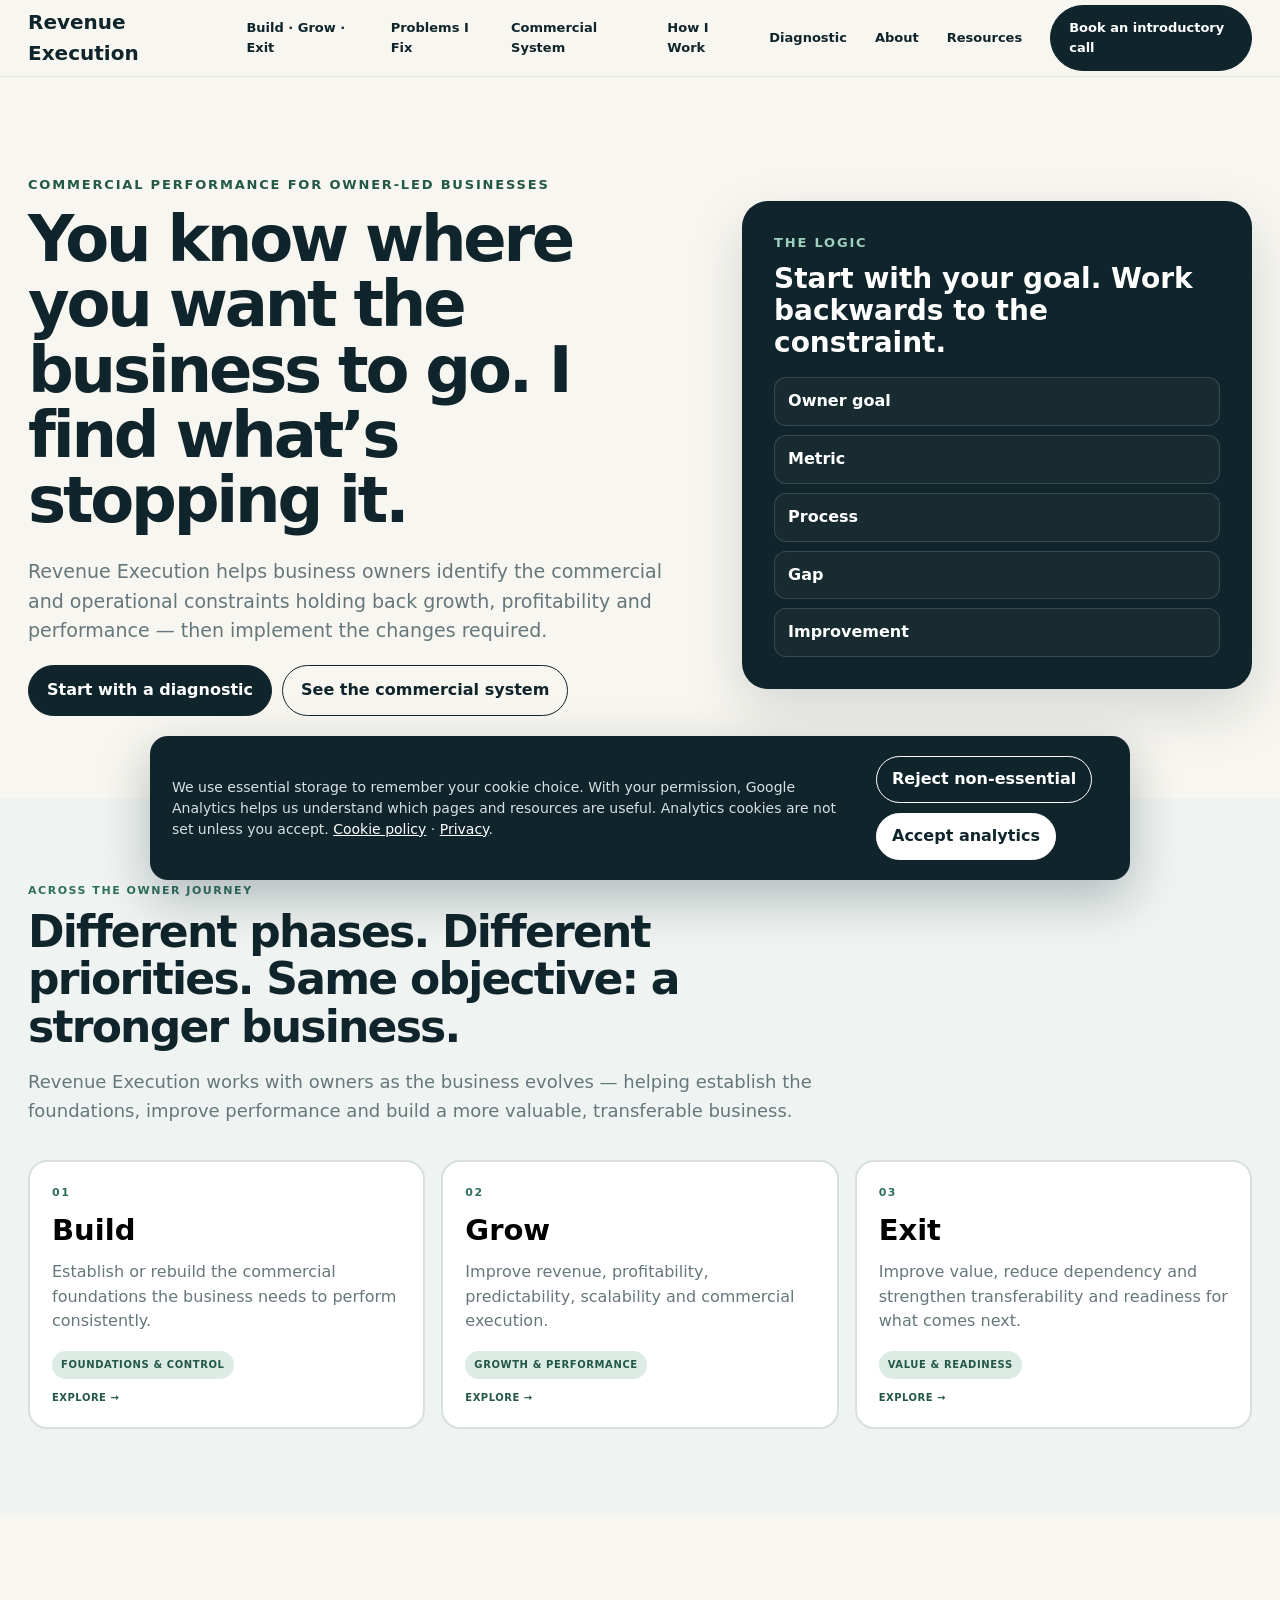
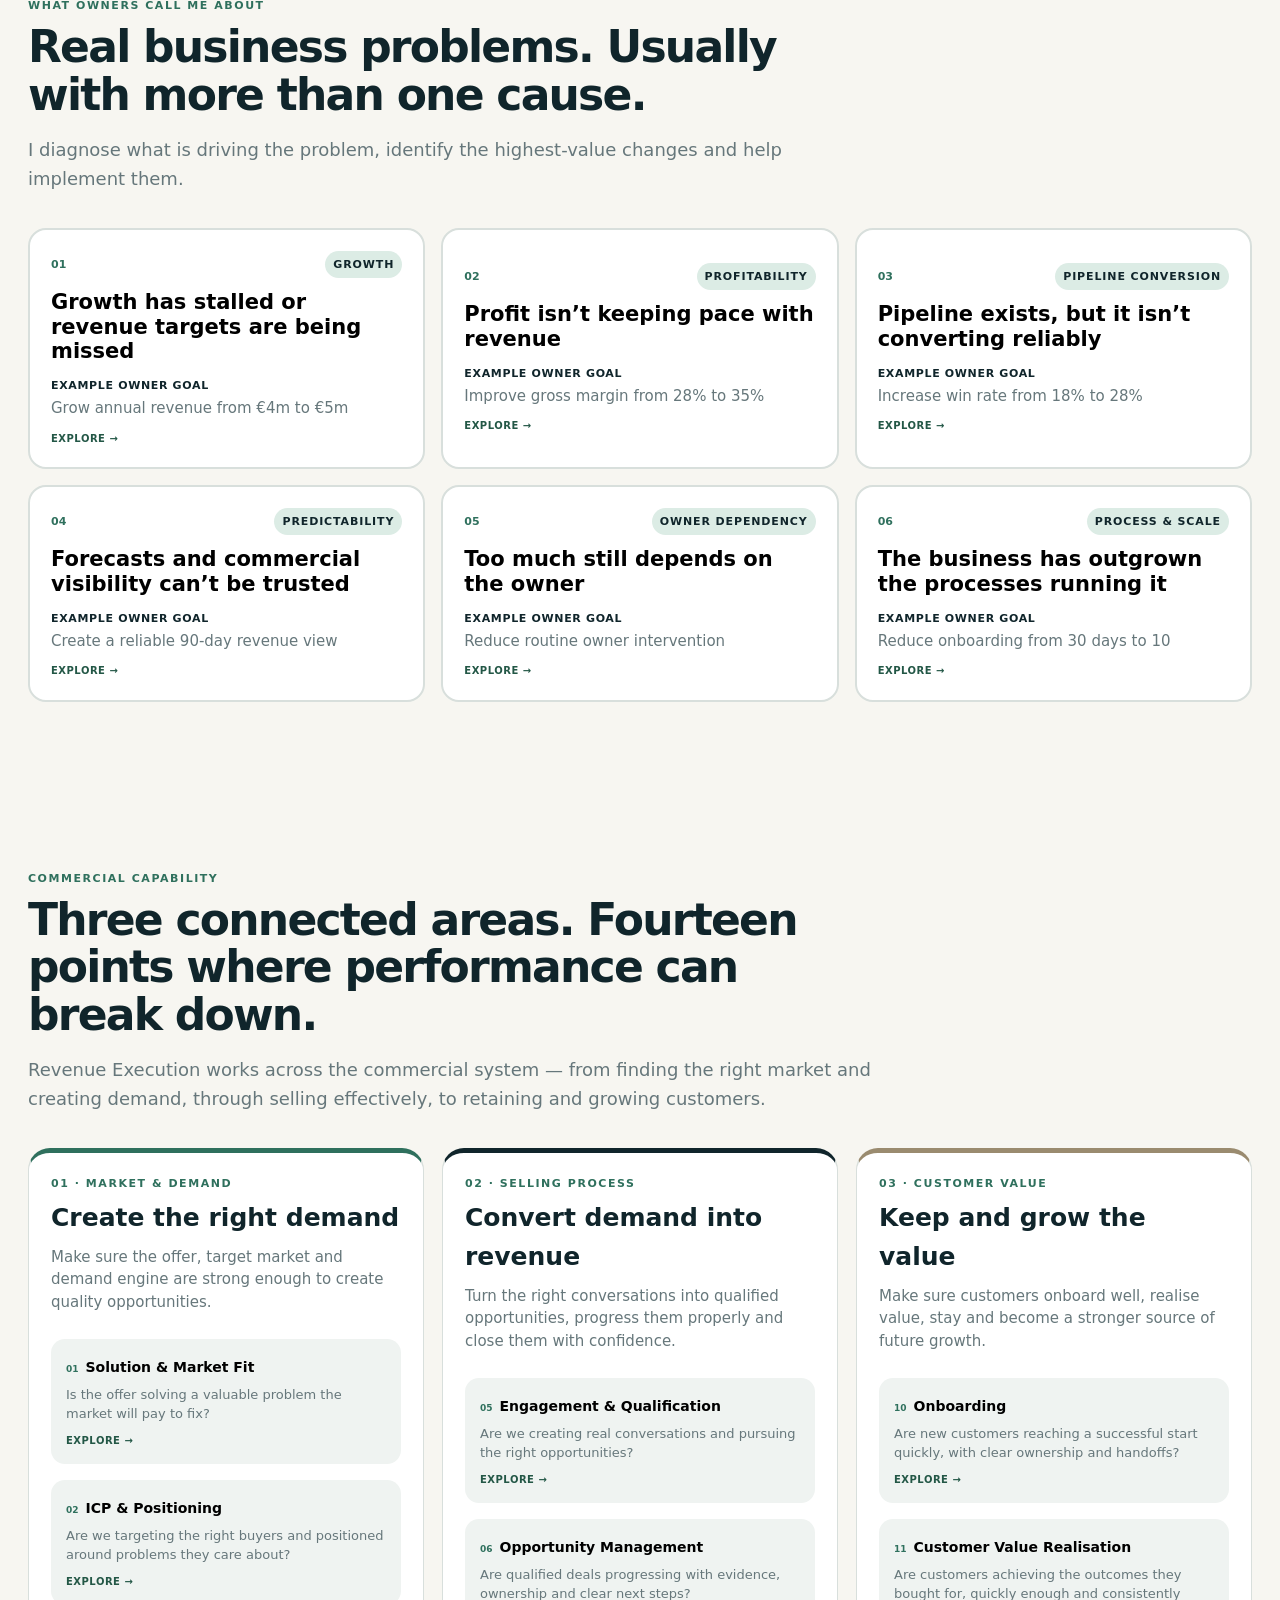
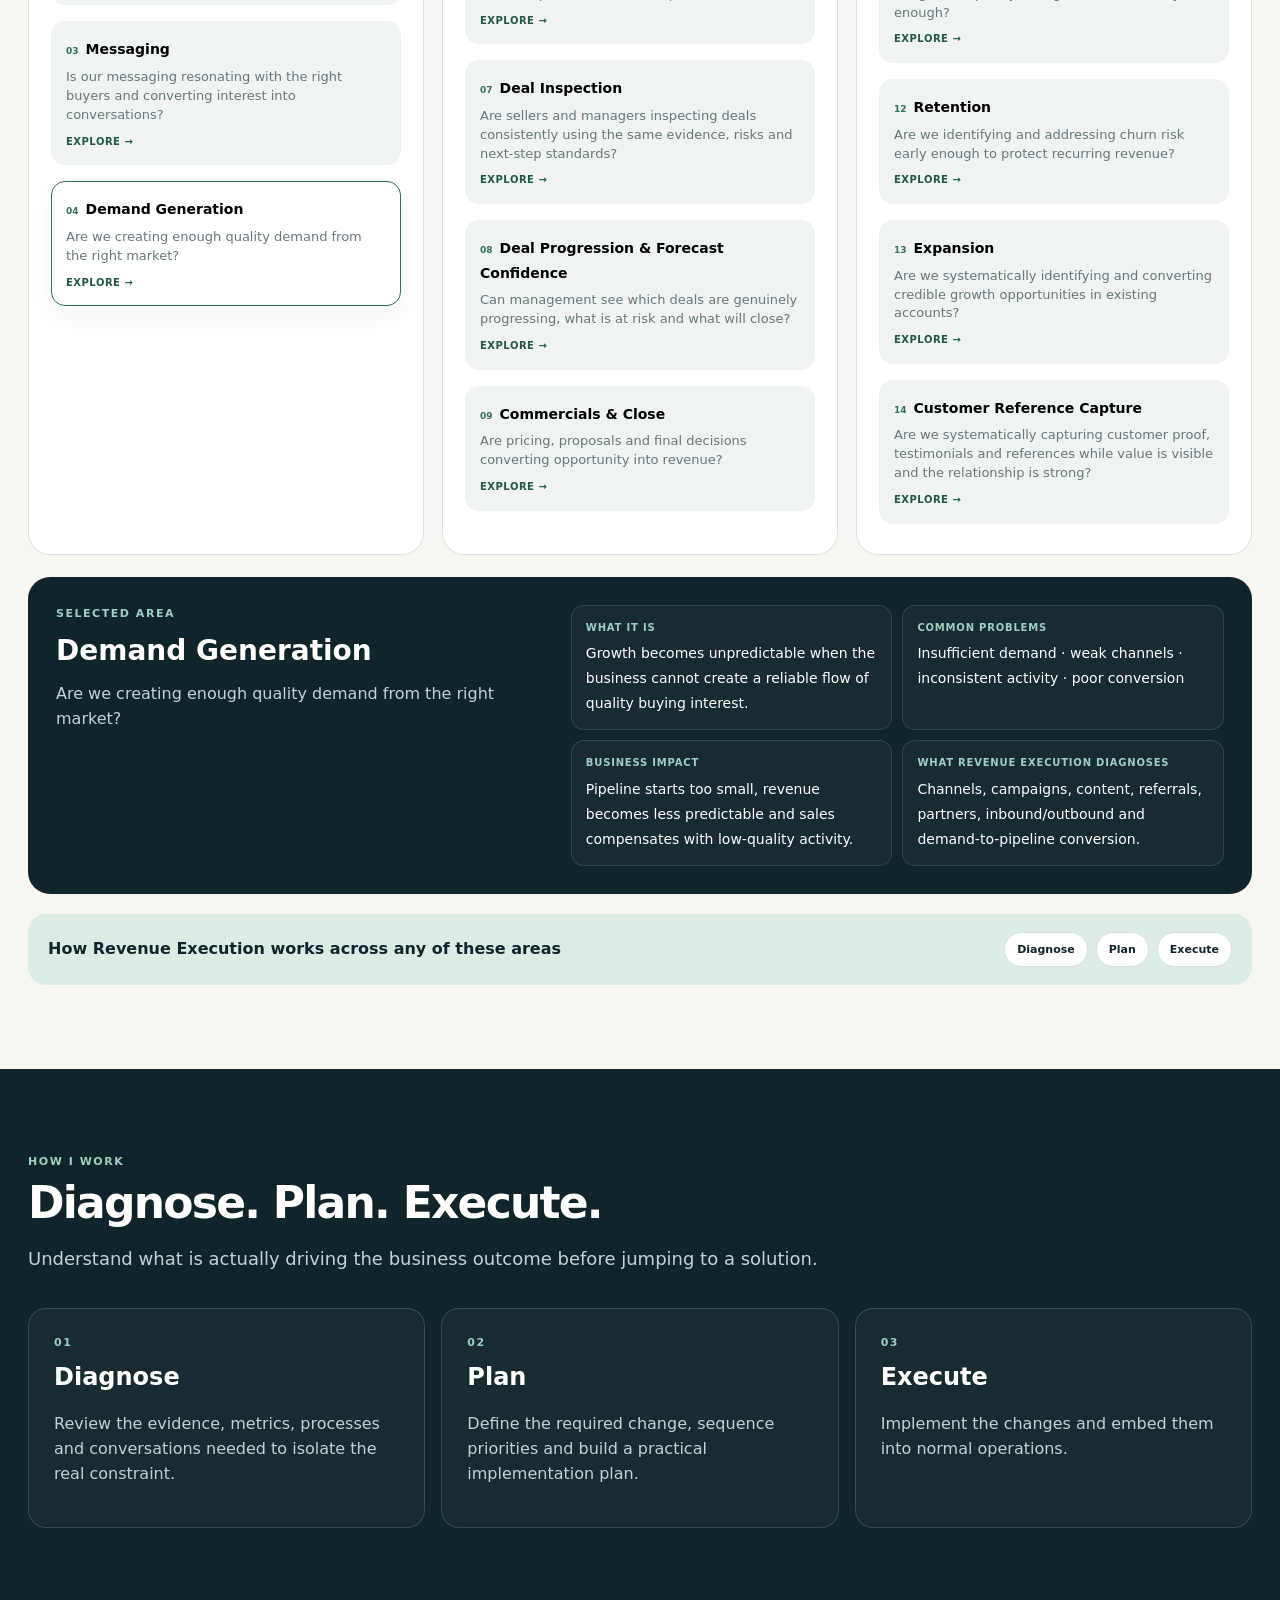
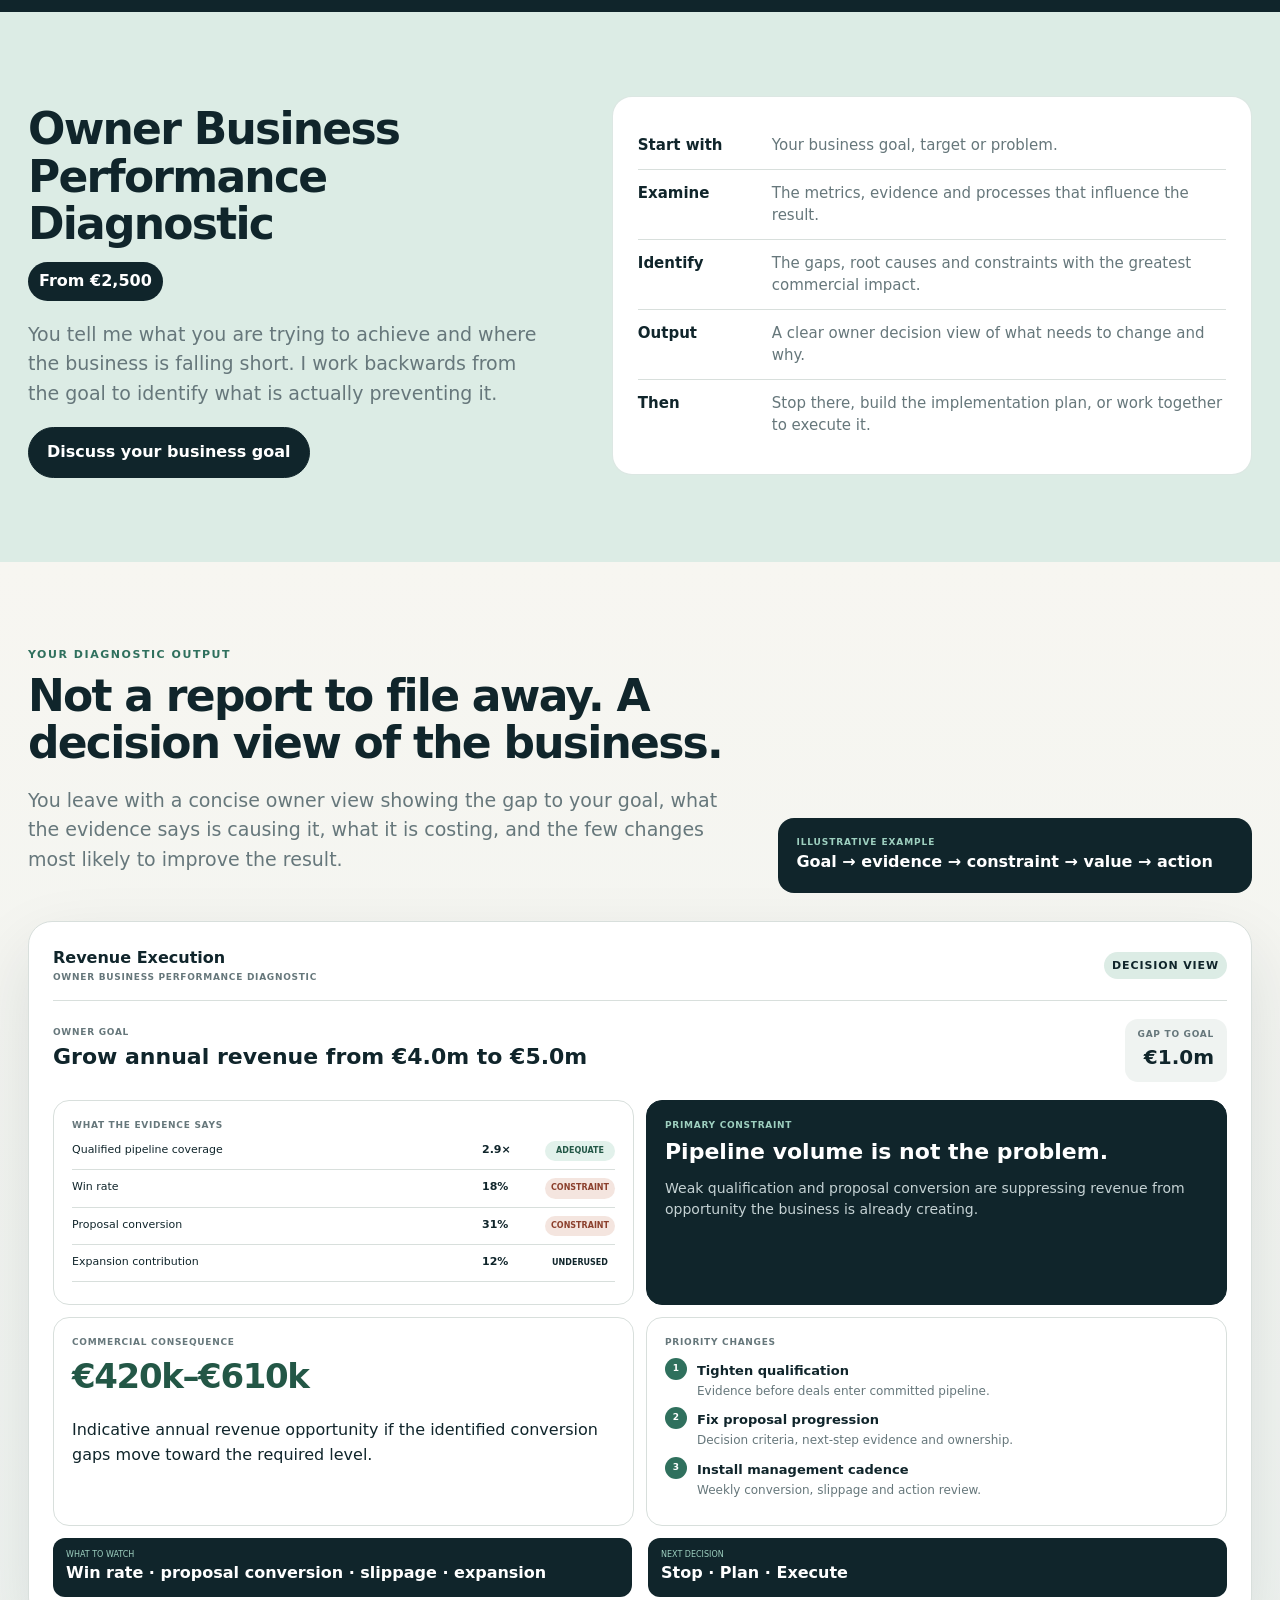
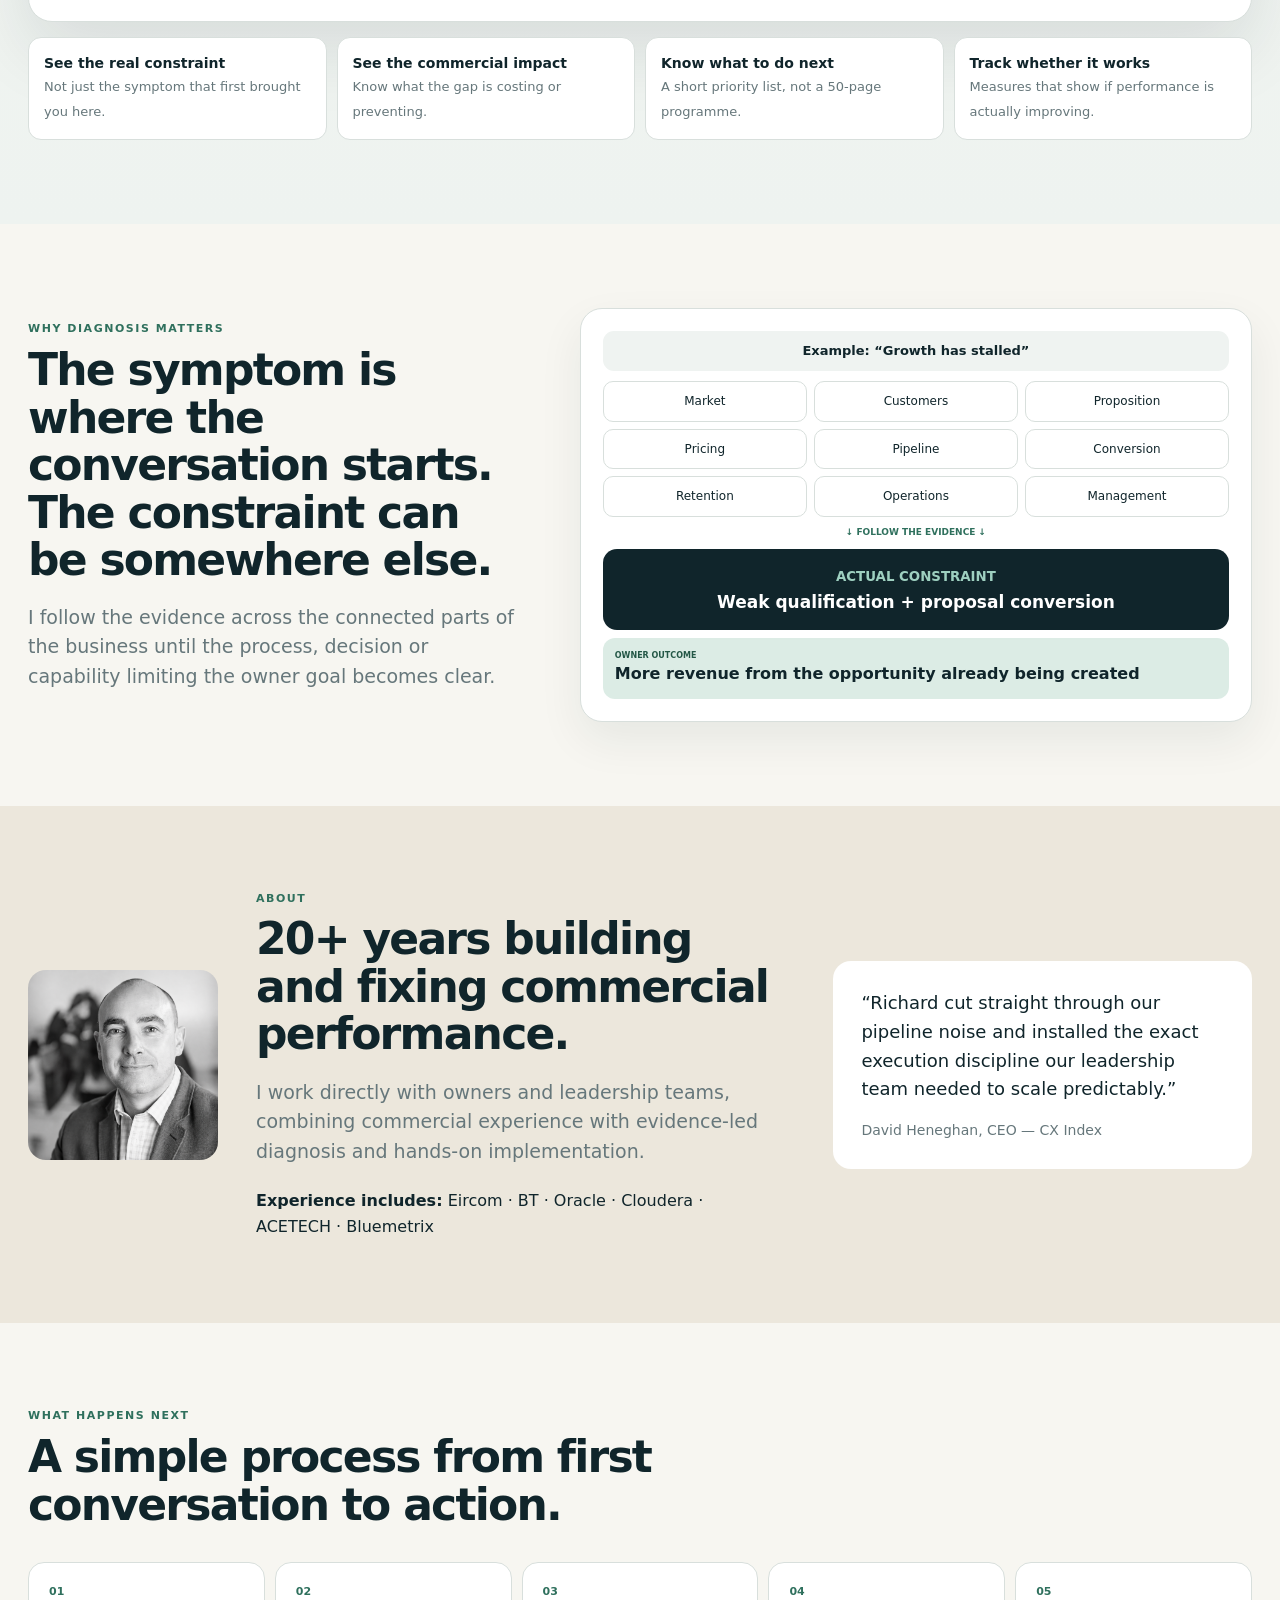
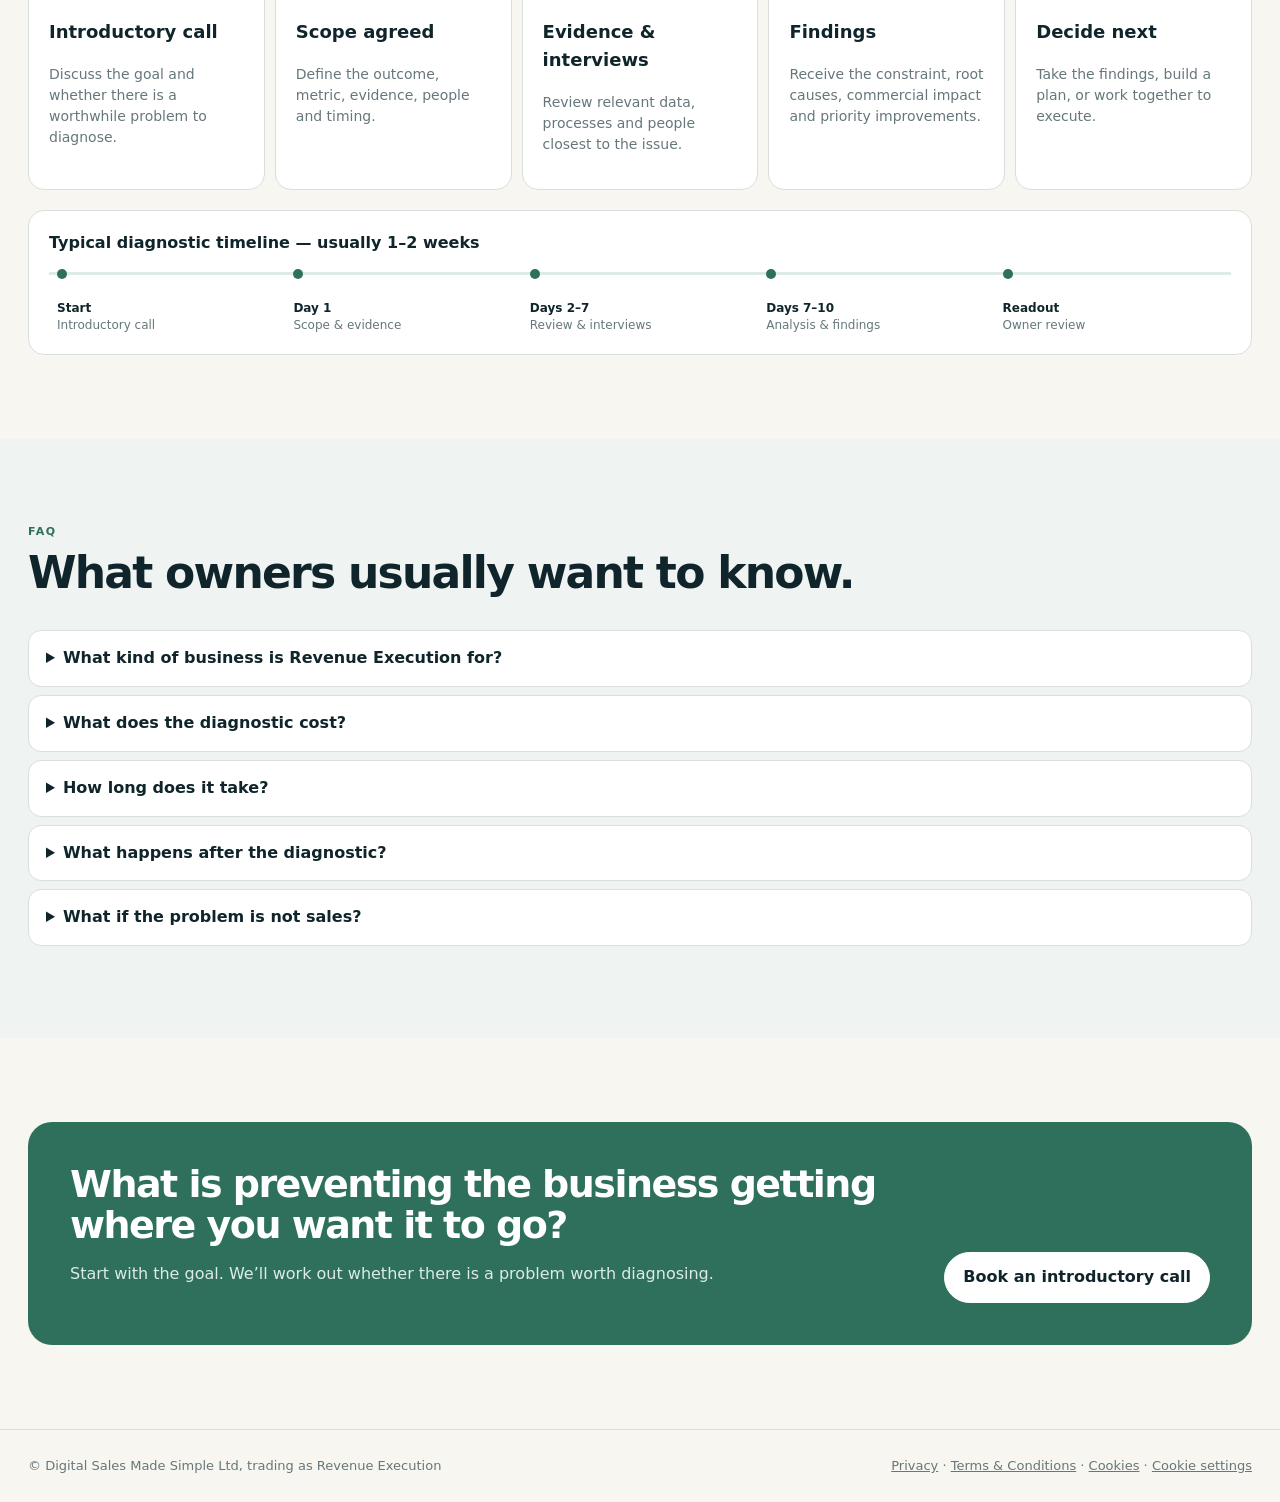
<file: index.html>
<!doctype html>
<!-- Revenue Execution Owner Website V23 -->
<html lang="en">
<head>
<meta charset="utf-8">
<meta name="viewport" content="width=device-width,initial-scale=1">
<meta name="description" content="Revenue Execution helps business owners identify what is preventing the business achieving its goals, determine what needs to change, and implement the commercial and operational improvements required.">
<title>Revenue Execution — Commercial Performance for Owner-Led Businesses</title>
<style>
:root{--i:#10252b;--p:#f7f6f1;--w:#fff;--m:#dcece5;--g:#2f705d;--g2:#235746;--x:#66777b;--l:#d8dfdc;--s:#eff3f1;--a:#ece7dc}
*{box-sizing:border-box}html{scroll-behavior:smooth}body{margin:0;background:var(--p);color:var(--i);font-family:Inter,system-ui,sans-serif;line-height:1.55}
a{color:inherit;text-decoration:none}.wrap{max-width:1320px;margin:auto;padding:0 28px}
nav{position:sticky;top:0;z-index:20;background:#f7f6f1f2;border-bottom:1px solid #10252b12;backdrop-filter:blur(12px)}
.nav{min-height:76px;display:flex;align-items:center;justify-content:space-between;gap:18px}.brand{font-weight:900;font-size:20px}.links{display:flex;align-items:center;gap:28px;font-size:13px;font-weight:750}
.btn{display:inline-flex;padding:12px 18px;border-radius:999px;background:var(--i);color:#fff;font-weight:800;border:1px solid var(--i)}.btn.alt{background:transparent;color:var(--i)}
section{padding:84px 0}.ey{font-size:11px;text-transform:uppercase;letter-spacing:.14em;color:var(--g);font-weight:900}.hero .ey{font-size:13px;color:var(--g2)}
h1{font-size:64px;line-height:1.02;letter-spacing:-.05em;margin:12px 0 24px}h2{font-size:44px;line-height:1.08;letter-spacing:-.04em;margin:9px 0 14px}
.lead{font-size:19px;color:var(--x);max-width:780px}.hero{padding:98px 0 82px}.hero-grid{display:grid;grid-template-columns:1.12fr .88fr;gap:65px;align-items:center}
.hero-card{background:var(--i);color:#fff;border-radius:26px;padding:32px;box-shadow:0 22px 55px #10252b25}.hero-card h3{font-size:28px;line-height:1.15;margin:9px 0 18px}
.logic{display:grid;gap:9px}.logic span{border:1px solid #ffffff25;border-radius:12px;padding:11px 13px;background:#ffffff08;font-weight:750}
.actions{display:flex;gap:10px;flex-wrap:wrap}.head{max-width:850px;margin-bottom:34px}.head p{color:var(--x);font-size:18px;line-height:1.6}

.journey{background:var(--s)}.journey-grid{display:grid;grid-template-columns:repeat(3,1fr);gap:16px}
.journey-card{width:100%;background:#fff;border:2px solid var(--l);border-radius:19px;padding:22px;min-height:190px;text-align:left;font:inherit;cursor:pointer;transition:.18s}.journey-card:hover,.journey-card.active{border-color:var(--g);transform:translateY(-2px);box-shadow:0 10px 24px #10252b0d}
.journey-card h3{font-size:29px;margin:7px 0}.journey-card p{color:var(--x);margin:0}.tag{display:inline-block;margin-top:17px;background:var(--m);color:var(--g2);padding:6px 9px;border-radius:999px;font-size:10px;font-weight:900;text-transform:uppercase;letter-spacing:.06em}.card-explore{display:block;margin-top:11px;font-size:10px;font-weight:900;color:var(--g2);text-transform:uppercase;letter-spacing:.05em}

.issues{display:grid;grid-template-columns:repeat(3,1fr);gap:16px}.issue{width:100%;background:#fff;border:2px solid var(--l);border-radius:18px;padding:21px;min-height:180px;transition:.18s;text-align:left;font:inherit;cursor:pointer}
.issue:hover,.issue.active{border-color:var(--g);transform:translateY(-2px);box-shadow:0 10px 24px #10252b0d}.top{display:flex;justify-content:space-between;gap:10px;align-items:center}.num{font-size:11px;font-weight:900;color:var(--g)}
.cat{font-size:11px;text-transform:uppercase;letter-spacing:.08em;background:var(--m);color:var(--i);padding:5px 8px;border-radius:999px;font-weight:900}.goal-label{display:block;margin:13px 0 3px;font-size:11px;text-transform:uppercase;letter-spacing:.06em;color:var(--i);font-weight:900}.issue h3{font-size:21px;line-height:1.18;margin:12px 0 8px}.issue p{font-size:15px;line-height:1.5;color:var(--x);margin:0}

.contextdetail{display:none;margin-top:18px;background:#fff;color:var(--i);border:1px solid var(--l);border-radius:18px;padding:22px;grid-template-columns:.8fr 1.2fr;gap:22px;box-shadow:0 12px 28px #10252b0b}.contextdetail.visible{display:grid}
.contextdetail h3{font-size:24px;margin:6px 0 8px}.contextdetail p{color:var(--x);margin:0}.contextdetail .ey{font-size:13px;color:var(--i)!important;letter-spacing:.1em}.contextdetail .goal-label{font-size:12px;color:var(--i)!important;letter-spacing:.06em}.contextgrid{display:grid;grid-template-columns:1fr 1fr;gap:9px}
.contextbox{border:1px solid var(--l);background:var(--s);border-radius:12px;padding:13px}.contextbox b{display:block;font-size:12px;text-transform:uppercase;letter-spacing:.07em;color:var(--g2);margin-bottom:5px}.contextbox span{font-size:14px;line-height:1.5;color:var(--i)}

.commercial{background:var(--p)}.zones{display:grid;grid-template-columns:repeat(3,1fr);gap:18px}
.zone{background:#fff;border:1px solid var(--l);border-radius:22px;padding:22px}.zone.market{border-top:5px solid var(--g)}.zone.sell{border-top:5px solid var(--i)}.zone.customer{border-top:5px solid #9a8b6f}
.zone h3{font-size:25px;margin:7px 0 8px}.zone p{font-size:15px;line-height:1.5;margin:0 0 18px;color:var(--x)}
.stage{width:100%;background:var(--s);border:1px solid transparent;border-radius:14px;padding:15px 14px;margin:8px 0;text-align:left;cursor:pointer;font:inherit;transition:.18s}
.stage:hover,.stage.active{background:#fff;border-color:var(--g);box-shadow:0 10px 24px #10252b0d}.stage .n{font-size:9px;font-weight:900;color:var(--g);margin-right:7px}.stage b{font-size:14px}
.stage small{display:block;color:var(--x);font-size:13px;margin-top:6px;line-height:1.45}.stage .explore{display:block;margin-top:9px;font-size:10px;font-weight:900;color:var(--g2);text-transform:uppercase;letter-spacing:.05em}
.comdetail{margin-top:22px;background:var(--i);color:#fff;border-radius:22px;padding:28px;display:grid;grid-template-columns:.85fr 1.15fr;gap:32px}
.comdetail h3{font-size:28px;margin:7px 0 10px}.comdetail p{color:#c5d2d4;margin:0}.detailgrid{display:grid;grid-template-columns:1fr 1fr;gap:10px}
.box{border:1px solid #ffffff20;background:#ffffff08;border-radius:13px;padding:14px}.box b{display:block;font-size:10px;text-transform:uppercase;letter-spacing:.08em;color:#9ed0c0;margin-bottom:6px}.box span{font-size:14px;line-height:1.5}
.methodbar{margin-top:20px;background:var(--m);border-radius:18px;padding:18px 20px;display:flex;justify-content:space-between;gap:20px;align-items:center}
.methodsteps{display:flex;gap:8px;flex-wrap:wrap}.methodsteps span{background:#fff;border:1px solid var(--l);border-radius:999px;padding:8px 12px;font-size:11px;font-weight:850}

.method{background:var(--i);color:#fff}.steps{display:grid;grid-template-columns:repeat(3,1fr);gap:16px}.step{border:1px solid #ffffff25;border-radius:18px;padding:25px;background:#ffffff08}
.step h3{font-size:24px;margin:8px 0}.step p{color:#c5d2d4}

.diagnostic{background:var(--m)}.diag{display:grid;grid-template-columns:.9fr 1.1fr;gap:60px;align-items:start}.price{display:inline-block;background:var(--i);color:#fff;padding:7px 11px;border-radius:999px;font-weight:850}
.diagbox{background:#fff;border:1px solid #2f705d2b;border-radius:20px;padding:25px}.row{display:grid;grid-template-columns:120px 1fr;gap:14px;padding:12px 0;border-bottom:1px solid var(--l);font-size:15px;line-height:1.5}.row:last-child{border:0}.row span{color:var(--x)}

.output{background:linear-gradient(180deg,var(--p),#eef3f0)}.outhead{display:grid;grid-template-columns:1.2fr .8fr;gap:40px;align-items:end;margin-bottom:28px}
.promise{background:var(--i);color:#fff;border-radius:16px;padding:18px}.promise span{display:block;font-size:9px;text-transform:uppercase;letter-spacing:.1em;color:#9ed0c0;font-weight:900}
.dashboard{background:#fff;border:1px solid var(--l);border-radius:24px;padding:24px;box-shadow:0 28px 70px #10252b1c}.bar,.goal,.foot{display:flex;justify-content:space-between;gap:16px;align-items:center}
.bar{padding-bottom:15px;border-bottom:1px solid var(--l)}.goal{padding:18px 0}.goal strong{font-size:22px}.badge{background:var(--s);padding:9px 13px;border-radius:13px;text-align:right}
.badge span,.label{display:block;font-size:9px;text-transform:uppercase;letter-spacing:.08em;color:var(--x);font-weight:900}.badge b{font-size:20px}.dashgrid{display:grid;grid-template-columns:1fr 1fr;gap:12px}
.card{border:1px solid var(--l);border-radius:16px;padding:18px;min-height:205px}.metric{display:grid;grid-template-columns:1fr 55px 70px;gap:8px;padding:8px 0;border-bottom:1px solid var(--l);font-size:11px}
.metric em{font-style:normal;font-size:8px;font-weight:900;text-transform:uppercase;text-align:center;padding:4px;border-radius:999px}.ok{background:#e2f1eb;color:var(--g2)}.bad{background:#f4e5df;color:#8b3f2c}
.rootcard{background:var(--i);color:#fff;border-color:var(--i)}.rootcard .label{color:#9ed0c0}.rootcard h3{font-size:22px;line-height:1.15;margin:6px 0}.rootcard p{font-size:14px;line-height:1.5;color:#c5d2d4}
.value{font-size:34px;font-weight:900;color:var(--g2);letter-spacing:-.04em}.action{display:grid;grid-template-columns:24px 1fr;gap:8px;margin:8px 0}.action i{font-style:normal;width:22px;height:22px;border-radius:50%;display:grid;place-items:center;background:var(--g);color:#fff;font-size:9px;font-weight:900}
.action b{font-size:13px}.action span{display:block;font-size:12px;line-height:1.4;color:var(--x)}.foot{margin-top:12px}.foot div{flex:1;background:var(--i);color:#fff;border-radius:12px;padding:11px 13px}.foot span{display:block;color:#9ed0c0;font-size:8px;text-transform:uppercase}
.benefits{display:grid;grid-template-columns:repeat(4,1fr);gap:10px;margin-top:15px}.benefits div{background:#fff;border:1px solid var(--l);border-radius:13px;padding:15px}.benefits b{display:block;font-size:14px}.benefits span{font-size:13px;line-height:1.45;color:var(--x)}

.constraint{display:grid;grid-template-columns:.85fr 1.15fr;gap:55px;align-items:center}.map{background:#fff;border:1px solid var(--l);border-radius:22px;padding:22px;box-shadow:0 18px 45px #10252b12}
.symptom{text-align:center;background:var(--s);padding:10px;border-radius:11px;font-weight:850;font-size:13px}.lanes{display:grid;gap:7px;margin-top:10px}.lane{display:grid;grid-template-columns:repeat(3,1fr);gap:7px}
.lane span{border:1px solid var(--l);border-radius:10px;padding:10px;text-align:center;font-size:12px}.arrow{text-align:center;color:var(--g);font-size:9px;font-weight:900;text-transform:uppercase;padding:9px}
.focus{background:var(--i);color:#fff;border-radius:14px;padding:15px;text-align:center}.focus small{color:#9ed0c0;text-transform:uppercase;font-weight:900}.focus strong{display:block;font-size:17px}.result{background:var(--m);border-radius:12px;padding:12px;margin-top:8px}.result span{display:block;font-size:8px;text-transform:uppercase;color:var(--g2);font-weight:900}

.proof{background:var(--a)}.proofgrid{display:grid;grid-template-columns:minmax(0,1.35fr) minmax(320px,.75fr);gap:52px;align-items:center}.about{display:grid;grid-template-columns:190px minmax(0,1fr);gap:38px;align-items:center}.about img{width:190px;aspect-ratio:1;object-fit:cover;border-radius:18px}.about h2{margin:8px 0 20px;max-width:560px}.about .lead{margin:0 0 22px;max-width:620px}.about p:last-child{margin:0;line-height:1.6}
blockquote{margin:0;background:#fff;border-radius:18px;padding:28px;font-size:18px;line-height:1.6}blockquote small{display:block;margin-top:16px;color:var(--x);font-size:14px;line-height:1.45}

.process{display:grid;grid-template-columns:repeat(5,1fr);gap:10px}.pc{background:#fff;border:1px solid var(--l);border-radius:16px;padding:20px;min-height:190px}.pc h3{font-size:18px}.pc p{font-size:14px;line-height:1.5;color:var(--x)}
.timeline{margin-top:20px;background:#fff;border:1px solid var(--l);border-radius:16px;padding:20px}.track{display:grid;grid-template-columns:repeat(5,1fr);margin-top:16px}.t{padding:25px 8px 0;border-top:3px solid var(--m);font-size:12px;line-height:1.4;position:relative}
.t:before{content:"";position:absolute;top:-6px;width:10px;height:10px;border-radius:50%;background:var(--g)}.t span{display:block;color:var(--x)}

.faq{background:var(--s)}details{background:#fff;border:1px solid var(--l);border-radius:13px;padding:0 17px;margin:8px 0}summary{cursor:pointer;font-weight:800;padding:15px 0}details p{color:var(--x);font-size:15px;line-height:1.55}
.cta{background:var(--g);color:#fff;border-radius:24px;padding:42px;display:flex;justify-content:space-between;gap:25px;align-items:end}.cta h2{font-size:38px;margin:0}.cta p{color:#dcebe6}.cta .btn{background:#fff;color:var(--i);border-color:#fff;white-space:nowrap}
footer{padding:26px 0;border-top:1px solid var(--l);font-size:13px;color:var(--x)}.footer{display:flex;justify-content:space-between;gap:15px;flex-wrap:wrap}.footer a{text-decoration:underline}

@media(max-width:980px){
.hero-grid,.diag,.outhead,.constraint,.proofgrid,.comdetail,.contextdetail{grid-template-columns:1fr}
.issues,.steps{grid-template-columns:1fr 1fr}.journey-grid,.zones{grid-template-columns:1fr}.benefits,.process{grid-template-columns:1fr 1fr}
.links a:not(.btn){display:none}h1{font-size:48px}
}
@media(max-width:650px){
.wrap{padding:0 19px}.issues,.steps,.benefits,.process,.dashgrid,.detailgrid,.contextgrid{grid-template-columns:1fr}
.bar,.goal,.foot,.cta,.methodbar{align-items:flex-start;flex-direction:column}.foot div{width:100%}.about{grid-template-columns:1fr}
.track{grid-template-columns:1fr}.t{border-top:0;border-left:3px solid var(--m);padding:4px 0 14px 18px}.t:before{top:4px;left:-6px}.row{grid-template-columns:1fr}.lane{grid-template-columns:1fr}h1{font-size:39px}
}
.links a:not(.btn){transition:color .18s ease,opacity .18s ease}
.links a:not(.btn):hover{color:var(--g);opacity:.88}

</style>
<link rel="icon" type="image/png" href="/favicon.png?v=20">
<link rel="apple-touch-icon" href="/favicon.png?v=20">
</head>
<body>

<nav><div class="wrap nav">
<a class="brand" href="#top">Revenue Execution</a>
<div class="links">
<a href="#journey">Build · Grow · Exit</a>
<a href="#issues">Problems I Fix</a>
<a href="#commercial">Commercial System</a>
<a href="#method">How I Work</a>
<a href="#diagnostic">Diagnostic</a>
<a href="#about">About</a>
 <a href="resources/">Resources</a>
<a class="btn" href="https://calendar.app.google/mh5X91ErPgUXtCqR7" target="_blank">Book an introductory call</a>
</div></div></nav>

<header class="hero" id="top"><div class="wrap hero-grid">
<div>
<div class="ey">Commercial performance for owner-led businesses</div>
<h1>You know where you want the business to go. I find what’s stopping it.</h1>
<p class="lead">Revenue Execution helps business owners identify the commercial and operational constraints holding back growth, profitability and performance — then implement the changes required.</p>
<div class="actions"><a class="btn" href="#diagnostic">Start with a diagnostic</a><a class="btn alt" href="#commercial">See the commercial system</a></div>
</div>
<div class="hero-card">
<div class="ey" style="color:#9ed0c0">The logic</div>
<h3>Start with your goal. Work backwards to the constraint.</h3>
<div class="logic"><span>Owner goal</span><span>Metric</span><span>Process</span><span>Gap</span><span>Improvement</span></div>
</div>
</div></header>

<section class="journey" id="journey"><div class="wrap">
<div class="head"><div class="ey">Across the owner journey</div><h2>Different phases. Different priorities. Same objective: a stronger business.</h2>
<p>Revenue Execution works with owners as the business evolves — helping establish the foundations, improve performance and build a more valuable, transferable business.</p></div>
<div class="journey-grid">
<button class="journey-card" data-journey="0"><div class="ey">01</div><h3>Build</h3><p>Establish or rebuild the commercial foundations the business needs to perform consistently.</p><span class="tag">Foundations & control</span><span class="card-explore">Explore →</span></button>
<button class="journey-card grow" data-journey="1"><div class="ey">02</div><h3>Grow</h3><p>Improve revenue, profitability, predictability, scalability and commercial execution.</p><span class="tag">Current focus</span><span class="card-explore">Explore →</span></button>
<button class="journey-card" data-journey="2"><div class="ey">03</div><h3>Exit</h3><p>Improve value, reduce dependency and strengthen transferability and readiness for what comes next.</p><span class="tag">Value & readiness</span><span class="card-explore">Explore →</span></button>
</div>
<div class="contextdetail" id="journeyDetail"></div>
</div></section>

<section id="issues"><div class="wrap">
<div class="head"><div class="ey">What owners call me about</div><h2>Real business problems. Usually with more than one cause.</h2>
<p>I diagnose what is driving the problem, identify the highest-value changes and help implement them.</p></div>
<div class="issues" id="issuesGrid"></div>
<div class="contextdetail" id="issueDetail"></div>
</div></section>

<section class="commercial" id="commercial"><div class="wrap">
<div class="head"><div class="ey">Commercial capability</div><h2>Three connected areas. Fourteen points where performance can break down.</h2>
<p>Revenue Execution works across the commercial system — from finding the right market and creating demand, through selling effectively, to retaining and growing customers.</p></div>

<div class="zones">
<div class="zone market">
<div class="ey">01 · Market & Demand</div><h3>Create the right demand</h3>
<p>Make sure the offer, target market and demand engine are strong enough to create quality opportunities.</p>
<button class="stage" data-i="0"><span class="n">01</span><b>Solution & Market Fit</b><small>Is the offer solving a valuable problem the market will pay to fix?</small><span class="explore">Explore →</span></button>
<button class="stage" data-i="1"><span class="n">02</span><b>ICP & Positioning</b><small>Are we targeting the right buyers and positioned around problems they care about?</small><span class="explore">Explore →</span></button>
<button class="stage" data-i="2"><span class="n">03</span><b>Messaging</b><small>Is our messaging resonating with the right buyers and converting interest into conversations?</small><span class="explore">Explore →</span></button>
<button class="stage" data-i="3"><span class="n">04</span><b>Demand Generation</b><small>Are we creating enough quality demand from the right market?</small><span class="explore">Explore →</span></button>
</div>

<div class="zone sell">
<div class="ey">02 · Selling Process</div><h3>Convert demand into revenue</h3>
<p>Turn the right conversations into qualified opportunities, progress them properly and close them with confidence.</p>
<button class="stage" data-i="4"><span class="n">05</span><b>Engagement & Qualification</b><small>Are we creating real conversations and pursuing the right opportunities?</small><span class="explore">Explore →</span></button>
<button class="stage" data-i="5"><span class="n">06</span><b>Opportunity Management</b><small>Are qualified deals progressing with evidence, ownership and clear next steps?</small><span class="explore">Explore →</span></button>
<button class="stage" data-i="6"><span class="n">07</span><b>Deal Inspection</b><small>Are sellers and managers inspecting deals consistently using the same evidence, risks and next-step standards?</small><span class="explore">Explore →</span></button>
<button class="stage" data-i="7"><span class="n">08</span><b>Deal Progression & Forecast Confidence</b><small>Can management see which deals are genuinely progressing, what is at risk and what will close?</small><span class="explore">Explore →</span></button>
<button class="stage" data-i="8"><span class="n">09</span><b>Commercials & Close</b><small>Are pricing, proposals and final decisions converting opportunity into revenue?</small><span class="explore">Explore →</span></button>
</div>

<div class="zone customer">
<div class="ey">03 · Customer Value</div><h3>Keep and grow the value</h3>
<p>Make sure customers onboard well, realise value, stay and become a stronger source of future growth.</p>
<button class="stage" data-i="9"><span class="n">10</span><b>Onboarding</b><small>Are new customers reaching a successful start quickly, with clear ownership and handoffs?</small><span class="explore">Explore →</span></button>
<button class="stage" data-i="10"><span class="n">11</span><b>Customer Value Realisation</b><small>Are customers achieving the outcomes they bought for, quickly enough and consistently enough?</small><span class="explore">Explore →</span></button>
<button class="stage" data-i="11"><span class="n">12</span><b>Retention</b><small>Are we identifying and addressing churn risk early enough to protect recurring revenue?</small><span class="explore">Explore →</span></button>
<button class="stage" data-i="12"><span class="n">13</span><b>Expansion</b><small>Are we systematically identifying and converting credible growth opportunities in existing accounts?</small><span class="explore">Explore →</span></button>
<button class="stage" data-i="13"><span class="n">14</span><b>Customer Reference Capture</b><small>Are we systematically capturing customer proof, testimonials and references while value is visible and the relationship is strong?</small><span class="explore">Explore →</span></button>
</div>
</div>

<div class="comdetail" id="comdetail"></div>
<div class="methodbar"><strong>How Revenue Execution works across any of these areas</strong><div class="methodsteps"><span>Diagnose</span><span>Plan</span><span>Execute</span></div></div>
</div></section>

<section class="method" id="method"><div class="wrap">
<div class="head"><div class="ey" style="color:#9ed0c0">How I work</div><h2>Diagnose. Plan. Execute.</h2>
<p style="color:#c5d2d4">Understand what is actually driving the business outcome before jumping to a solution.</p></div>
<div class="steps">
<div class="step"><div class="ey" style="color:#9ed0c0">01</div><h3>Diagnose</h3><p>Review the evidence, metrics, processes and conversations needed to isolate the real constraint.</p></div>
<div class="step"><div class="ey" style="color:#9ed0c0">02</div><h3>Plan</h3><p>Define the required change, sequence priorities and build a practical implementation plan.</p></div>
<div class="step"><div class="ey" style="color:#9ed0c0">03</div><h3>Execute</h3><p>Implement the changes and embed them into normal operations.</p></div>
</div>
</div></section>

<section class="diagnostic" id="diagnostic"><div class="wrap diag">
<div><h2>Owner Business Performance Diagnostic</h2><div class="price">From €2,500</div>
<p class="lead">You tell me what you are trying to achieve and where the business is falling short. I work backwards from the goal to identify what is actually preventing it.</p>
<a class="btn" href="https://calendar.app.google/mh5X91ErPgUXtCqR7" target="_blank">Discuss your business goal</a></div>
<div class="diagbox">
<div class="row"><b>Start with</b><span>Your business goal, target or problem.</span></div>
<div class="row"><b>Examine</b><span>The metrics, evidence and processes that influence the result.</span></div>
<div class="row"><b>Identify</b><span>The gaps, root causes and constraints with the greatest commercial impact.</span></div>
<div class="row"><b>Output</b><span>A clear owner decision view of what needs to change and why.</span></div>
<div class="row"><b>Then</b><span>Stop there, build the implementation plan, or work together to execute it.</span></div>
</div>
</div></section>

<section class="output" id="output"><div class="wrap">
<div class="outhead"><div><div class="ey">Your diagnostic output</div><h2>Not a report to file away. A decision view of the business.</h2>
<p class="lead">You leave with a concise owner view showing the gap to your goal, what the evidence says is causing it, what it is costing, and the few changes most likely to improve the result.</p></div>
<div class="promise"><span>Illustrative example</span><strong>Goal → evidence → constraint → value → action</strong></div></div>

<div class="dashboard">
<div class="bar"><div><b>Revenue Execution</b><div class="label">Owner Business Performance Diagnostic</div></div><div class="cat">Decision view</div></div>
<div class="goal"><div><span class="label">Owner goal</span><strong>Grow annual revenue from €4.0m to €5.0m</strong></div><div class="badge"><span>Gap to goal</span><b>€1.0m</b></div></div>
<div class="dashgrid">
<div class="card"><div class="label">What the evidence says</div><div class="metric"><span>Qualified pipeline coverage</span><b>2.9×</b><em class="ok">Adequate</em></div><div class="metric"><span>Win rate</span><b>18%</b><em class="bad">Constraint</em></div><div class="metric"><span>Proposal conversion</span><b>31%</b><em class="bad">Constraint</em></div><div class="metric"><span>Expansion contribution</span><b>12%</b><em>Underused</em></div></div>
<div class="card rootcard"><div class="label">Primary constraint</div><h3>Pipeline volume is not the problem.</h3><p>Weak qualification and proposal conversion are suppressing revenue from opportunity the business is already creating.</p></div>
<div class="card"><div class="label">Commercial consequence</div><div class="value">€420k–€610k</div><p>Indicative annual revenue opportunity if the identified conversion gaps move toward the required level.</p></div>
<div class="card"><div class="label">Priority changes</div><div class="action"><i>1</i><div><b>Tighten qualification</b><span>Evidence before deals enter committed pipeline.</span></div></div><div class="action"><i>2</i><div><b>Fix proposal progression</b><span>Decision criteria, next-step evidence and ownership.</span></div></div><div class="action"><i>3</i><div><b>Install management cadence</b><span>Weekly conversion, slippage and action review.</span></div></div></div>
</div>
<div class="foot"><div><span>What to watch</span><b>Win rate · proposal conversion · slippage · expansion</b></div><div><span>Next decision</span><b>Stop · Plan · Execute</b></div></div>
</div>

<div class="benefits">
<div><b>See the real constraint</b><span>Not just the symptom that first brought you here.</span></div>
<div><b>See the commercial impact</b><span>Know what the gap is costing or preventing.</span></div>
<div><b>Know what to do next</b><span>A short priority list, not a 50-page programme.</span></div>
<div><b>Track whether it works</b><span>Measures that show if performance is actually improving.</span></div>
</div>
</div></section>

<section><div class="wrap constraint">
<div><div class="ey">Why diagnosis matters</div><h2>The symptom is where the conversation starts. The constraint can be somewhere else.</h2>
<p class="lead">I follow the evidence across the connected parts of the business until the process, decision or capability limiting the owner goal becomes clear.</p></div>
<div class="map"><div class="symptom">Example: “Growth has stalled”</div>
<div class="lanes"><div class="lane"><span>Market</span><span>Customers</span><span>Proposition</span></div><div class="lane"><span>Pricing</span><span>Pipeline</span><span>Conversion</span></div><div class="lane"><span>Retention</span><span>Operations</span><span>Management</span></div></div>
<div class="arrow">↓ follow the evidence ↓</div><div class="focus"><small>Actual constraint</small><strong>Weak qualification + proposal conversion</strong></div>
<div class="result"><span>Owner outcome</span><b>More revenue from the opportunity already being created</b></div></div>
</div></section>

<section class="proof" id="about"><div class="wrap proofgrid">
<div class="about"><img src="richard-fox-bw.png" alt="Richard Fox, Revenue Execution"><div><div class="ey">About</div><h2>20+ years building and fixing commercial performance.</h2>
<p class="lead">I work directly with owners and leadership teams, combining commercial experience with evidence-led diagnosis and hands-on implementation.</p>
<p><b>Experience includes:</b> Eircom · BT · Oracle · Cloudera · ACETECH · Bluemetrix</p></div></div>
<blockquote>“Richard cut straight through our pipeline noise and installed the exact execution discipline our leadership team needed to scale predictably.”<small>David Heneghan, CEO — CX Index</small></blockquote>
</div></section>

<section id="process"><div class="wrap">
<div class="head"><div class="ey">What happens next</div><h2>A simple process from first conversation to action.</h2></div>
<div class="process">
<div class="pc"><div class="num">01</div><h3>Introductory call</h3><p>Discuss the goal and whether there is a worthwhile problem to diagnose.</p></div>
<div class="pc"><div class="num">02</div><h3>Scope agreed</h3><p>Define the outcome, metric, evidence, people and timing.</p></div>
<div class="pc"><div class="num">03</div><h3>Evidence & interviews</h3><p>Review relevant data, processes and people closest to the issue.</p></div>
<div class="pc"><div class="num">04</div><h3>Findings</h3><p>Receive the constraint, root causes, commercial impact and priority improvements.</p></div>
<div class="pc"><div class="num">05</div><h3>Decide next</h3><p>Take the findings, build a plan, or work together to execute.</p></div>
</div>
<div class="timeline"><b>Typical diagnostic timeline — usually 1–2 weeks</b><div class="track">
<div class="t"><b>Start</b><span>Introductory call</span></div><div class="t"><b>Day 1</b><span>Scope & evidence</span></div><div class="t"><b>Days 2–7</b><span>Review & interviews</span></div><div class="t"><b>Days 7–10</b><span>Analysis & findings</span></div><div class="t"><b>Readout</b><span>Owner review</span></div>
</div></div>
</div></section>

<section class="faq" id="faq"><div class="wrap">
<div class="head"><div class="ey">FAQ</div><h2>What owners usually want to know.</h2></div>
<details><summary>What kind of business is Revenue Execution for?</summary><p>Owner-led businesses where growth, profitability, predictability, owner dependency or process constraints are materially affecting performance.</p></details>
<details><summary>What does the diagnostic cost?</summary><p>The Owner Business Performance Diagnostic starts from €2,500. Final scope depends on the outcome, evidence available and processes examined.</p></details>
<details><summary>How long does it take?</summary><p>Typically 1–2 weeks, depending on scope and access to information and people.</p></details>
<details><summary>What happens after the diagnostic?</summary><p>You can stop with the findings, ask me to build the implementation plan, or engage Revenue Execution to help execute the changes.</p></details>
<details><summary>What if the problem is not sales?</summary><p>That is why the work starts with diagnosis. The constraint may sit in market fit, demand generation, pricing, retention, operations, management, process, data or execution.</p></details>
</div></section>

<section><div class="wrap"><div class="cta"><div><h2>What is preventing the business getting where you want it to go?</h2><p>Start with the goal. We’ll work out whether there is a problem worth diagnosing.</p></div>
<a class="btn" href="https://calendar.app.google/mh5X91ErPgUXtCqR7" target="_blank">Book an introductory call</a></div></div></section>

<footer><div class="wrap footer"><div>© Digital Sales Made Simple Ltd, trading as Revenue Execution</div><div><a href="privacy.html">Privacy</a> · <a href="terms.html">Terms &amp; Conditions</a></div></div></footer>

<script>
const issueData=[
['growth','Growth','Growth has stalled or revenue targets are being missed','Grow annual revenue from €4m to €5m'],
['profit','Profitability','Profit isn’t keeping pace with revenue','Improve gross margin from 28% to 35%'],
['pipeline','Pipeline Conversion','Pipeline exists, but it isn’t converting reliably','Increase win rate from 18% to 28%'],
['predict','Predictability','Forecasts and commercial visibility can’t be trusted','Create a reliable 90-day revenue view'],
['dependency','Owner Dependency','Too much still depends on the owner','Reduce routine owner intervention'],
['scale','Process & Scale','The business has outgrown the processes running it','Reduce onboarding from 30 days to 10']
];
const ig=document.getElementById('issuesGrid');
issueData.forEach((d,i)=>{ig.innerHTML+=`<button class="issue" data-issue="${i}"><div class="top"><span class="num">0${i+1}</span><span class="cat">${d[1]}</span></div><h3>${d[2]}</h3><span class="goal-label">Example owner goal</span><p>${d[3]}</p><span class="card-explore">Explore →</span></button>`});

const journeyData=[
["Build","The business needs stronger commercial foundations before growth can become consistent.","Clarify the offer, target market, roles, core processes and management visibility.","Ad-hoc selling · unclear ownership · inconsistent process · limited visibility","Build the commercial foundations, controls and operating discipline needed for repeatable performance."],
["Grow","The foundations exist, but performance is not improving fast enough or consistently enough.","Increase revenue, profitability, predictability, conversion and scalability without adding unnecessary complexity.","Stalled growth · weak conversion · unreliable forecasts · margin pressure · owner bottlenecks","Identify the constraints holding back the growth goal and implement the highest-value commercial and operational improvements."],
["Exit","The priority shifts toward value, transferability and reducing risk or dependency before a future transaction or succession event.","Strengthen recurring performance, management independence, customer quality, predictability and evidence of commercial maturity.","Founder dependency · concentrated revenue · weak forecasting · inconsistent process · limited management visibility","Improve the quality, resilience and transferability of commercial performance so value is easier to evidence and defend."]
];
const journeyDetail=document.getElementById('journeyDetail');
const journeyButtons=[...document.querySelectorAll('.journey-card')];
function showJourney(i){const s=journeyData[i];journeyButtons.forEach((b,j)=>b.classList.toggle('active',j===i));journeyDetail.classList.add('visible');journeyDetail.innerHTML=`<div><div class="ey" style="color:#9ed0c0">${s[0]} context</div><h3>${s[0]}</h3><p>${s[1]}</p></div><div class="contextgrid"><div class="contextbox"><b>Owner priorities</b><span>${s[2]}</span></div><div class="contextbox"><b>Common constraints</b><span>${s[3]}</span></div><div class="contextbox" style="grid-column:1/-1"><b>How Revenue Execution helps</b><span>${s[4]}</span></div></div>`;}
journeyButtons.forEach(b=>b.addEventListener('click',()=>{showJourney(+b.dataset.journey);if(window.innerWidth<700)journeyDetail.scrollIntoView({behavior:'smooth',block:'start'});}));

const issueFlows=[
["Growth","Grow annual revenue from €4m to €5m","Revenue mix · pipeline creation · conversion · pricing · retention/expansion · commercial execution","Insufficient quality demand · weak ICP/message fit · poor qualification · low win rate · underused expansion","Find the highest-consequence growth constraint and quantify the improvement opportunity."],
["Profitability","Improve gross margin from 28% to 35%","Pricing · discounting · customer/product mix · delivery cost · rework · commercial terms","Discount leakage · poor pricing discipline · unprofitable work · avoidable delivery cost","Identify where margin is being lost and which commercial or operational changes will recover it."],
["Pipeline Conversion","Increase win rate from 18% to 28%","Qualification · stage progression · buyer evidence · proposal conversion · deal inspection","Inflated pipeline · weak qualification · stalled deals · poor proposals · late-stage loss","Separate pipeline volume from conversion quality and identify where real opportunities are being lost."],
["Predictability","Create a reliable 90-day revenue view","Pipeline coverage · stage evidence · forecast logic · slippage · renewal/expansion visibility","Forecast noise · optimistic stages · missing next steps · repeated slippage · late surprises","Establish which evidence and management disciplines are needed for a trustworthy forward revenue view."],
["Owner Dependency","Reduce routine owner intervention","Decision rights · management capability · customer relationships · process ownership · reporting","Owner approves everything · key relationships sit with founder · weak delegation · limited management visibility","Identify where dependency is structural and what needs to change for the business to operate with less owner involvement."],
["Process & Scale","Reduce onboarding from 30 days to 10","Workflow · handoffs · roles · systems · automation · management cadence","Manual work · repeated handoffs · rework · unclear ownership · process variation","Find the process bottlenecks preventing scale and define the changes that will improve throughput and consistency."]
];
const issueDetail=document.getElementById('issueDetail');
const issueButtons=[...document.querySelectorAll('.issue')];
function showIssue(i){const s=issueFlows[i];issueButtons.forEach((b,j)=>b.classList.toggle('active',j===i));issueDetail.classList.add('visible');issueDetail.innerHTML=`<div><div class="ey" style="color:#9ed0c0">${s[0]}</div><span class="goal-label" style="color:#9ed0c0">Example owner goal</span><h3>${s[1]}</h3><p>Start with the owner outcome, then work backwards through the evidence.</p></div><div class="contextgrid"><div class="contextbox"><b>What we examine</b><span>${s[2]}</span></div><div class="contextbox"><b>Common causes</b><span>${s[3]}</span></div><div class="contextbox" style="grid-column:1/-1"><b>Diagnostic objective</b><span>${s[4]}</span></div></div>`;}
issueButtons.forEach(b=>b.addEventListener('click',()=>{showIssue(+b.dataset.issue);if(window.innerWidth<700)issueDetail.scrollIntoView({behavior:'smooth',block:'start'});}));

const stages=[
["Solution & Market Fit","Is the offer solving a valuable problem the market will pay to fix?","Weak solution value or weak market fit makes every downstream commercial activity harder.","Weak differentiation · unclear value · low urgency · poor proof","Lower conversion, longer sales cycles, more price pressure and wasted commercial effort.","Customer value, problem urgency, willingness to pay, proof and differentiation."],
["ICP & Positioning","Are we targeting the right buyers and positioned around problems they care about?","Strong commercial execution starts with choosing the right buyers and positioning the offer around problems they recognise as important.","Wrong accounts · weak persona fit · unclear positioning · low relevance","Acquisition effort is wasted, response quality falls and pipeline starts with the wrong opportunities.","ICP, buyer roles, use cases, problem priority, positioning and segment-level conversion."],
["Messaging","Is our messaging resonating with the right buyers and converting interest into conversations?","Messaging turns positioning into buyer-facing language that earns attention, creates relevance and gives people a reason to engage.","Generic claims · feature-led language · unclear outcomes · weak proof · low response","Good targeting still underperforms because buyers do not immediately understand why the conversation matters.","Value proposition, buyer language, problem framing, proof, calls to action and message-to-conversation conversion."],
["Demand Generation","Are we creating enough quality demand from the right market?","Growth becomes unpredictable when the business cannot create a reliable flow of quality buying interest.","Insufficient demand · weak channels · inconsistent activity · poor conversion","Pipeline starts too small, revenue becomes less predictable and sales compensates with low-quality activity.","Channels, campaigns, content, referrals, partners, inbound/outbound and demand-to-pipeline conversion."],
["Engagement & Qualification","Are we creating real conversations and pursuing the right opportunities?","The business needs both enough engagement and discipline to separate real opportunities from noise.","Low meeting conversion · weak follow-up · pipeline inflation · poor disqualification","Selling capacity is wasted, pipeline confidence falls and win rates suffer.","Targeting, engagement, buyer evidence, qualification quality and disqualification discipline."],
["Opportunity Management","Are qualified deals progressing with evidence, ownership and clear next steps?","Qualified opportunities still need structured progression toward a buyer decision.","Stalled deals · ageing pipeline · unclear next actions · weak ownership","Sales cycles lengthen, deals slip and revenue is delayed or lost.","Stage progression, next actions, buyer commitments, ageing and ownership."],
["Deal Inspection","Are sellers and managers inspecting deals consistently using the same evidence, risks and next-step standards?","Deal inspection creates a shared management discipline for testing opportunity quality, exposing risk and agreeing what must happen next.","Opinion-based reviews · inconsistent criteria · missing evidence · late risk discovery · weak follow-through","Pipeline becomes inflated, coaching is inconsistent, risks surface too late and forecast quality deteriorates.","Inspection criteria, required evidence, review cadence, seller/manager roles, risk identification and action follow-up."],
["Deal Progression & Forecast Confidence","Can management see which deals are genuinely progressing, what is at risk and what will close?","Owners need reliable forward visibility based on how opportunities are actually progressing, not seller optimism alone.","Repeated slippage · weak stage evidence · stale close dates · optimistic commits · late surprises","Poor visibility creates revenue misses, weak resource decisions and late management intervention.","Stage-to-stage conversion, forecast logic, close-date integrity, slippage, coverage and forecast accuracy."],
["Commercials & Close","Are pricing, proposals and final decisions converting opportunity into revenue?","Late-stage commercial friction can destroy value created throughout the selling process.","Weak proposals · discount leakage · terms friction · late-stage loss","Margin erodes, decisions slow and otherwise winnable deals are lost.","Proposal quality, pricing, discounts, terms, negotiation, win/loss and close conversion."],
["Onboarding","Are new customers reaching a successful start quickly, with clear ownership and handoffs?","A strong customer relationship begins with a controlled handoff from sale to delivery and a fast path to first value.","Poor handoffs · slow implementation · unclear ownership · repeated customer effort · early friction","Time-to-value increases, confidence falls and avoidable churn risk begins immediately after the sale.","Sales-to-delivery handoff, onboarding workflow, ownership, milestones, customer effort and time-to-first-value."],
["Customer Value Realisation","Are customers achieving the outcomes they bought for, quickly enough and consistently enough?","Customer value realisation makes the promised commercial outcome visible and measurable after the sale.","Unclear success measures · low adoption · no outcome tracking · weak value reviews · poor proof","Retention weakens, references are harder to earn and expansion conversations lack evidence of delivered value.","Success outcomes, adoption, usage and outcome evidence, governance, value reviews and proof of realised value."],
["Retention","Are we identifying and addressing churn risk early enough to protect recurring revenue?","Retention depends on recognising changes in customer health before renewal risk becomes unavoidable.","Late risk detection · weak engagement · unresolved issues · renewal surprises · no save plan","Recurring revenue erodes, acquisition has to work harder and customer lifetime value falls.","Customer health, engagement, risk signals, renewal process, save actions, churn reasons and retention trends."],
["Expansion","Are we systematically identifying and converting credible growth opportunities in existing accounts?","Expansion turns proven customer value into additional revenue where there is a legitimate unmet need or wider use case.","No account growth plan · weak cross-sell visibility · reactive renewals · poor stakeholder coverage","Existing-customer revenue is underused and growth becomes overly dependent on new-logo acquisition.","Account potential, whitespace, stakeholder coverage, expansion triggers, opportunity creation and expansion conversion."],
["Customer Reference Capture","Are we systematically capturing customer proof, testimonials and references while value is visible and the relationship is strong?","Customer reference capture turns delivered value into credible proof that supports future selling and strengthens buyer trust.","No reference process · requests made too late · weak proof · reliance on a few advocates · unclear permissions","Strong customer outcomes remain invisible, sales lacks credible proof and new-business conversion becomes harder than it needs to be.","Reference eligibility, timing, permissions, evidence capture, testimonial and case-study process, ownership and reuse."]
]
const comdetail=document.getElementById("comdetail");
const buttons=[...document.querySelectorAll(".stage")];
function showStage(i){
 const s=stages[i];
 buttons.forEach((b,j)=>b.classList.toggle("active",j===i));
 comdetail.innerHTML=`<div><div class="ey" style="color:#9ed0c0">Selected area</div><h3>${s[0]}</h3><p>${s[1]}</p></div><div class="detailgrid"><div class="box"><b>What it is</b><span>${s[2]}</span></div><div class="box"><b>Common problems</b><span>${s[3]}</span></div><div class="box"><b>Business impact</b><span>${s[4]}</span></div><div class="box"><b>What Revenue Execution diagnoses</b><span>${s[5]}</span></div></div>`;
}
buttons.forEach(b=>b.addEventListener("click",()=>showStage(+b.dataset.i)));
showStage(3);
</script>
<script src="/site.js"></script>
</body>
</html>
</file>
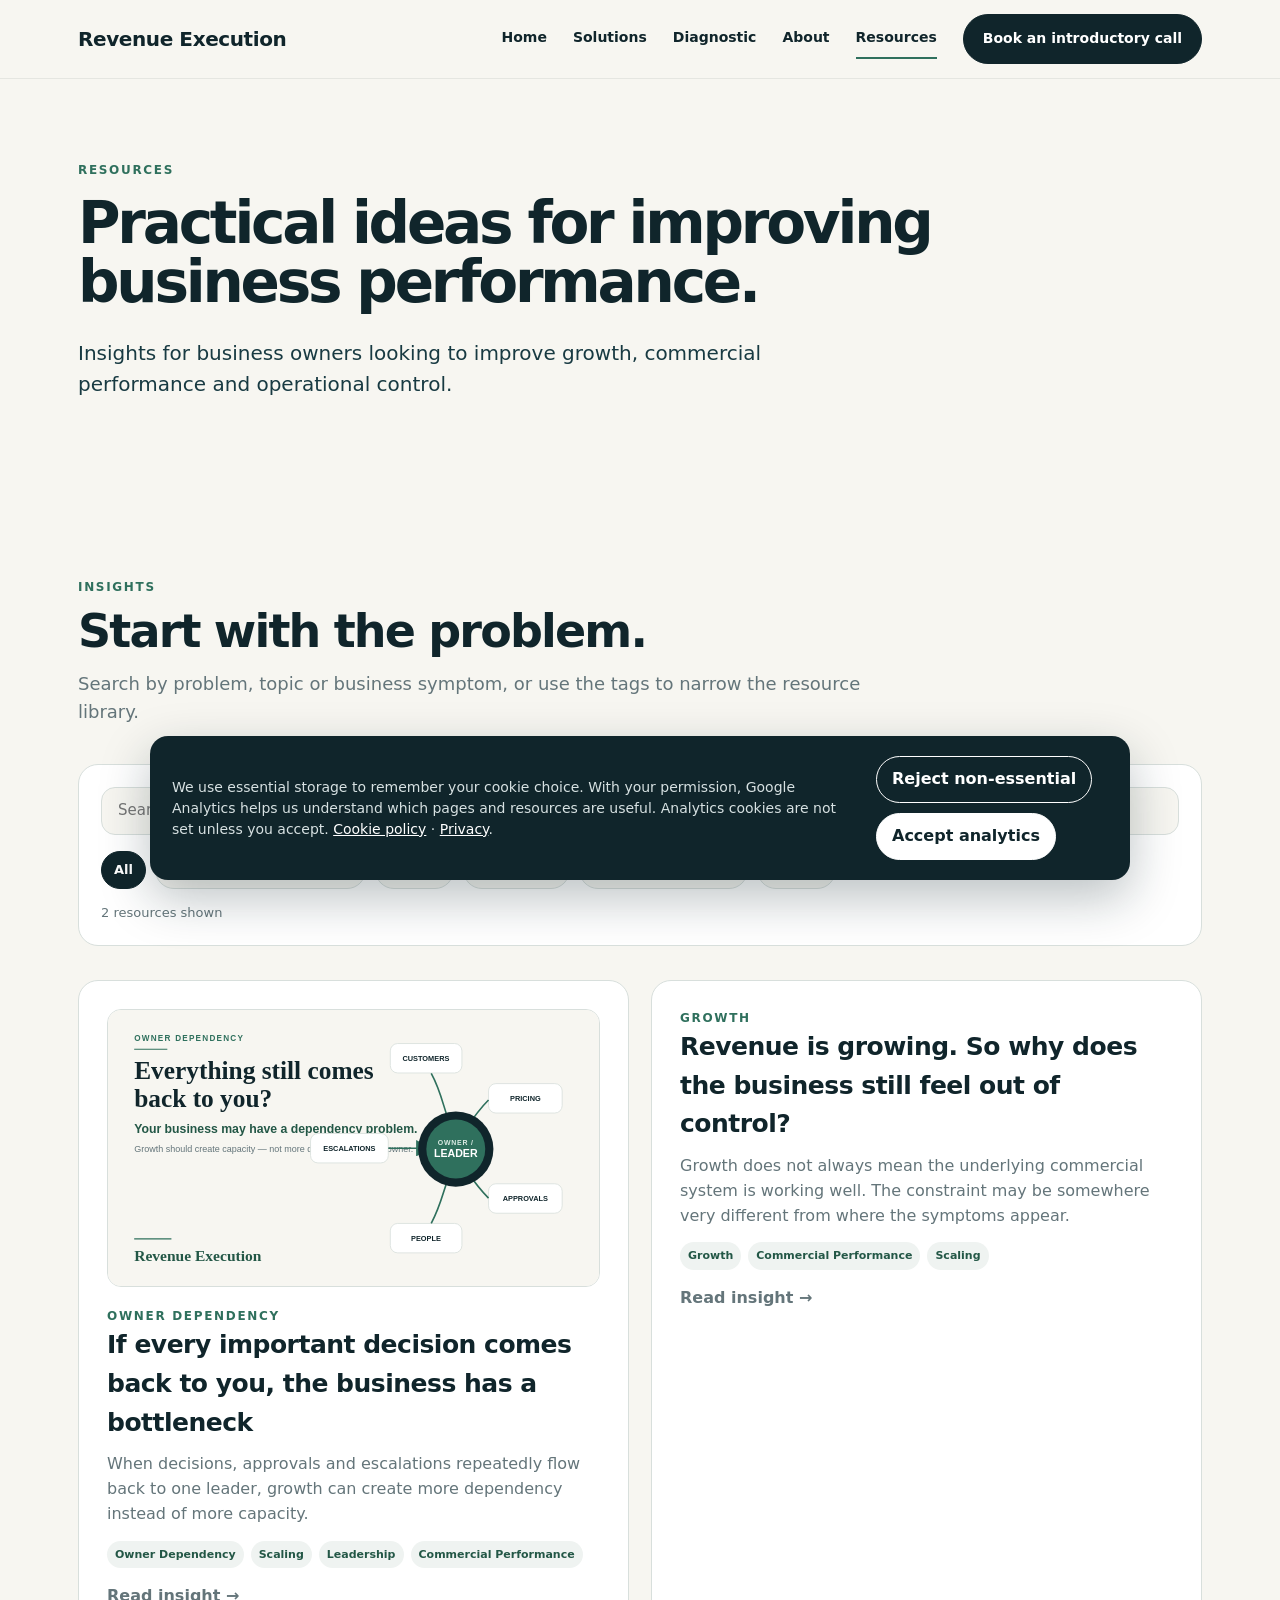
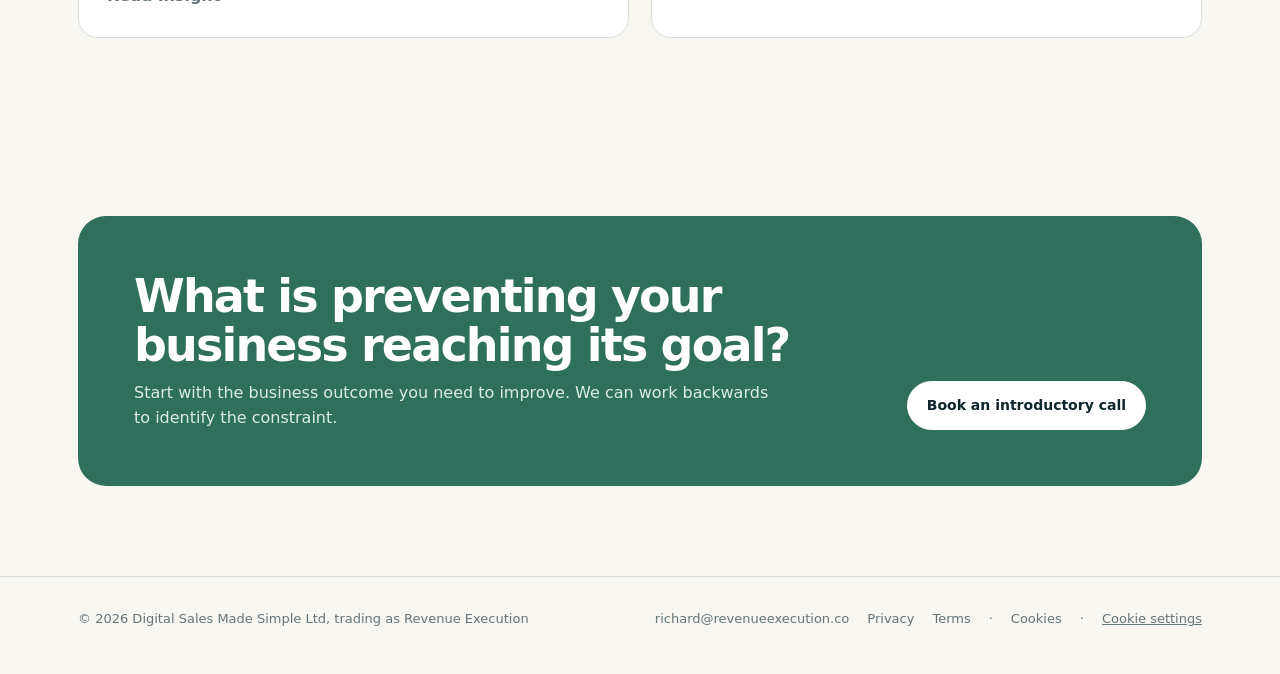
<file: resources/index.html>
<!doctype html>
<html lang="en">
<head>
<meta charset="utf-8">
<meta name="viewport" content="width=device-width, initial-scale=1">
<title>Resources — Revenue Execution</title>
<meta name="description" content="Practical insights and resources for business owners looking to improve growth, commercial performance and operational control.">
<link rel="icon" type="image/png" href="../favicon.png">
<link rel="stylesheet" href="../styles.css">
<style>
.resource-tools{margin:0 0 34px;padding:22px;background:#fff;border:1px solid #d8dfdc;border-radius:20px}
.resource-search{display:flex;gap:10px;align-items:center;margin-bottom:16px}
.resource-search input{width:100%;min-height:48px;border:1px solid #d8dfdc;border-radius:14px;padding:0 16px;background:#f7f6f1;color:#10252b;font:inherit;font-size:15px;outline:none}
.resource-search input:focus{border-color:#2f705d;box-shadow:0 0 0 3px rgba(47,112,93,.12)}
.resource-tags{display:flex;gap:9px;flex-wrap:wrap}
.resource-tag{border:1px solid #d8dfdc;background:#f7f6f1;color:#10252b;border-radius:999px;padding:8px 12px;font:inherit;font-size:13px;font-weight:750;cursor:pointer}
.resource-tag:hover,.resource-tag.active{background:#10252b;border-color:#10252b;color:#fff}
.resource-count{margin:14px 0 0;color:#64757a;font-size:13px}
.resource-card[hidden]{display:none!important}
.resource-card .card-tags{display:flex;gap:7px;flex-wrap:wrap;margin:14px 0 0}
.resource-card .card-tags span{display:inline-block;background:#eff3f1;color:#235746;border-radius:999px;padding:5px 8px;font-size:11px;font-weight:750}
.resource-empty{display:none;padding:28px;border:1px dashed #d8dfdc;border-radius:18px;color:#64757a;text-align:center;background:#fff}
.resource-empty.visible{display:block}
@media(max-width:620px){.resource-tools{padding:18px}.resource-search{display:block}}
</style>
</head>
<body>
<nav><div class="wrap navinner"><a class="brand" href="../index.html">Revenue Execution</a><div class="navlinks"><a href="../index.html">Home</a><a href="../solutions.html">Solutions</a><a href="../diagnostic.html">Diagnostic</a><a href="../about.html">About</a><a class="active" href="./index.html">Resources</a><a class="btn" href="https://calendar.app.google/mh5X91ErPgUXtCqR7" target="_blank" rel="noopener">Book an introductory call</a></div></div></nav>
<header class="hero compact"><div class="wrap"><div class="eyebrow">Resources</div><h1>Practical ideas for improving business performance.</h1><p class="lead">Insights for business owners looking to improve growth, commercial performance and operational control.</p></div></header>
<section><div class="wrap"><div class="section-head"><div class="eyebrow">Insights</div><h2>Start with the problem.</h2><p>Search by problem, topic or business symptom, or use the tags to narrow the resource library.</p></div>

<div class="resource-tools" aria-label="Resource search and filters">
  <div class="resource-search">
    <input id="resourceSearch" type="search" placeholder="Search resources — e.g. bottleneck, growth, pipeline, owner dependency" aria-label="Search resources">
  </div>
  <div class="resource-tags" id="resourceTags" aria-label="Filter resources by tag"></div>
  <p class="resource-count" id="resourceCount">2 resources</p>
</div>

<div class="grid-2" id="resourceGrid">
<a class="card resource-card" href="./articles/business-leader-bottleneck.html" style="display:block;" data-tags="owner-dependency scaling leadership commercial-performance" data-search="business leader bottleneck owner dependency decisions approvals escalations founder dependency scale scaling leadership management capacity commercial performance">
<img src="./images/RE-002-owner-dependency.svg" alt="Everything still comes back to you? Your business may have a dependency problem." style="width:100%;border-radius:14px;margin-bottom:20px;border:1px solid #d8dfdc;">
<div class="eyebrow">Owner dependency</div>
<h3>If every important decision comes back to you, the business has a bottleneck</h3>
<p>When decisions, approvals and escalations repeatedly flow back to one leader, growth can create more dependency instead of more capacity.</p>
<div class="card-tags"><span>Owner Dependency</span><span>Scaling</span><span>Leadership</span><span>Commercial Performance</span></div>
<p style="margin-top:16px;"><strong>Read insight →</strong></p>
</a>

<a class="card resource-card" href="./articles/revenue-growth-without-control.html" style="display:block;" data-tags="growth commercial-performance scaling" data-search="revenue growth control constraint commercial system metric process gap improvement pipeline margin cash delivery people scaling commercial performance">
<div class="eyebrow">Growth</div>
<h3>Revenue is growing. So why does the business still feel out of control?</h3>
<p>Growth does not always mean the underlying commercial system is working well. The constraint may be somewhere very different from where the symptoms appear.</p>
<div class="card-tags"><span>Growth</span><span>Commercial Performance</span><span>Scaling</span></div>
<p style="margin-top:16px;"><strong>Read insight →</strong></p>
</a>
</div>

<div class="resource-empty" id="resourceEmpty">No resources match that search yet. Try a broader term or select All.</div>
</div></section>
<section class="cta"><div class="wrap"><div class="cta-box"><div><h2>What is preventing your business reaching its goal?</h2><p>Start with the business outcome you need to improve. We can work backwards to identify the constraint.</p></div><a class="btn" href="https://calendar.app.google/mh5X91ErPgUXtCqR7" target="_blank" rel="noopener">Book an introductory call</a></div></div></section>
<footer><div class="wrap footer-inner"><div>© <span data-year></span> Digital Sales Made Simple Ltd, trading as Revenue Execution</div><div class="footer-links"><a href="mailto:richard@revenueexecution.co">richard@revenueexecution.co</a><a href="../privacy.html">Privacy</a><a href="../terms.html">Terms</a></div></div></footer>
<script src="../site.js"></script>
<script>
(() => {
  const search = document.getElementById('resourceSearch');
  const cards = [...document.querySelectorAll('.resource-card')];
  const tagContainer = document.getElementById('resourceTags');
  const count = document.getElementById('resourceCount');
  const empty = document.getElementById('resourceEmpty');
  let activeFilter = 'all';

  function normalise(value){ return (value || '').toLowerCase().trim(); }
  function tagLabel(slug){
    return slug.split('-').map(word => word.charAt(0).toUpperCase() + word.slice(1)).join(' ');
  }

  function buildTags(){
    const unique = new Set();
    cards.forEach(card => normalise(card.dataset.tags).split(/\s+/).filter(Boolean).forEach(tag => unique.add(tag)));
    const ordered = [...unique].sort((a,b) => tagLabel(a).localeCompare(tagLabel(b)));
    tagContainer.innerHTML = '';

    const all = document.createElement('button');
    all.className = 'resource-tag active';
    all.type = 'button';
    all.dataset.filter = 'all';
    all.textContent = 'All';
    tagContainer.appendChild(all);

    ordered.forEach(tag => {
      const button = document.createElement('button');
      button.className = 'resource-tag';
      button.type = 'button';
      button.dataset.filter = tag;
      button.textContent = tagLabel(tag);
      tagContainer.appendChild(button);
    });
  }

  function applyFilters(track = false){
    const query = normalise(search.value);
    let visible = 0;

    cards.forEach(card => {
      const haystack = normalise(card.dataset.search + ' ' + card.textContent);
      const cardTags = normalise(card.dataset.tags).split(/\s+/);
      const matchesSearch = !query || query.split(/\s+/).every(term => haystack.includes(term));
      const matchesTag = activeFilter === 'all' || cardTags.includes(activeFilter);
      const show = matchesSearch && matchesTag;
      card.hidden = !show;
      if (show) visible += 1;
    });

    count.textContent = `${visible} resource${visible === 1 ? '' : 's'} shown`;
    empty.classList.toggle('visible', visible === 0);

    if (track && typeof window.gtag === 'function') {
      window.gtag('event', 'resource_search', {
        search_term: query || '(none)',
        resource_filter: activeFilter,
        results_count: visible
      });
    }
  }

  buildTags();

  let timer;
  search.addEventListener('input', () => {
    clearTimeout(timer);
    applyFilters(false);
    timer = setTimeout(() => applyFilters(true), 600);
  });

  tagContainer.addEventListener('click', event => {
    const button = event.target.closest('.resource-tag');
    if (!button) return;
    activeFilter = button.dataset.filter;
    [...tagContainer.querySelectorAll('.resource-tag')].forEach(tag => tag.classList.toggle('active', tag === button));
    applyFilters(true);
  });

  applyFilters(false);
})();
</script>
</body>
</html>
</file>
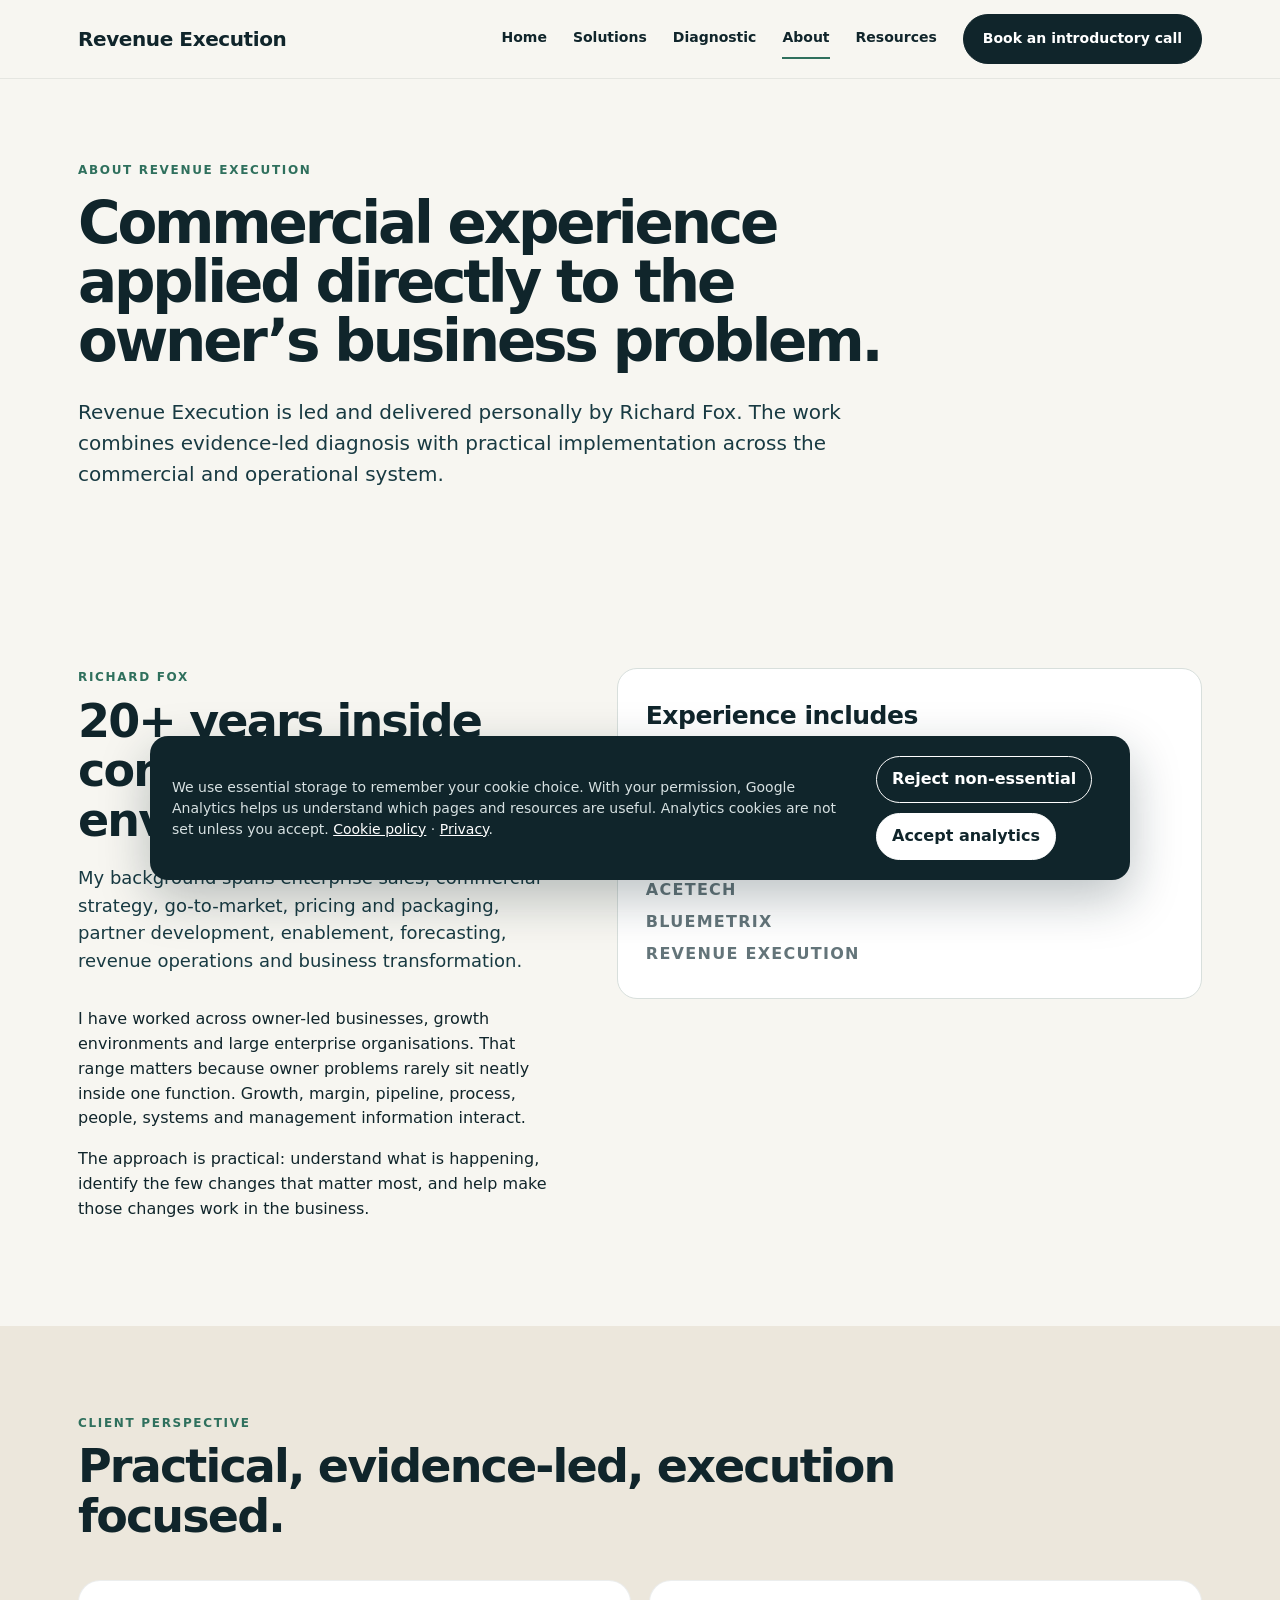
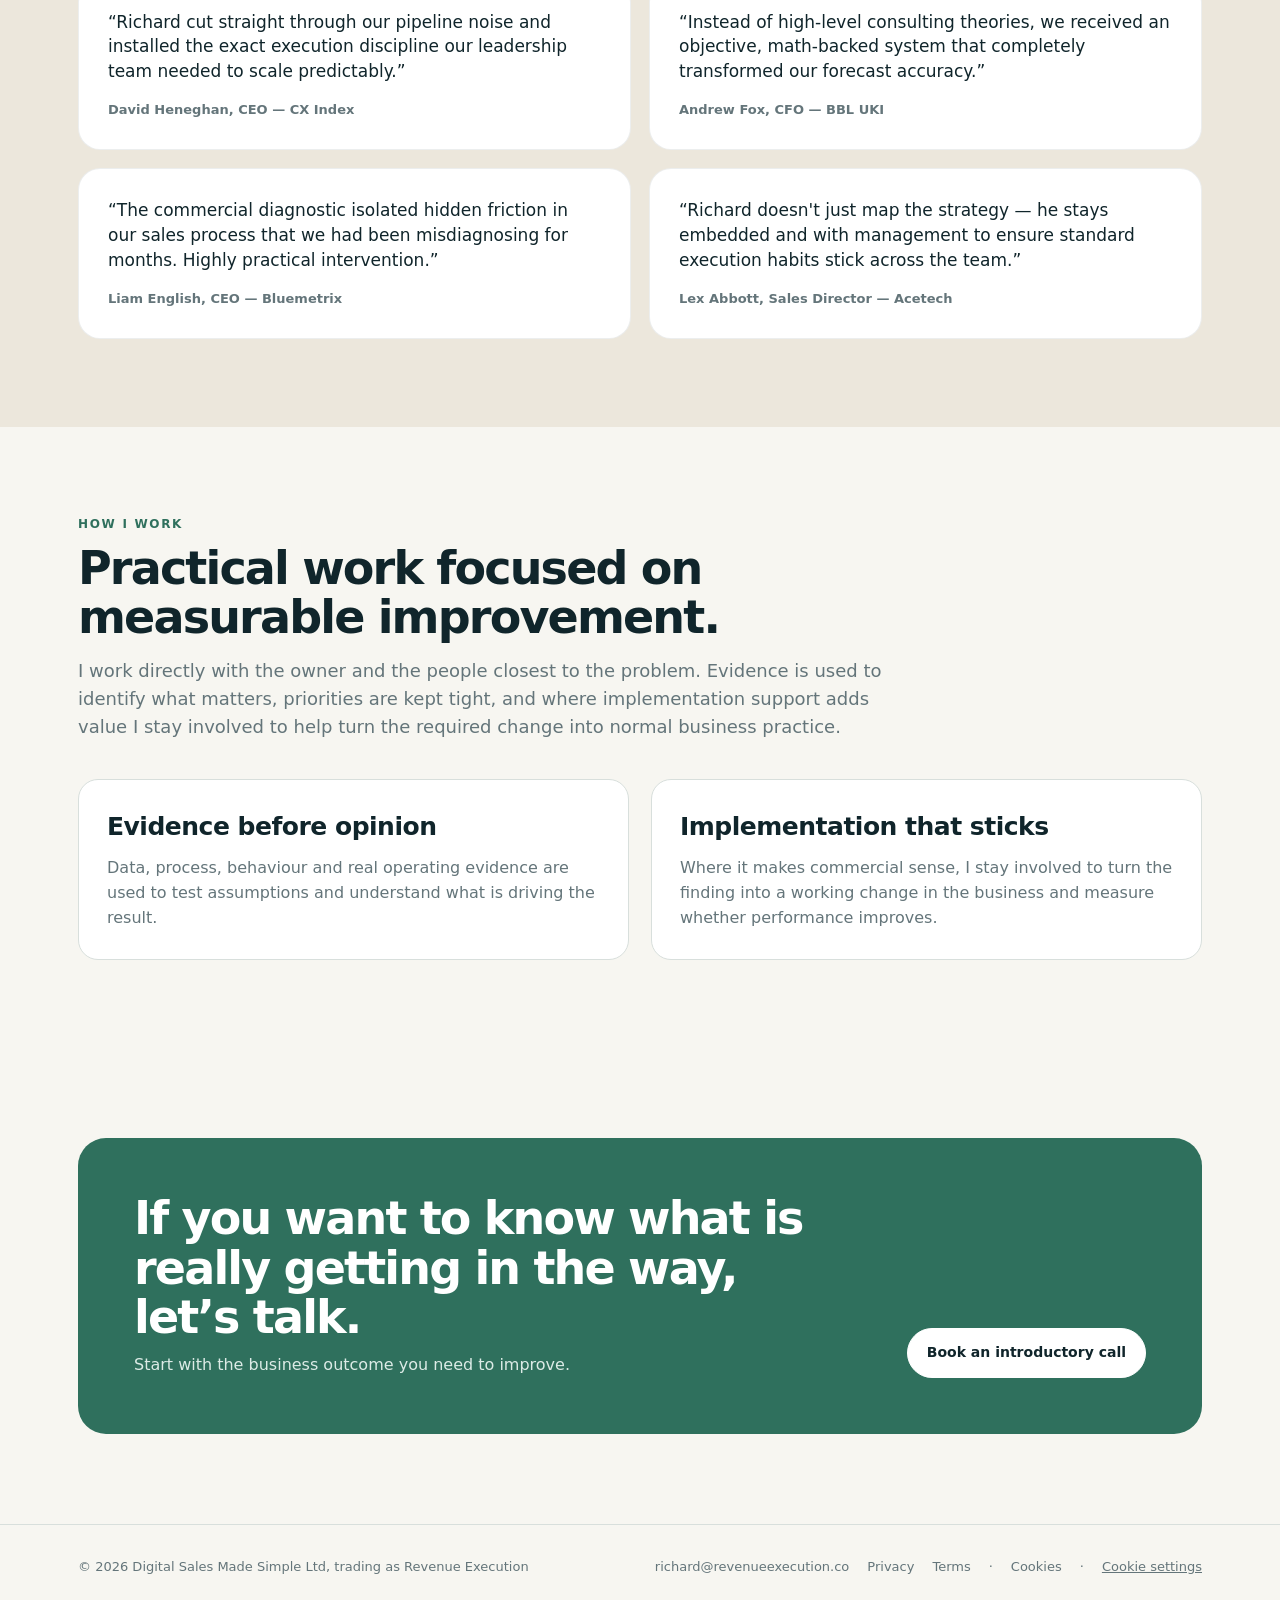
<file: about.html>
<!doctype html>
<html lang="en">
<head>
<meta charset="utf-8" />
<meta name="viewport" content="width=device-width, initial-scale=1" />
<title>About — Revenue Execution</title>
<meta name="description" content="Revenue Execution combines commercial experience, evidence-led diagnosis and hands-on implementation to help owner-led businesses improve performance.">
<link rel="icon" type="image/png" href="favicon.png">
<link rel="stylesheet" href="styles.css">
</head>
<body>
<nav><div class="wrap navinner"><a class="brand" href="index.html">Revenue Execution</a><div class="navlinks"><a href="index.html">Home</a><a href="solutions.html">Solutions</a><a href="diagnostic.html">Diagnostic</a><a class="active" href="about.html">About</a><a href="resources/">Resources</a><a class="btn" href="https://calendar.app.google/mh5X91ErPgUXtCqR7" target="_blank" rel="noopener">Book an introductory call</a></div></div></nav>
<header class="hero compact"><div class="wrap"><div class="eyebrow">About Revenue Execution</div><h1>Commercial experience applied directly to the owner’s business problem.</h1><p class="lead">Revenue Execution is led and delivered personally by Richard Fox. The work combines evidence-led diagnosis with practical implementation across the commercial and operational system.</p></div></header>
<section><div class="wrap about-grid"><div><div class="eyebrow">Richard Fox</div><h2>20+ years inside commercial environments.</h2><p class="lead" style="font-size:18px">My background spans enterprise sales, commercial strategy, go-to-market, pricing and packaging, partner development, enablement, forecasting, revenue operations and business transformation.</p><p>I have worked across owner-led businesses, growth environments and large enterprise organisations. That range matters because owner problems rarely sit neatly inside one function. Growth, margin, pipeline, process, people, systems and management information interact.</p><p>The approach is practical: understand what is happening, identify the few changes that matter most, and help make those changes work in the business.</p></div><div class="card"><h3>Experience includes</h3><p class="logo-line">EIRCOM<br>BRITISH TELECOM<br>ORACLE<br>CLOUDERA<br>ACETECH<br>BLUEMETRIX<br>REVENUE EXECUTION</p></div></div></section>
<section class="proof"><div class="wrap"><div class="section-head"><div class="eyebrow">Client perspective</div><h2>Practical, evidence-led, execution focused.</h2></div><div class="testimonials"><blockquote>“Richard cut straight through our pipeline noise and installed the exact execution discipline our leadership team needed to scale predictably.”<small>David Heneghan, CEO — CX Index</small></blockquote><blockquote>“Instead of high-level consulting theories, we received an objective, math-backed system that completely transformed our forecast accuracy.”<small>Andrew Fox, CFO — BBL UKI</small></blockquote><blockquote>“The commercial diagnostic isolated hidden friction in our sales process that we had been misdiagnosing for months. Highly practical intervention.”<small>Liam English, CEO — Bluemetrix</small></blockquote><blockquote>“Richard doesn't just map the strategy — he stays embedded and with management to ensure standard execution habits stick across the team.”<small>Lex Abbott, Sales Director — Acetech</small></blockquote></div></div></section>
<section><div class="wrap"><div class="section-head"><div class="eyebrow">How I work</div><h2>Practical work focused on measurable improvement.</h2><p>I work directly with the owner and the people closest to the problem. Evidence is used to identify what matters, priorities are kept tight, and where implementation support adds value I stay involved to help turn the required change into normal business practice.</p></div><div class="grid-2"><div class="card"><h3>Evidence before opinion</h3><p>Data, process, behaviour and real operating evidence are used to test assumptions and understand what is driving the result.</p></div><div class="card"><h3>Implementation that sticks</h3><p>Where it makes commercial sense, I stay involved to turn the finding into a working change in the business and measure whether performance improves.</p></div></div></div></section>
<section class="cta"><div class="wrap"><div class="cta-box"><div><h2>If you want to know what is really getting in the way, let’s talk.</h2><p>Start with the business outcome you need to improve.</p></div><a class="btn" href="https://calendar.app.google/mh5X91ErPgUXtCqR7" target="_blank" rel="noopener">Book an introductory call</a></div></div></section>
<footer><div class="wrap footer-inner"><div>© <span data-year></span> Digital Sales Made Simple Ltd, trading as Revenue Execution</div><div class="footer-links"><a href="mailto:richard@revenueexecution.co">richard@revenueexecution.co</a><a href="privacy.html">Privacy</a><a href="terms.html">Terms</a></div></div></footer>
<script src="site.js"></script>
</body></html>
</file>
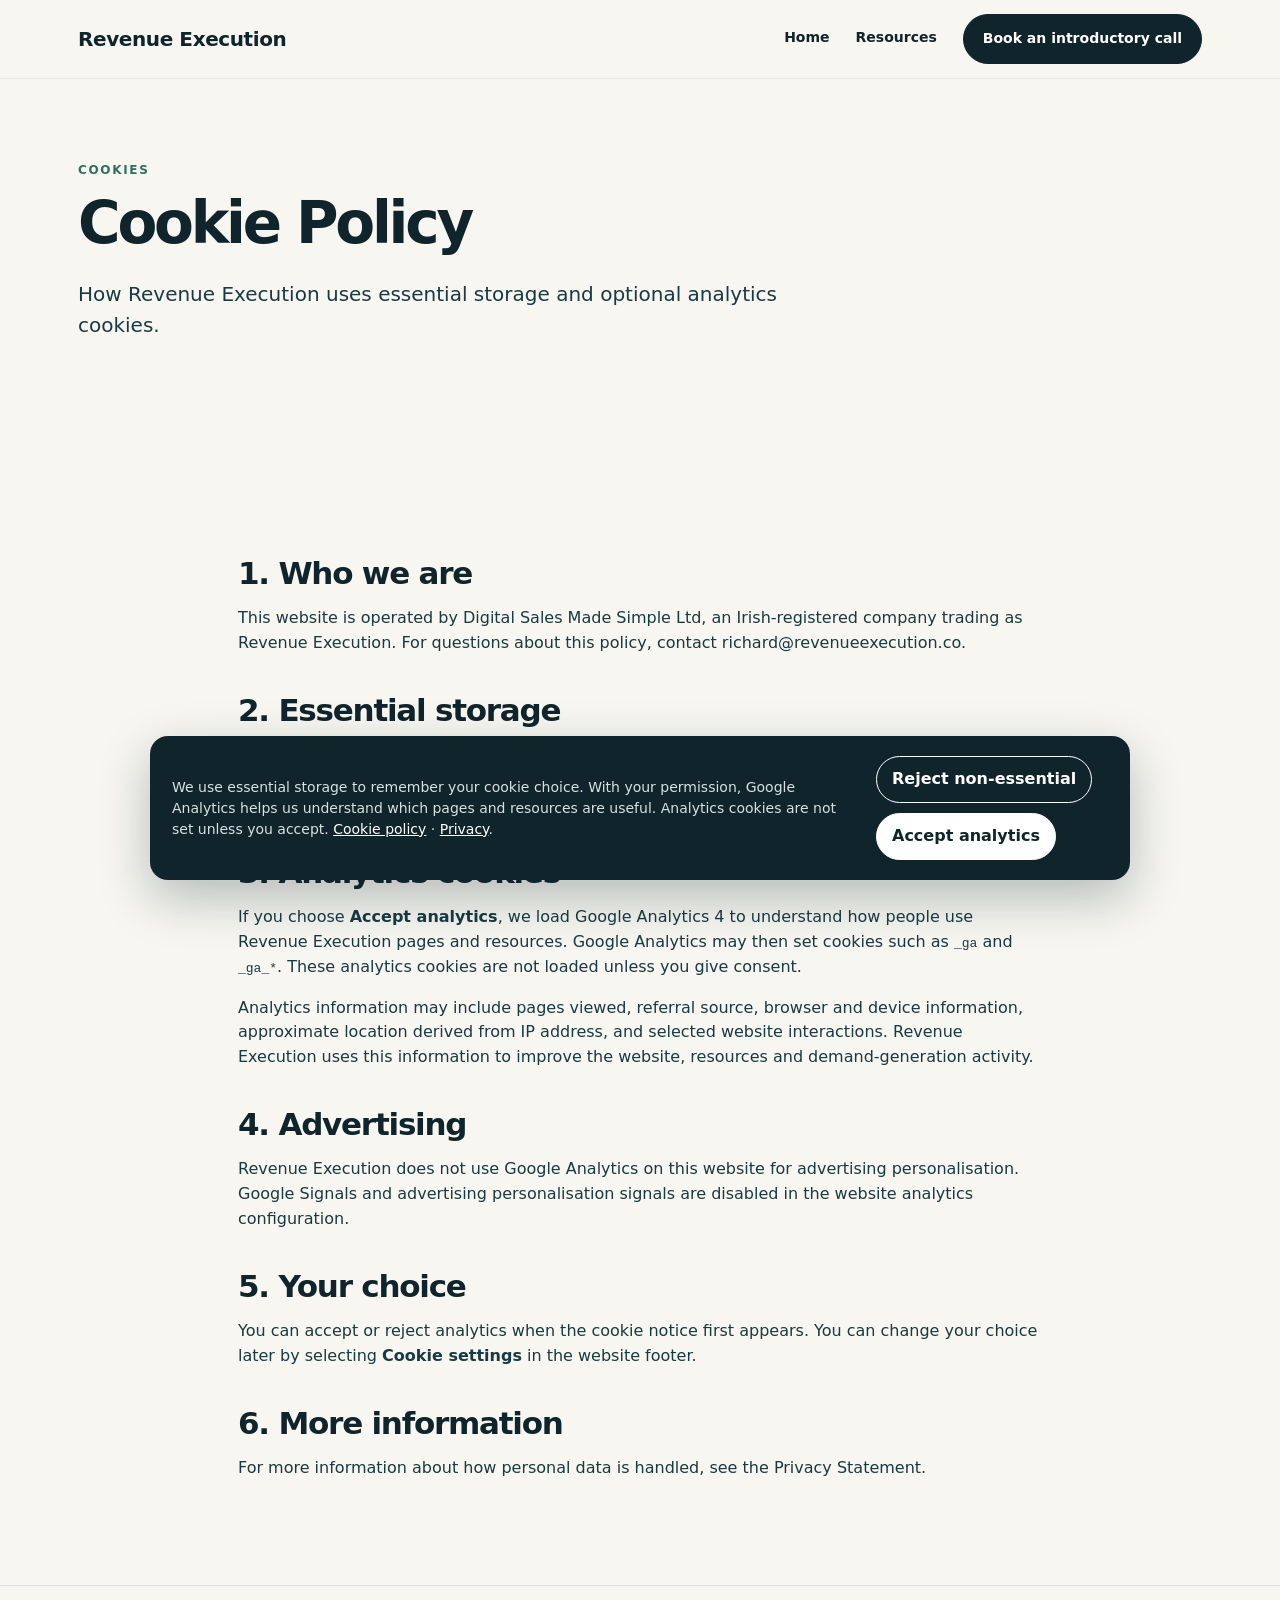
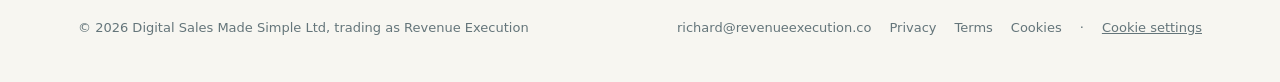
<file: cookie-policy.html>
<!doctype html>
<html lang="en">
<head>
<meta charset="utf-8">
<meta name="viewport" content="width=device-width, initial-scale=1">
<title>Cookie Policy — Revenue Execution</title>
<meta name="description" content="Cookie policy for Revenue Execution, a trading name of Digital Sales Made Simple Ltd.">
<link rel="icon" type="image/png" href="/favicon.png?v=20">
<link rel="apple-touch-icon" href="/favicon.png?v=20">
<link rel="stylesheet" href="/styles.css">
</head>
<body>
<nav><div class="wrap navinner"><a class="brand" href="/index.html">Revenue Execution</a><div class="navlinks"><a href="/index.html">Home</a><a href="/resources/">Resources</a><a class="btn" href="https://calendar.app.google/mh5X91ErPgUXtCqR7" target="_blank" rel="noopener">Book an introductory call</a></div></div></nav>
<header class="hero compact"><div class="wrap"><div class="eyebrow">Cookies</div><h1>Cookie Policy</h1><p class="lead">How Revenue Execution uses essential storage and optional analytics cookies.</p></div></header>
<section><div class="wrap legal">
<h2>1. Who we are</h2><p>This website is operated by Digital Sales Made Simple Ltd, an Irish-registered company trading as Revenue Execution. For questions about this policy, contact <a href="mailto:richard@revenueexecution.co">richard@revenueexecution.co</a>.</p>
<h2>2. Essential storage</h2><p>The website stores your cookie preference in your browser so that we can remember whether you accepted or rejected analytics. This preference is necessary to respect your choice and does not track your activity across other websites.</p>
<h2>3. Analytics cookies</h2><p>If you choose <strong>Accept analytics</strong>, we load Google Analytics 4 to understand how people use Revenue Execution pages and resources. Google Analytics may then set cookies such as <code>_ga</code> and <code>_ga_*</code>. These analytics cookies are not loaded unless you give consent.</p><p>Analytics information may include pages viewed, referral source, browser and device information, approximate location derived from IP address, and selected website interactions. Revenue Execution uses this information to improve the website, resources and demand-generation activity.</p>
<h2>4. Advertising</h2><p>Revenue Execution does not use Google Analytics on this website for advertising personalisation. Google Signals and advertising personalisation signals are disabled in the website analytics configuration.</p>
<h2>5. Your choice</h2><p>You can accept or reject analytics when the cookie notice first appears. You can change your choice later by selecting <strong>Cookie settings</strong> in the website footer.</p>
<h2>6. More information</h2><p>For more information about how personal data is handled, see the <a href="/privacy.html">Privacy Statement</a>.</p>
</div></section>
<footer><div class="wrap footer-inner"><div>© <span data-year></span> Digital Sales Made Simple Ltd, trading as Revenue Execution</div><div class="footer-links"><a href="mailto:richard@revenueexecution.co">richard@revenueexecution.co</a><a href="/privacy.html">Privacy</a><a href="/terms.html">Terms</a><a href="/cookie-policy.html">Cookies</a></div></div></footer>
<script src="/site.js"></script>
</body>
</html>
</file>
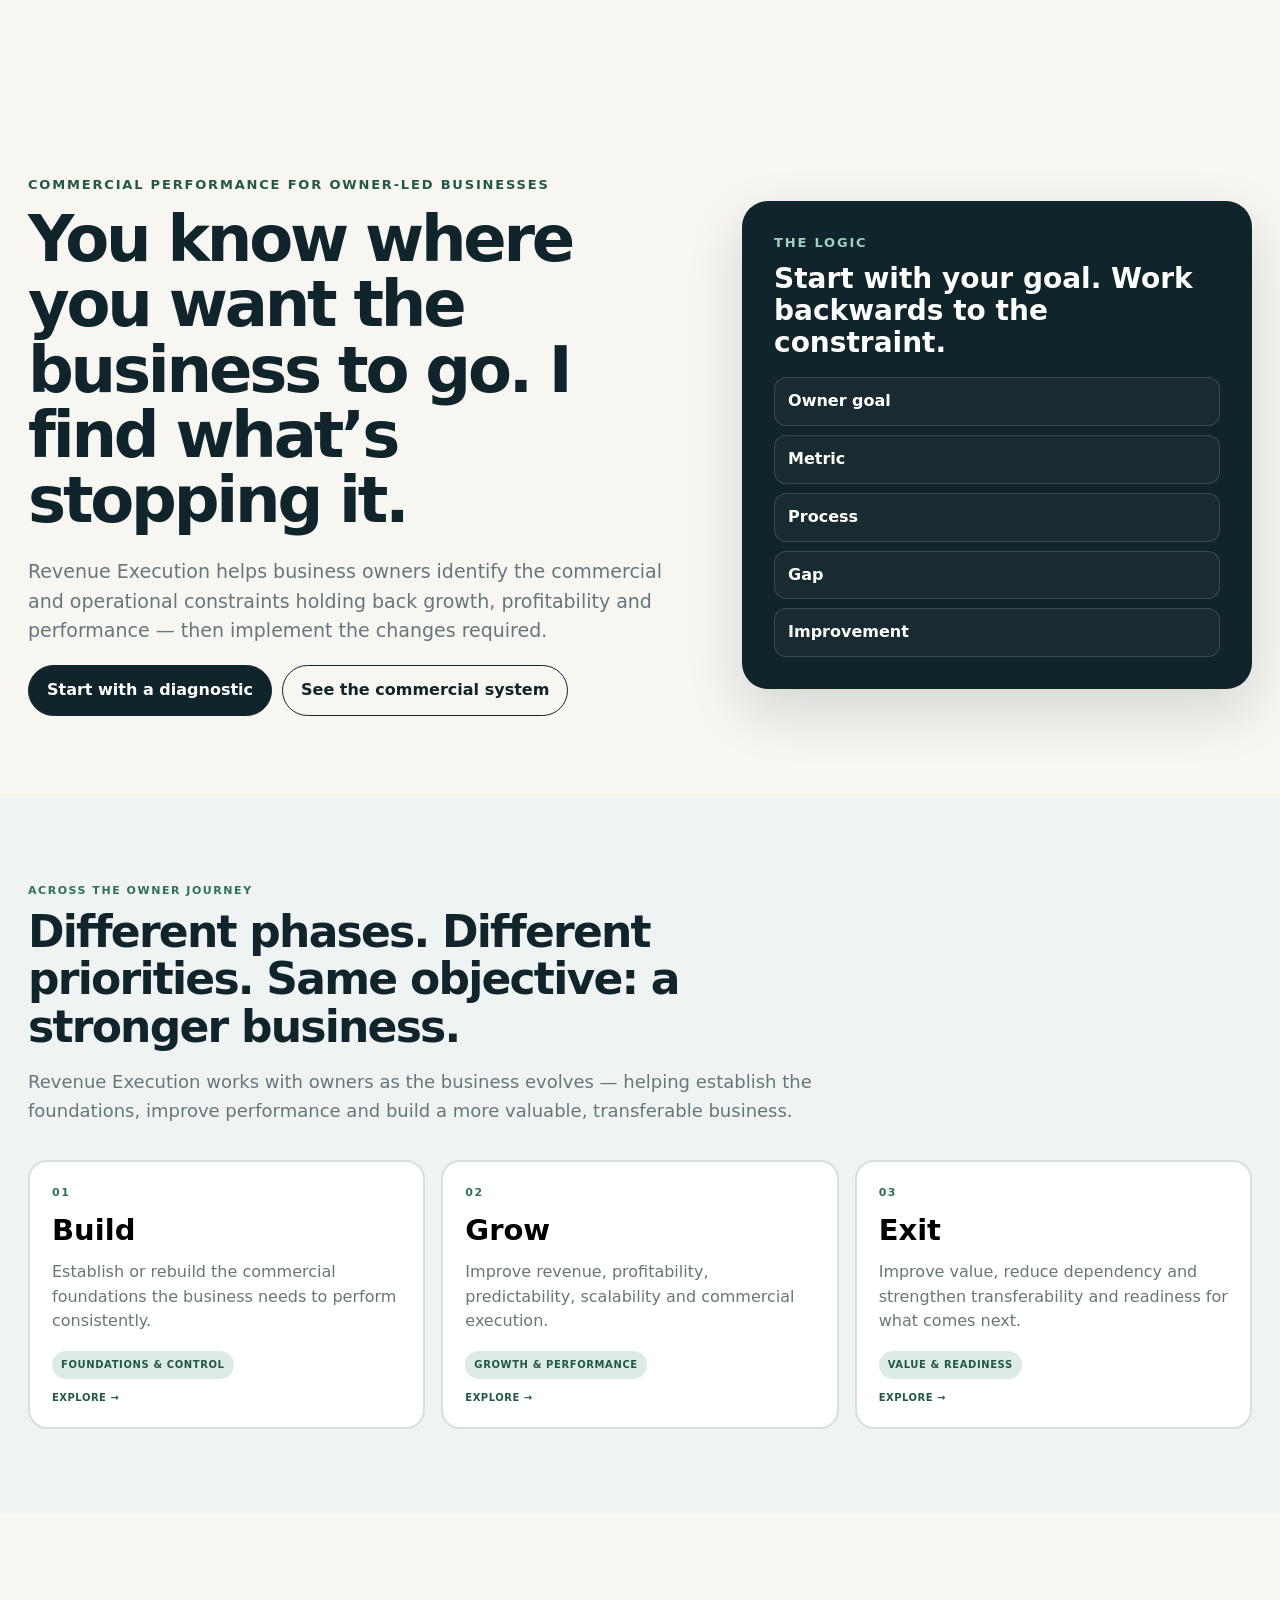
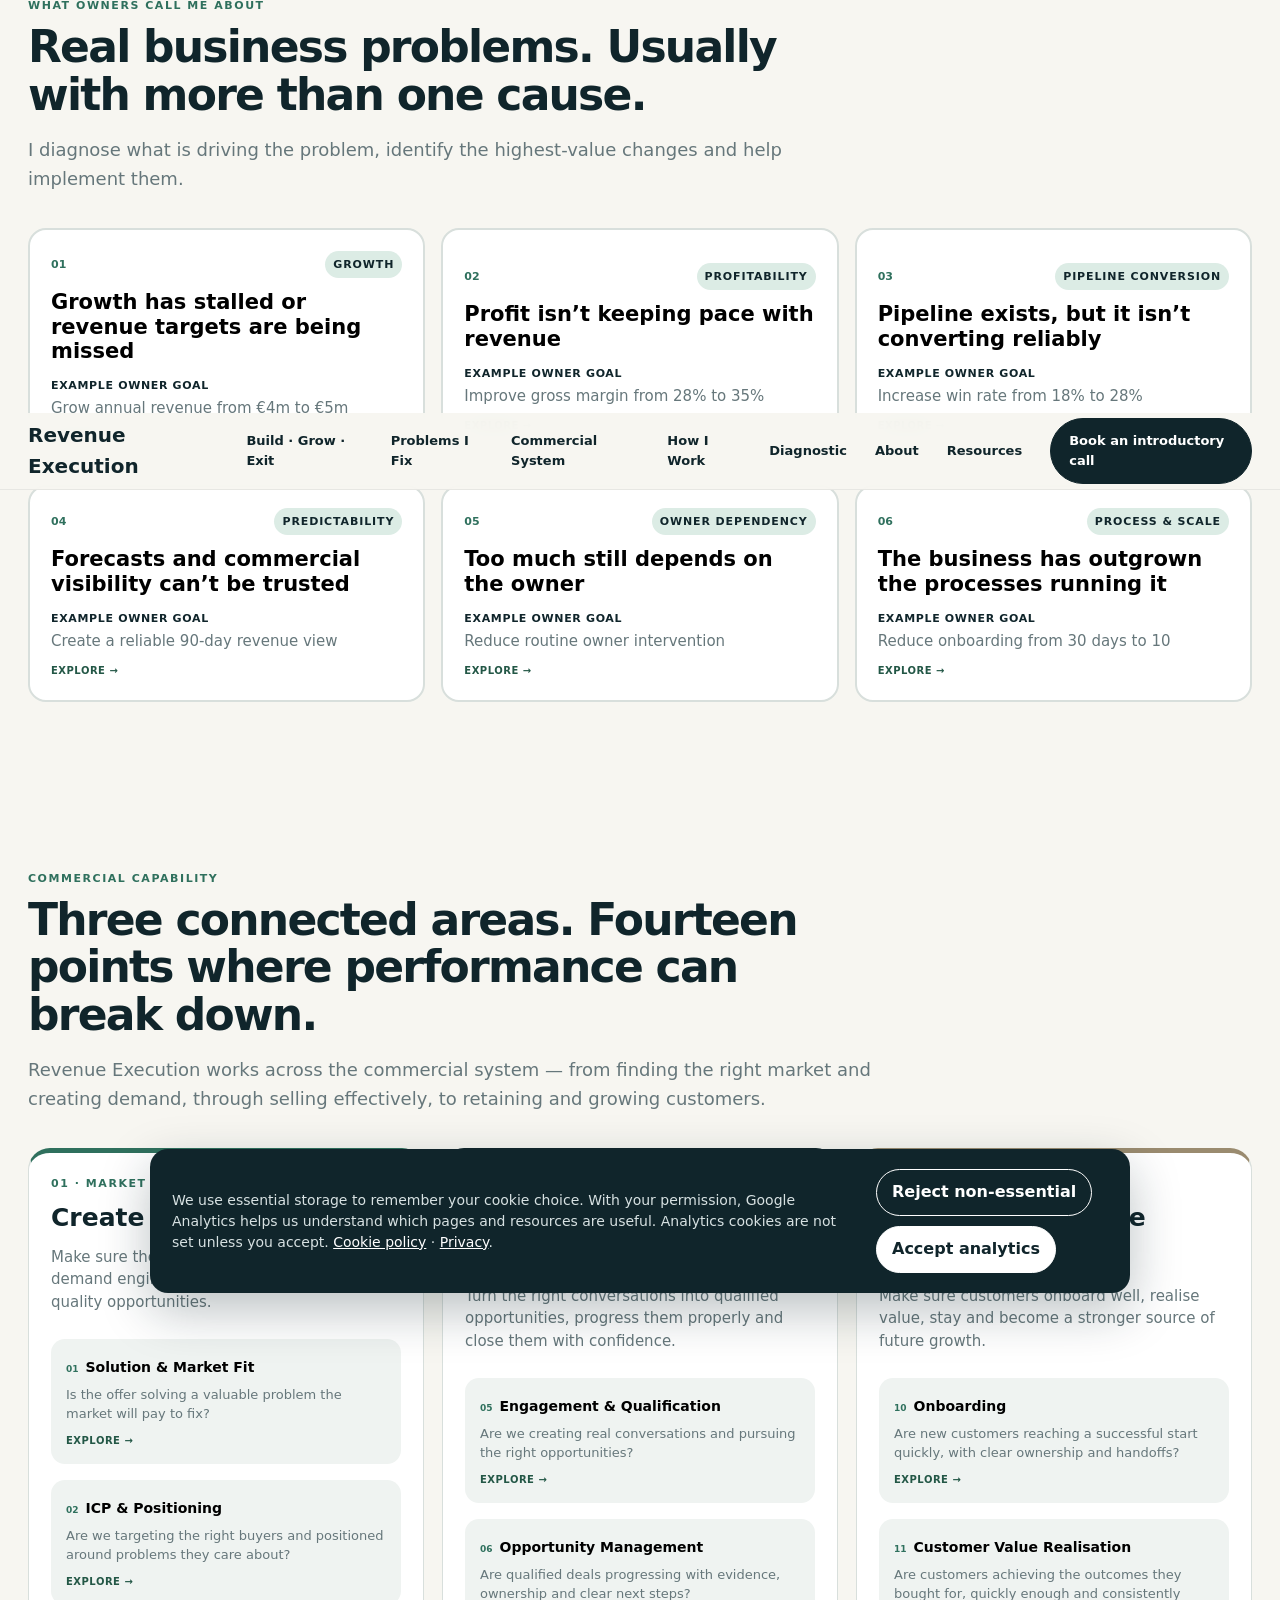
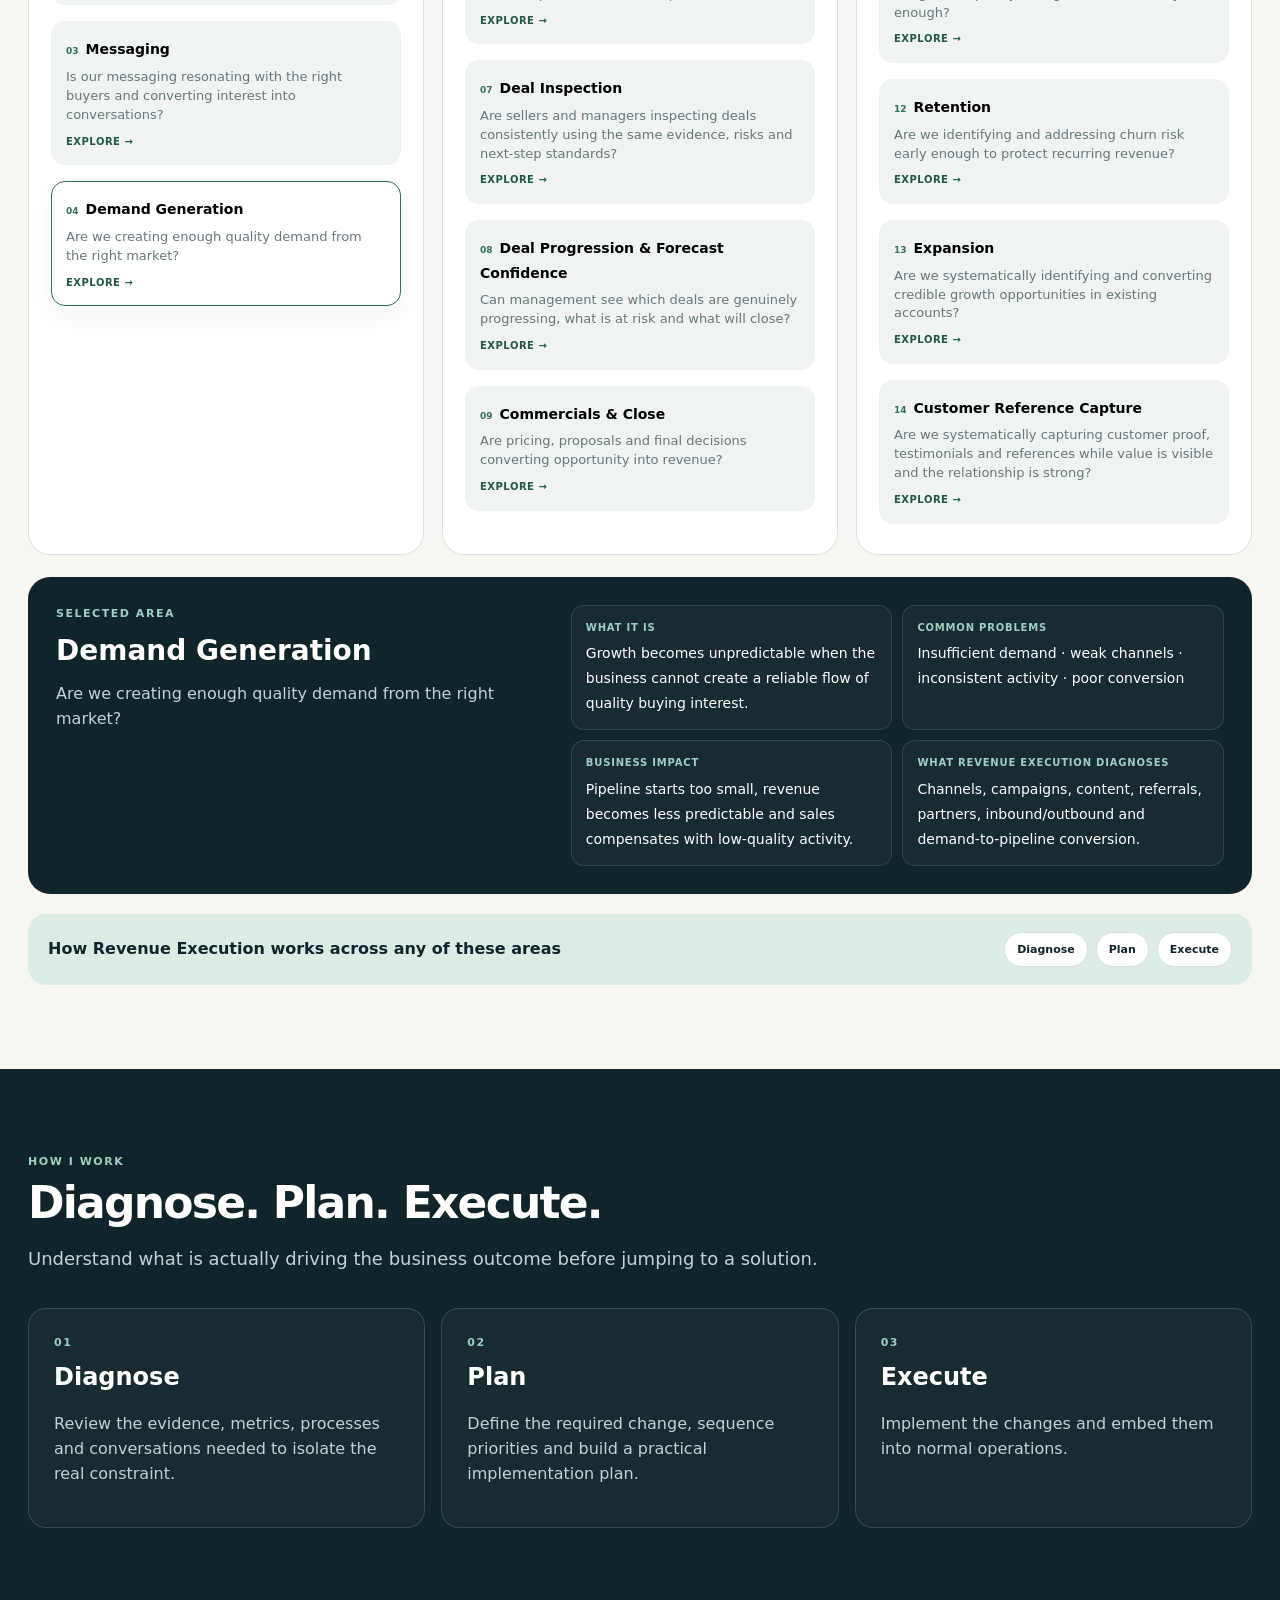
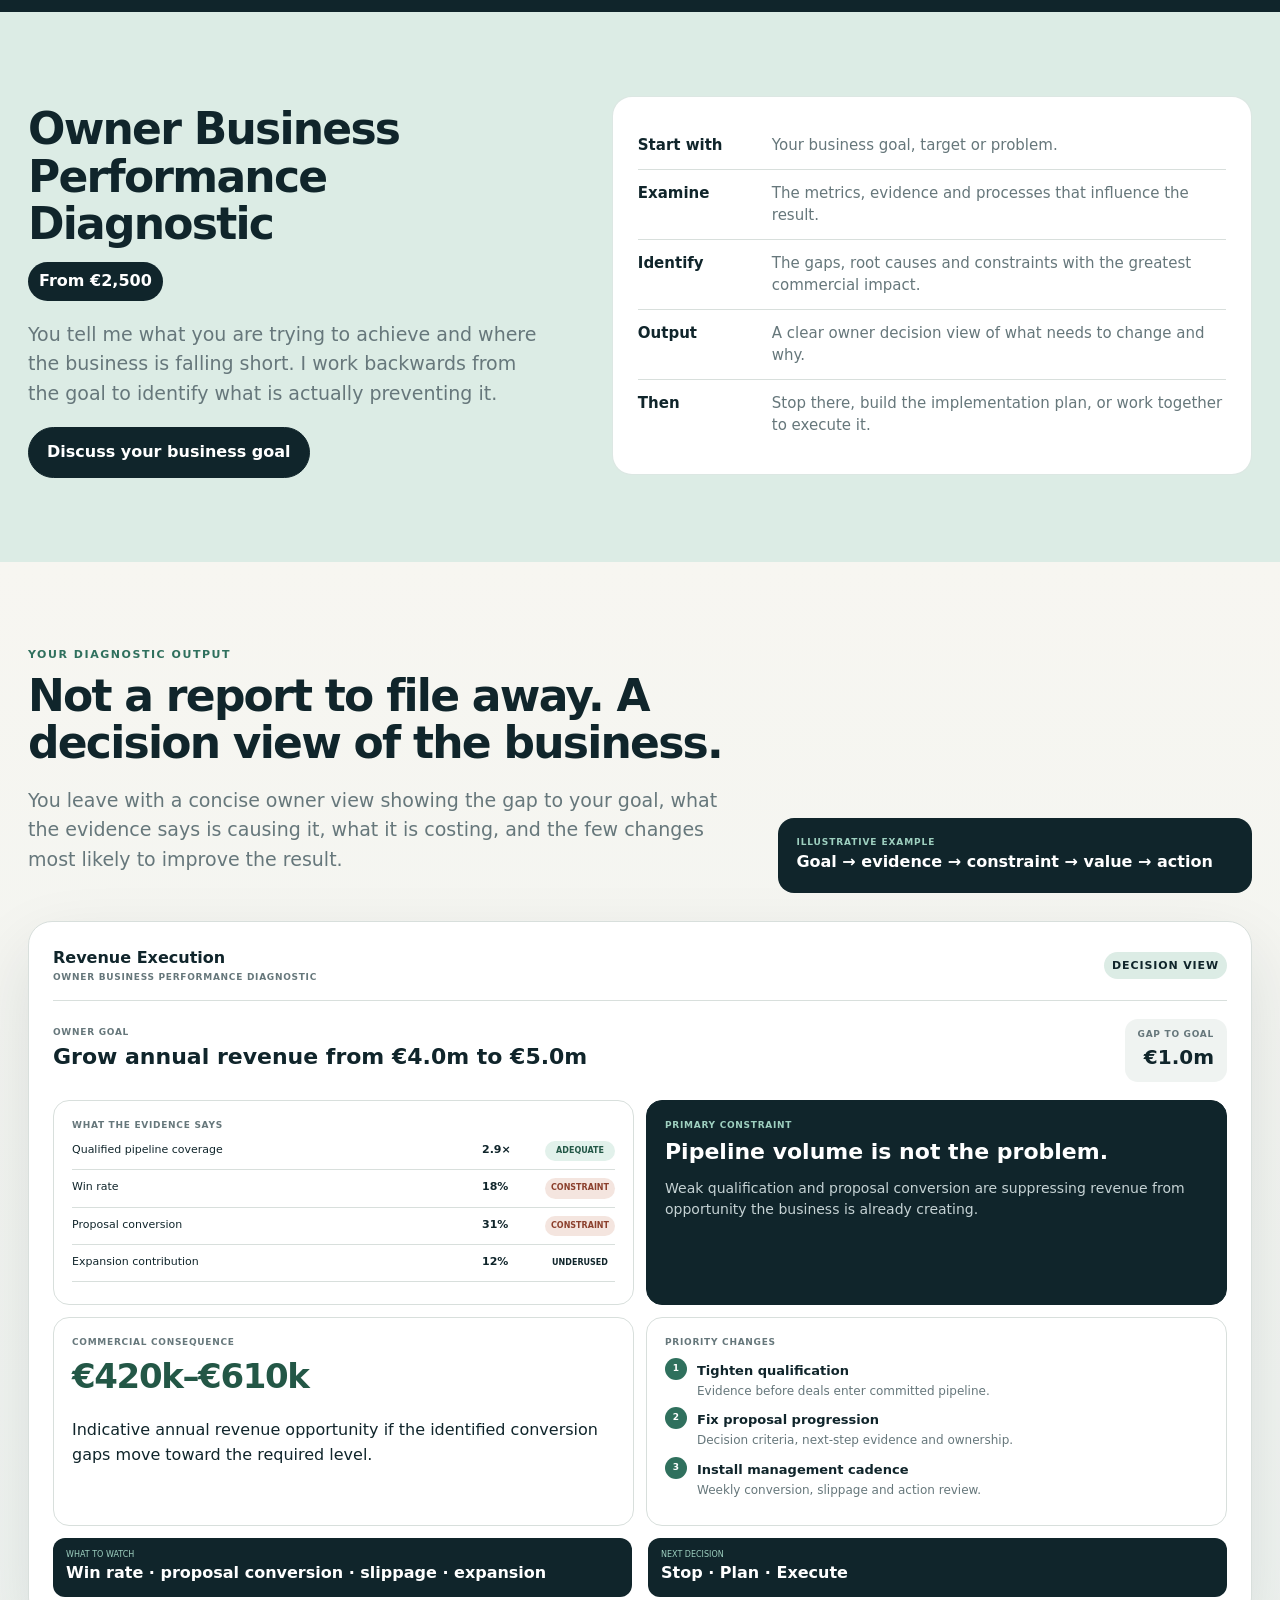
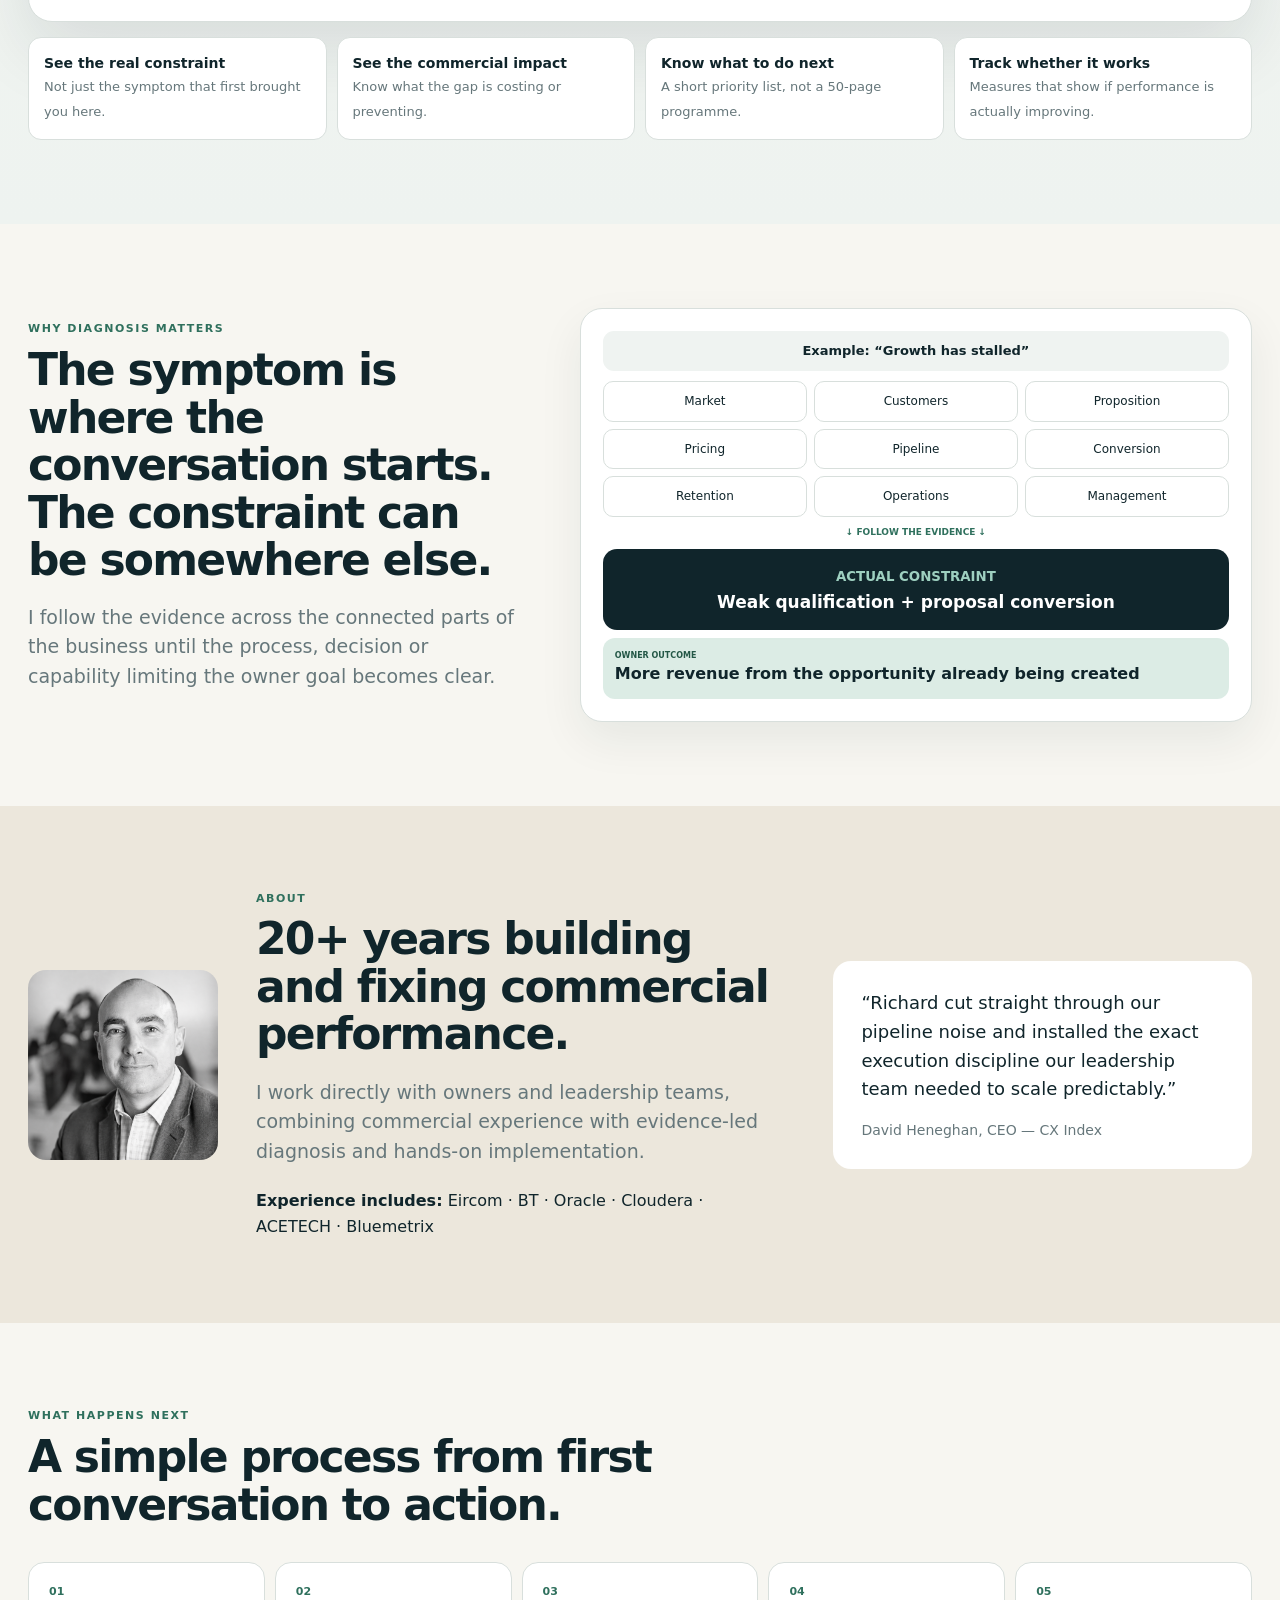
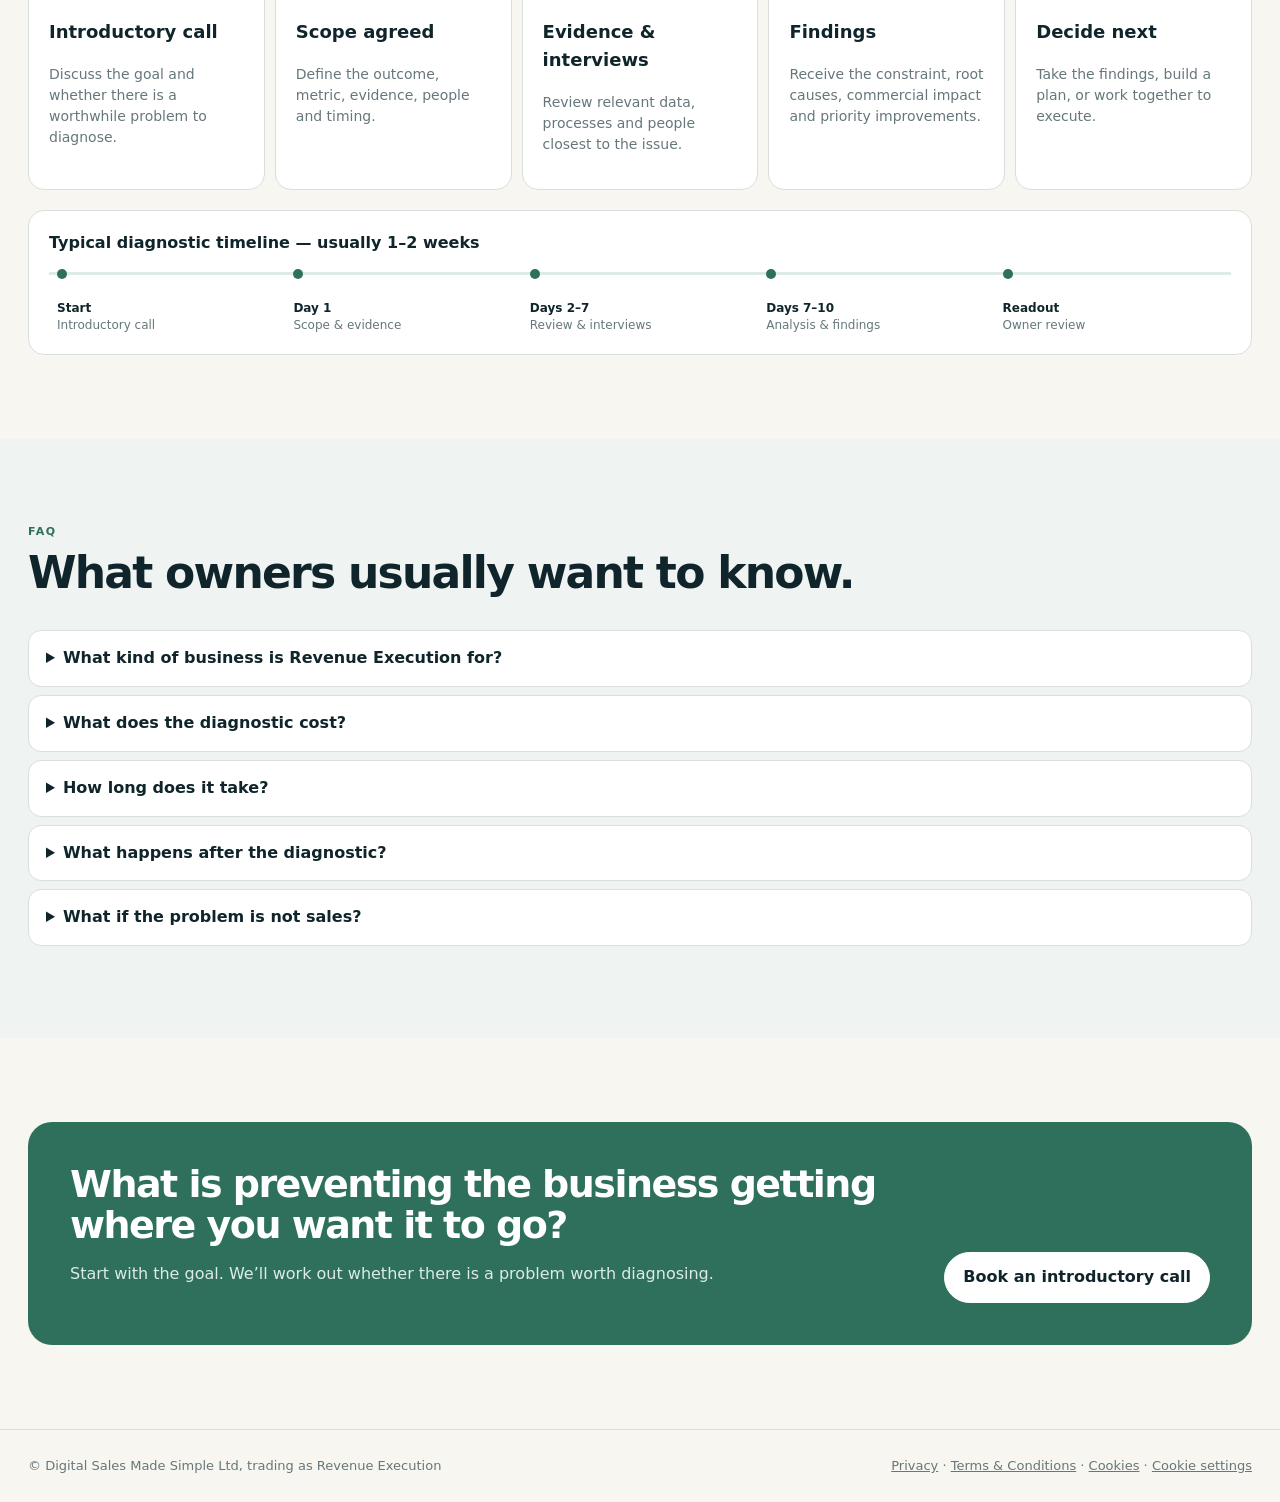
<file: diagnostic.html>
<!doctype html>
<html lang="en"><head><meta charset="utf-8"><meta name="viewport" content="width=device-width, initial-scale=1">
<meta http-equiv="refresh" content="0; url=index.html#diagnostic">
<title>Revenue Execution — Owner Business Performance Diagnostic</title></head>
<body><p><a href="index.html#diagnostic">View the Owner Business Performance Diagnostic</a></p></body></html>
</file>
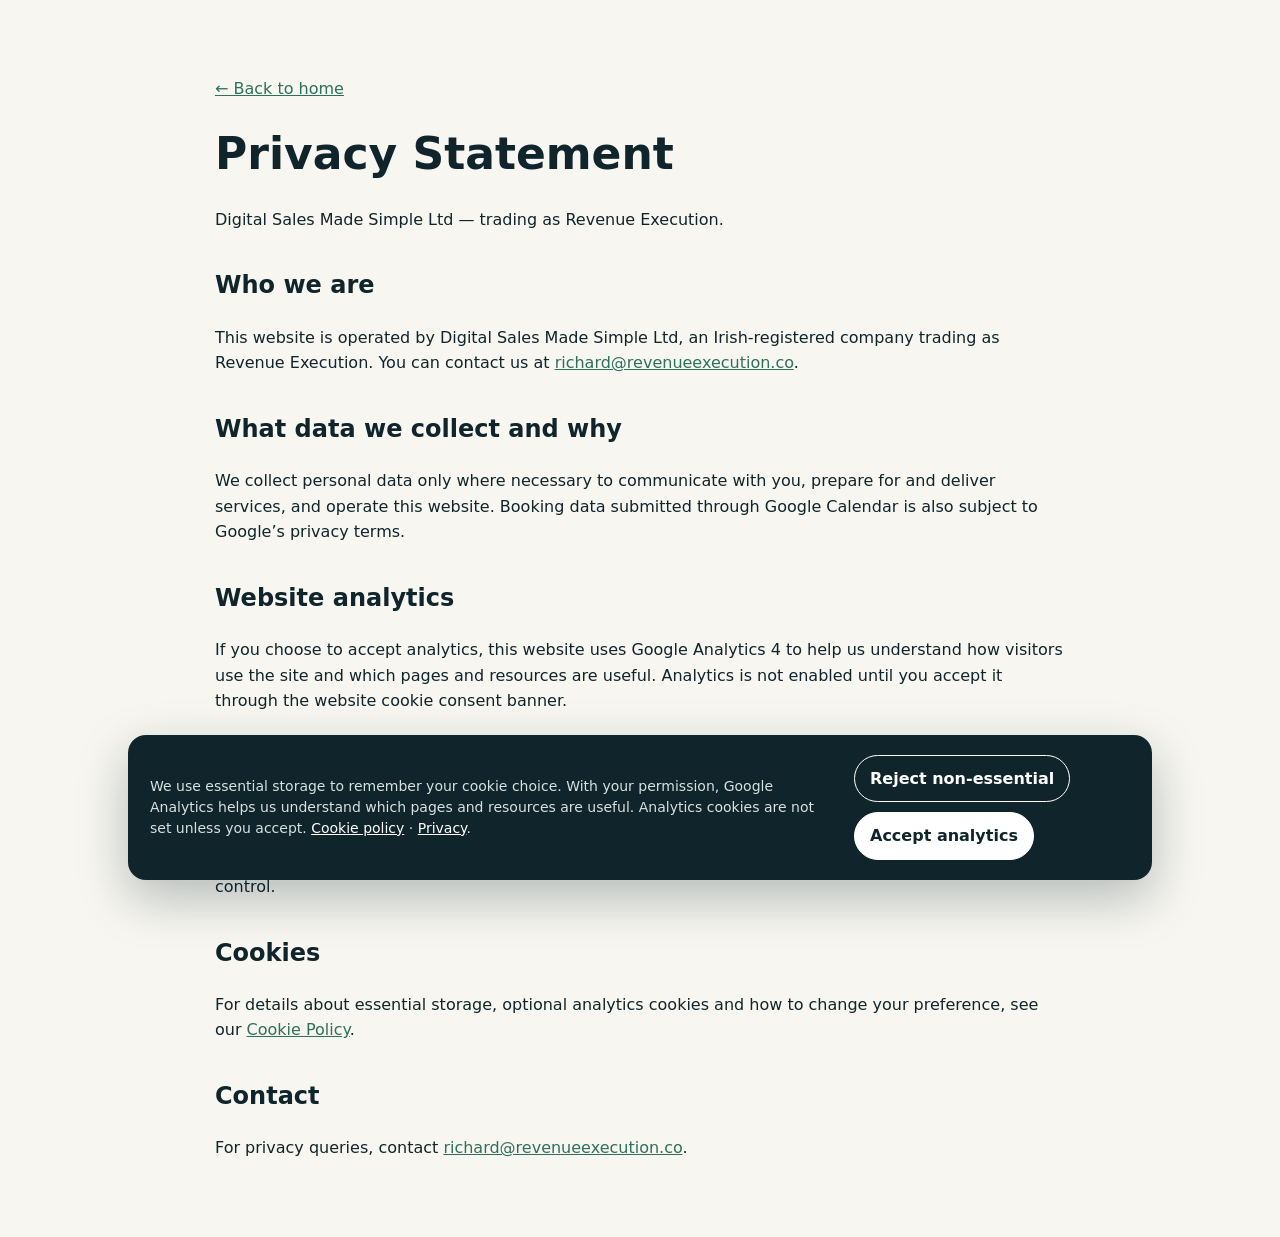
<file: privacy.html>
<!doctype html>
<html lang="en">
<head><meta charset="utf-8"><meta name="viewport" content="width=device-width, initial-scale=1"><title>Revenue Execution — Privacy</title>
<link rel="icon" type="image/png" href="/favicon.png?v=20">
<link rel="apple-touch-icon" href="/favicon.png?v=20">
<style>body{margin:0;background:#f7f6f1;color:#10252b;font-family:Inter,system-ui,sans-serif;line-height:1.6}.wrap{max-width:850px;margin:0 auto;padding:60px 24px}a{color:#2f705d}h1{font-size:44px;line-height:1.05}h2{margin-top:34px}</style>
</head><body><div class="wrap"><p><a href="index.html">← Back to home</a></p><h1>Privacy Statement</h1>
<p>Digital Sales Made Simple Ltd — trading as Revenue Execution.</p>
<h2>Who we are</h2><p>This website is operated by Digital Sales Made Simple Ltd, an Irish-registered company trading as Revenue Execution. You can contact us at <a href="mailto:richard@revenueexecution.co">richard@revenueexecution.co</a>.</p>
<h2>What data we collect and why</h2><p>We collect personal data only where necessary to communicate with you, prepare for and deliver services, and operate this website. Booking data submitted through Google Calendar is also subject to Google’s privacy terms.</p>
<h2>Website analytics</h2><p>If you choose to accept analytics, this website uses Google Analytics 4 to help us understand how visitors use the site and which pages and resources are useful. Analytics is not enabled until you accept it through the website cookie consent banner.</p><p>Google Analytics may collect information such as pages viewed, approximate location derived from IP address, device and browser information, referral source, and interactions with selected website links. We use this information to improve the website, resources and demand-generation activity. We do not use Google Analytics on this site for advertising personalisation.</p><p>You can decline analytics when first asked. You can also revisit your choice using the “Cookie settings” control.</p>
<h2>Cookies</h2><p>For details about essential storage, optional analytics cookies and how to change your preference, see our <a href="/cookie-policy.html">Cookie Policy</a>.</p>
<h2>Contact</h2><p>For privacy queries, contact <a href="mailto:richard@revenueexecution.co">richard@revenueexecution.co</a>.</p></div><script src="/site.js"></script></body></html>
</file>
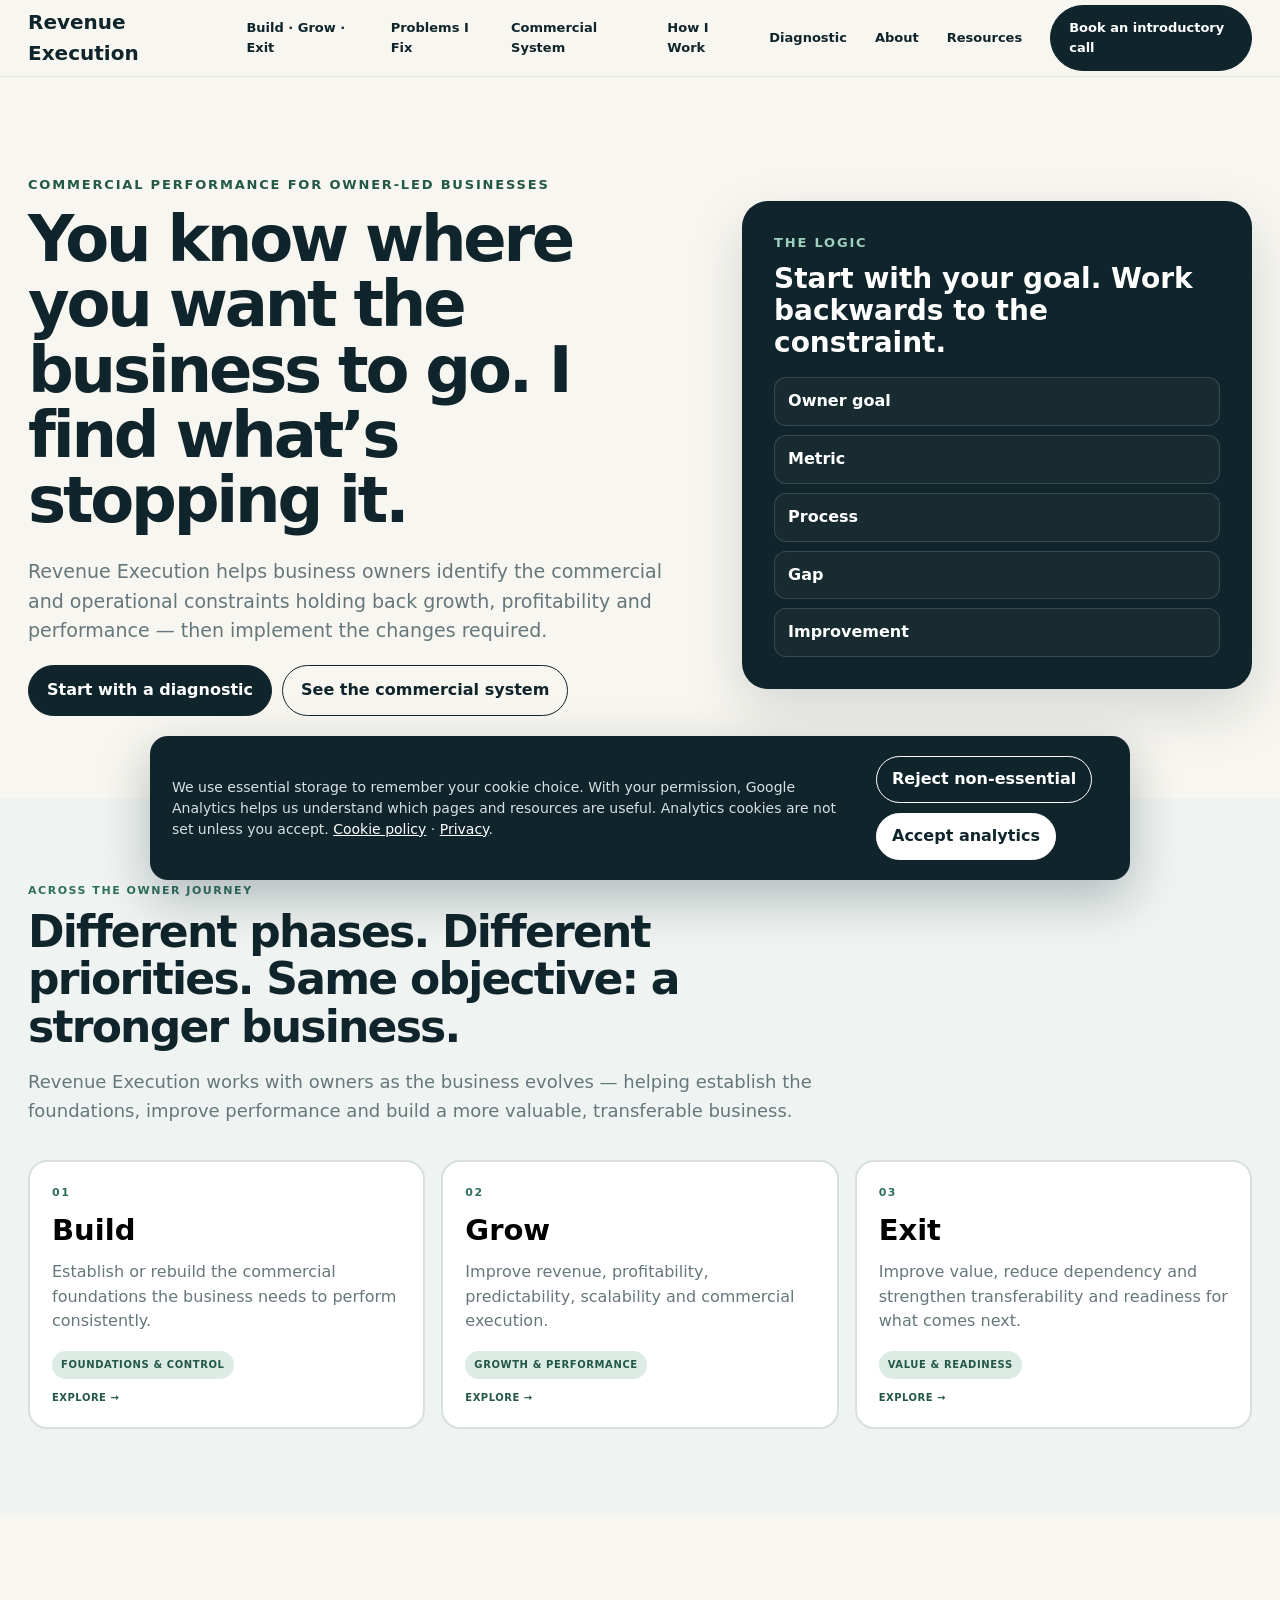
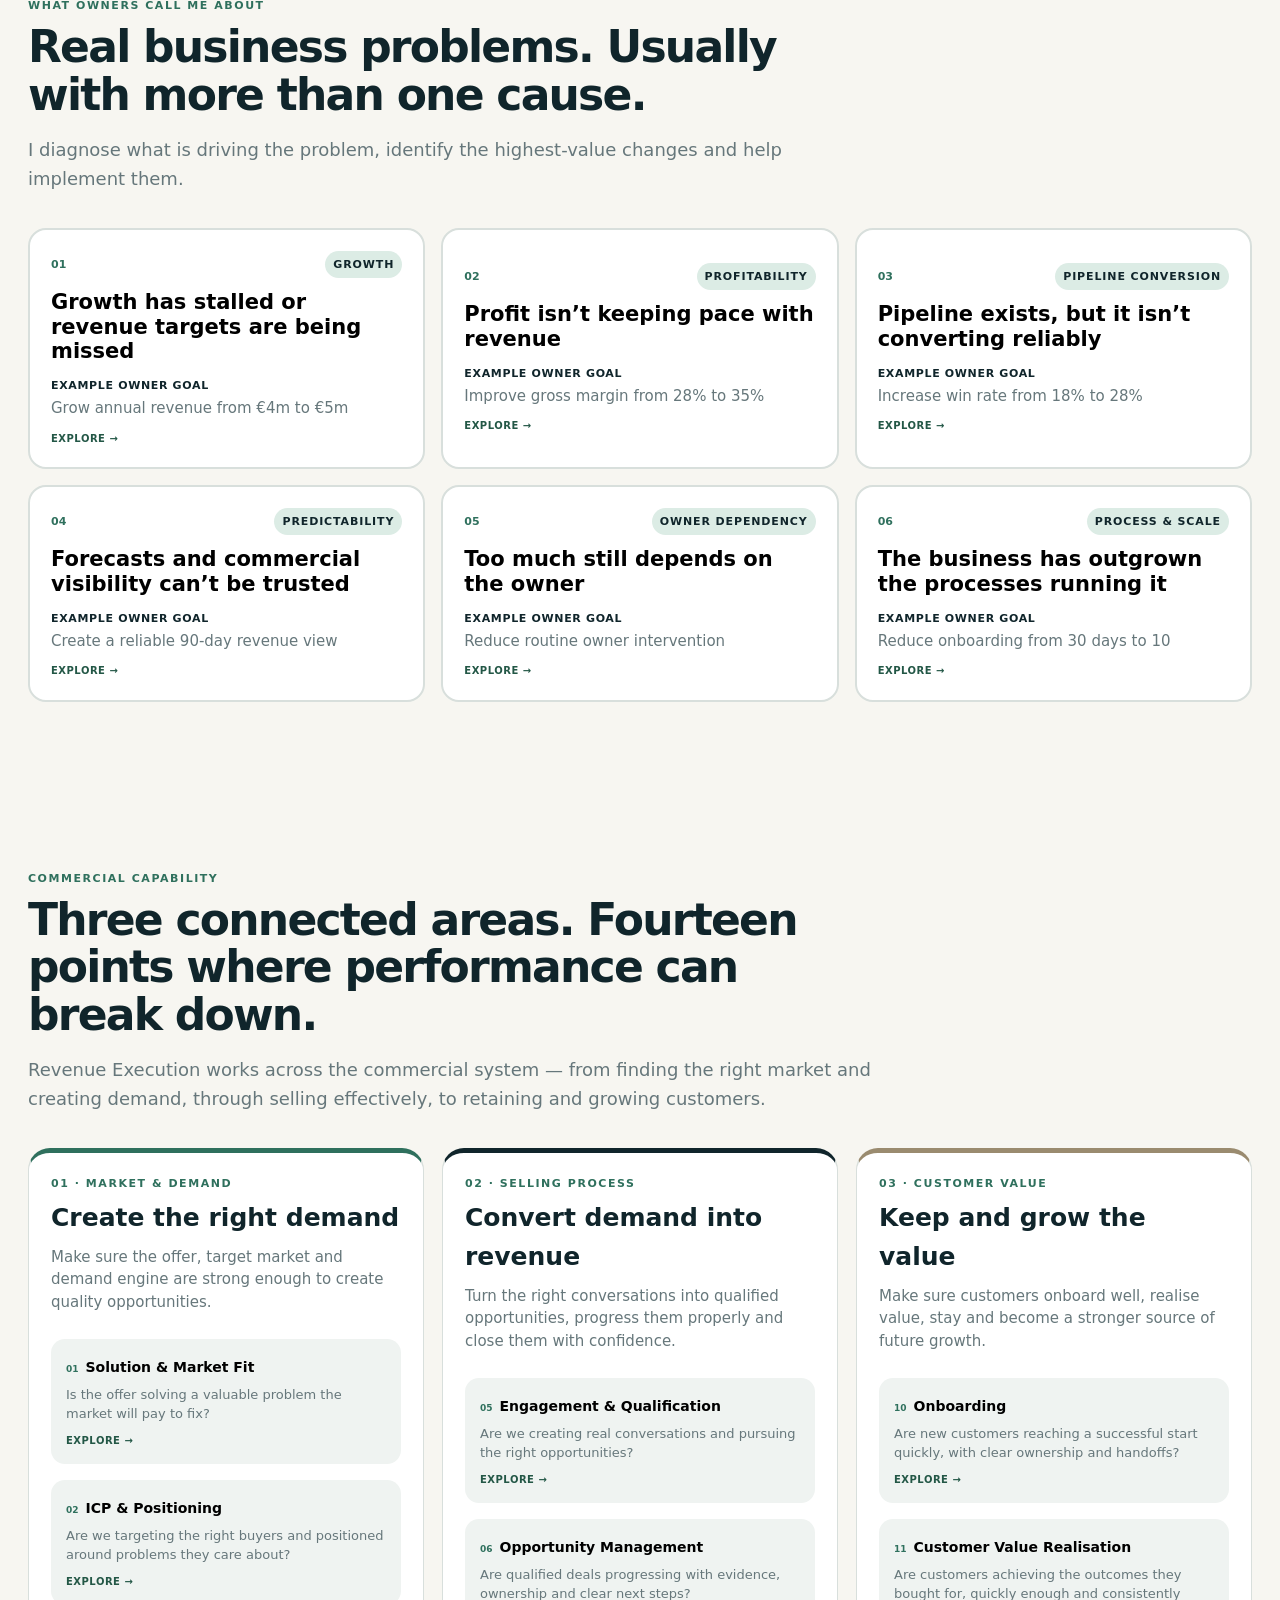
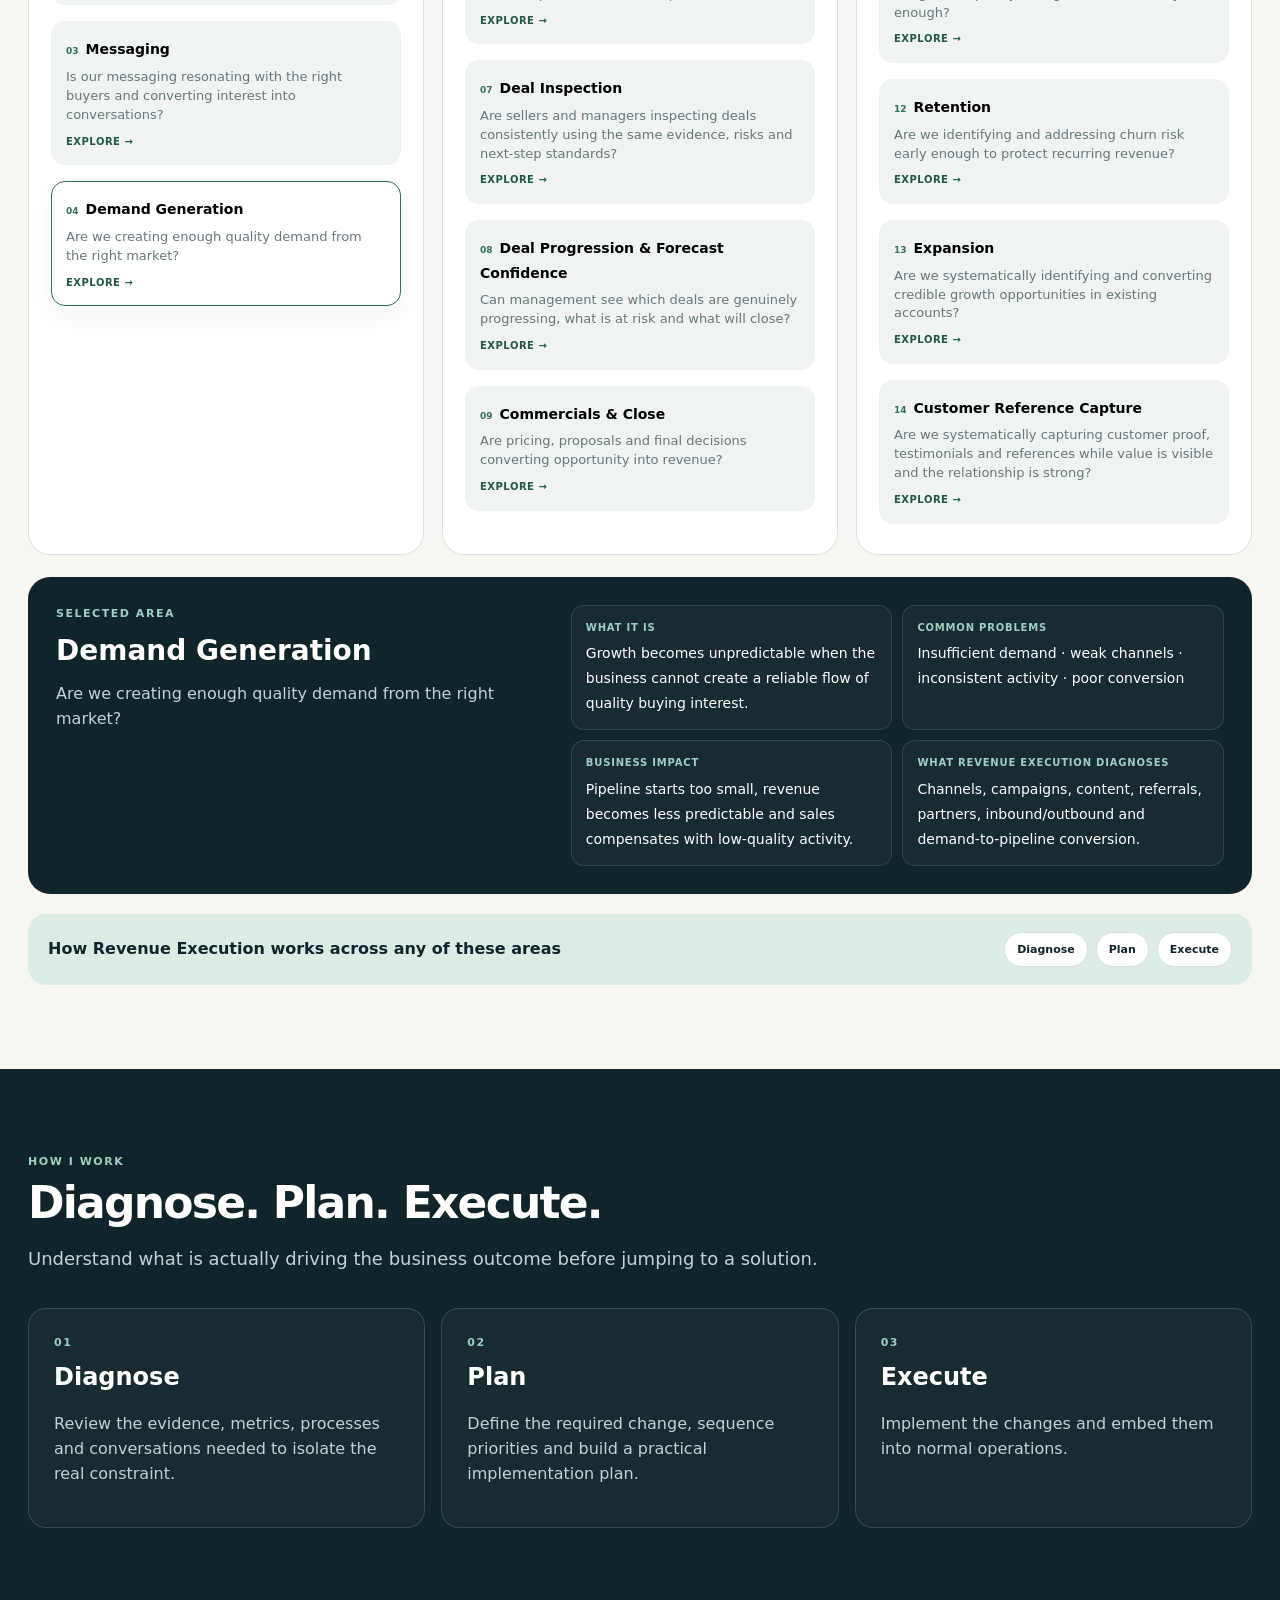
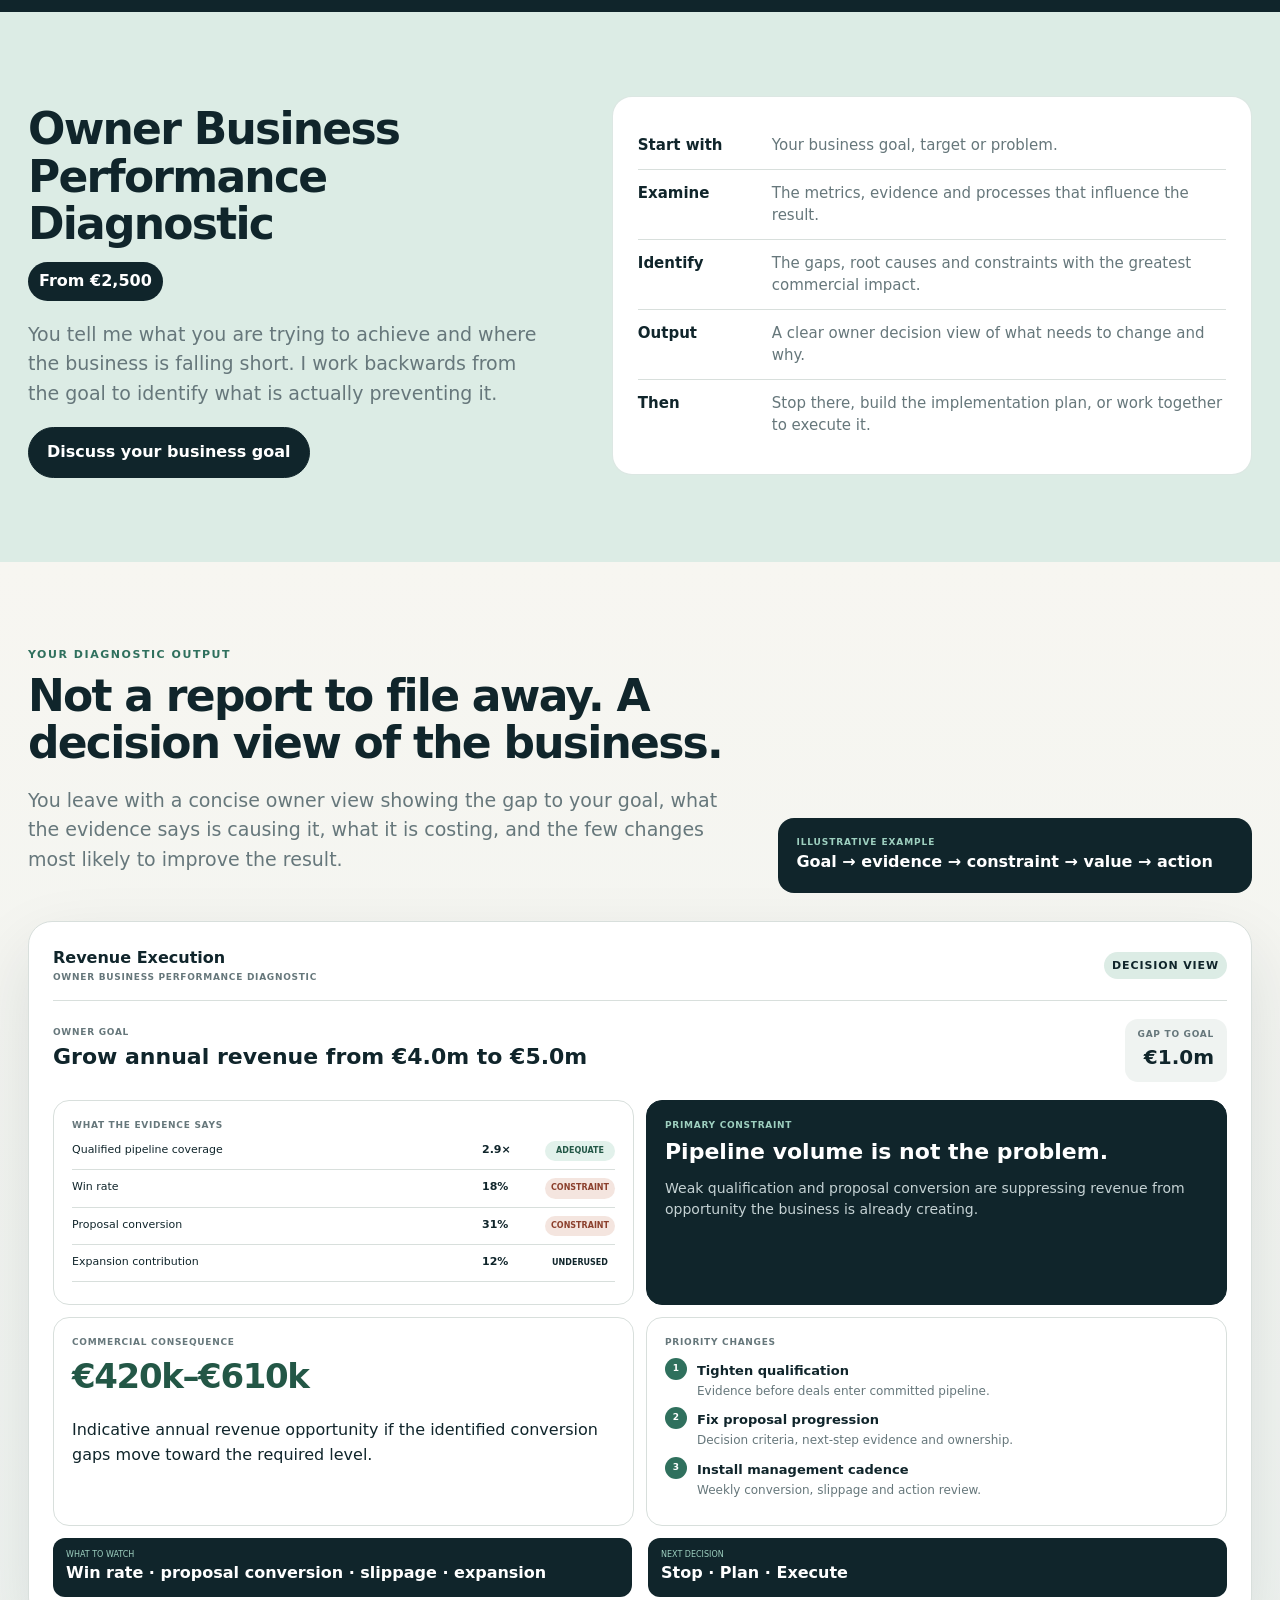
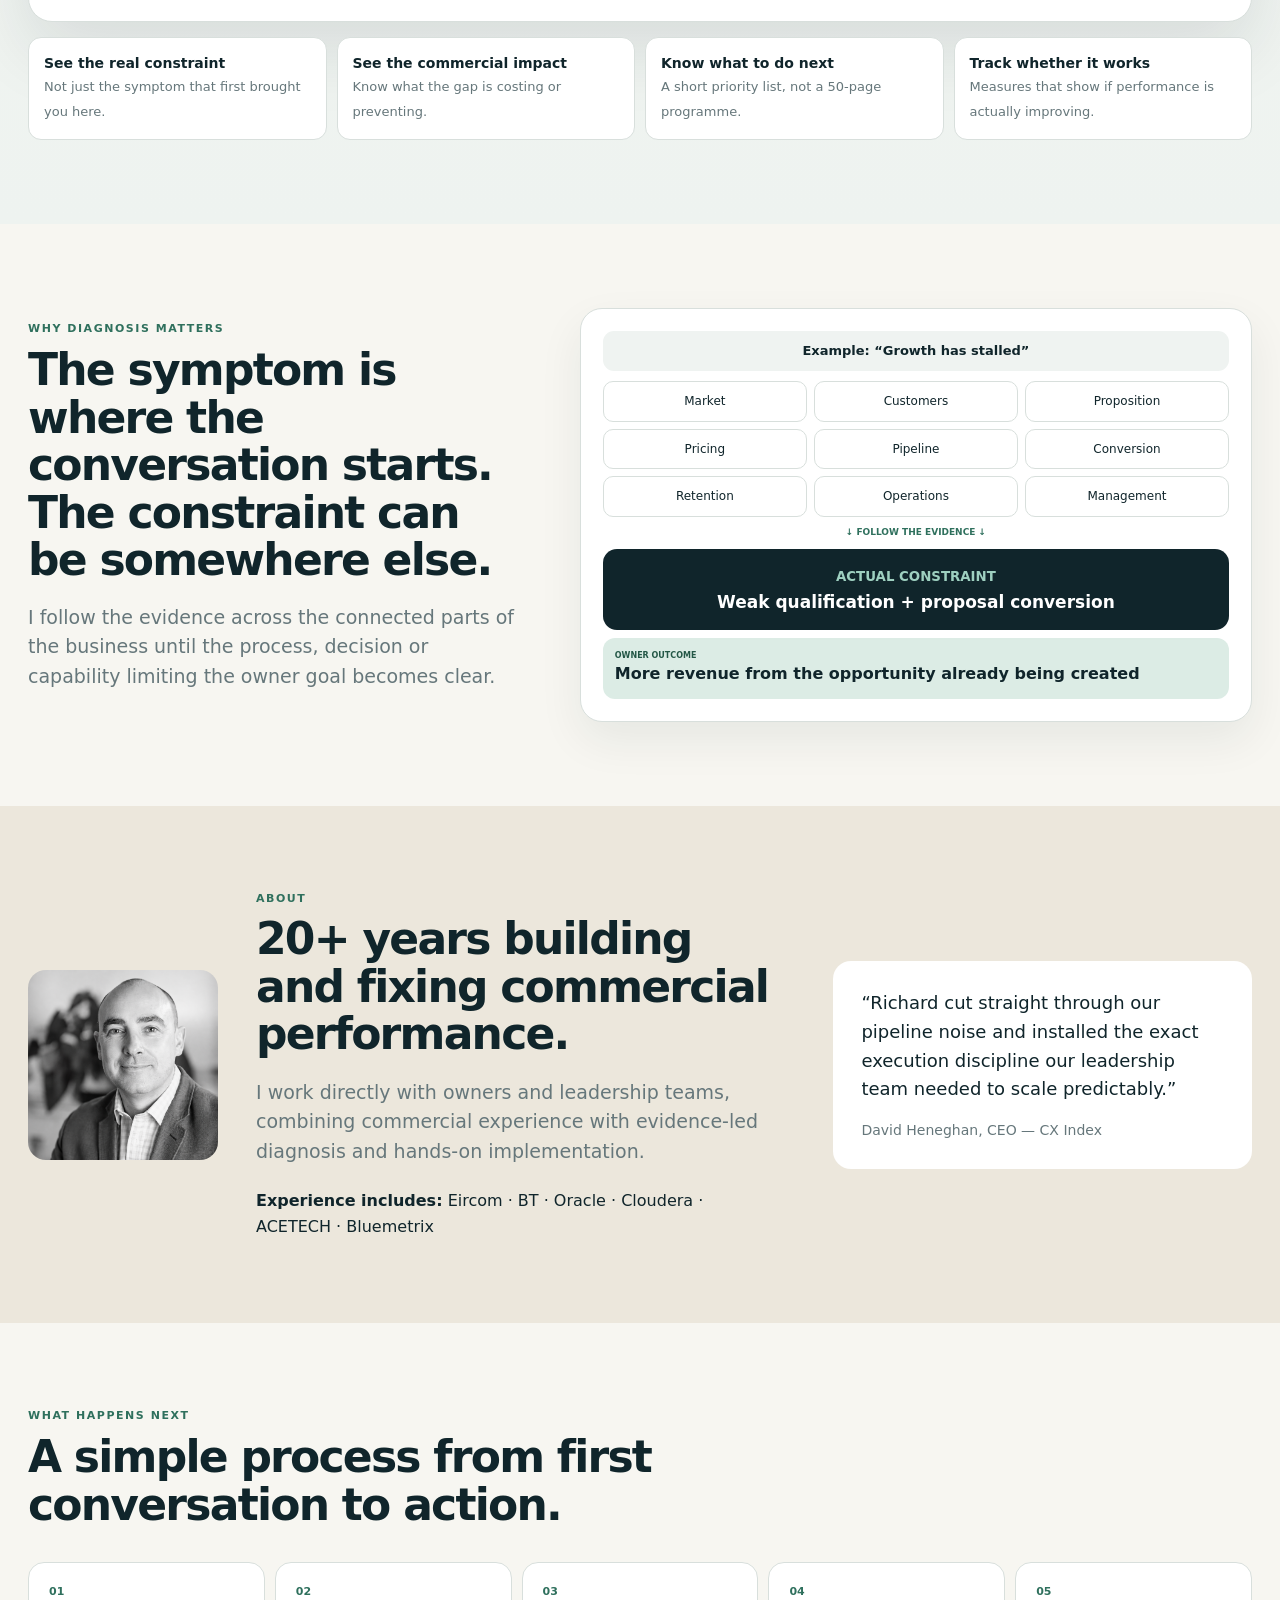
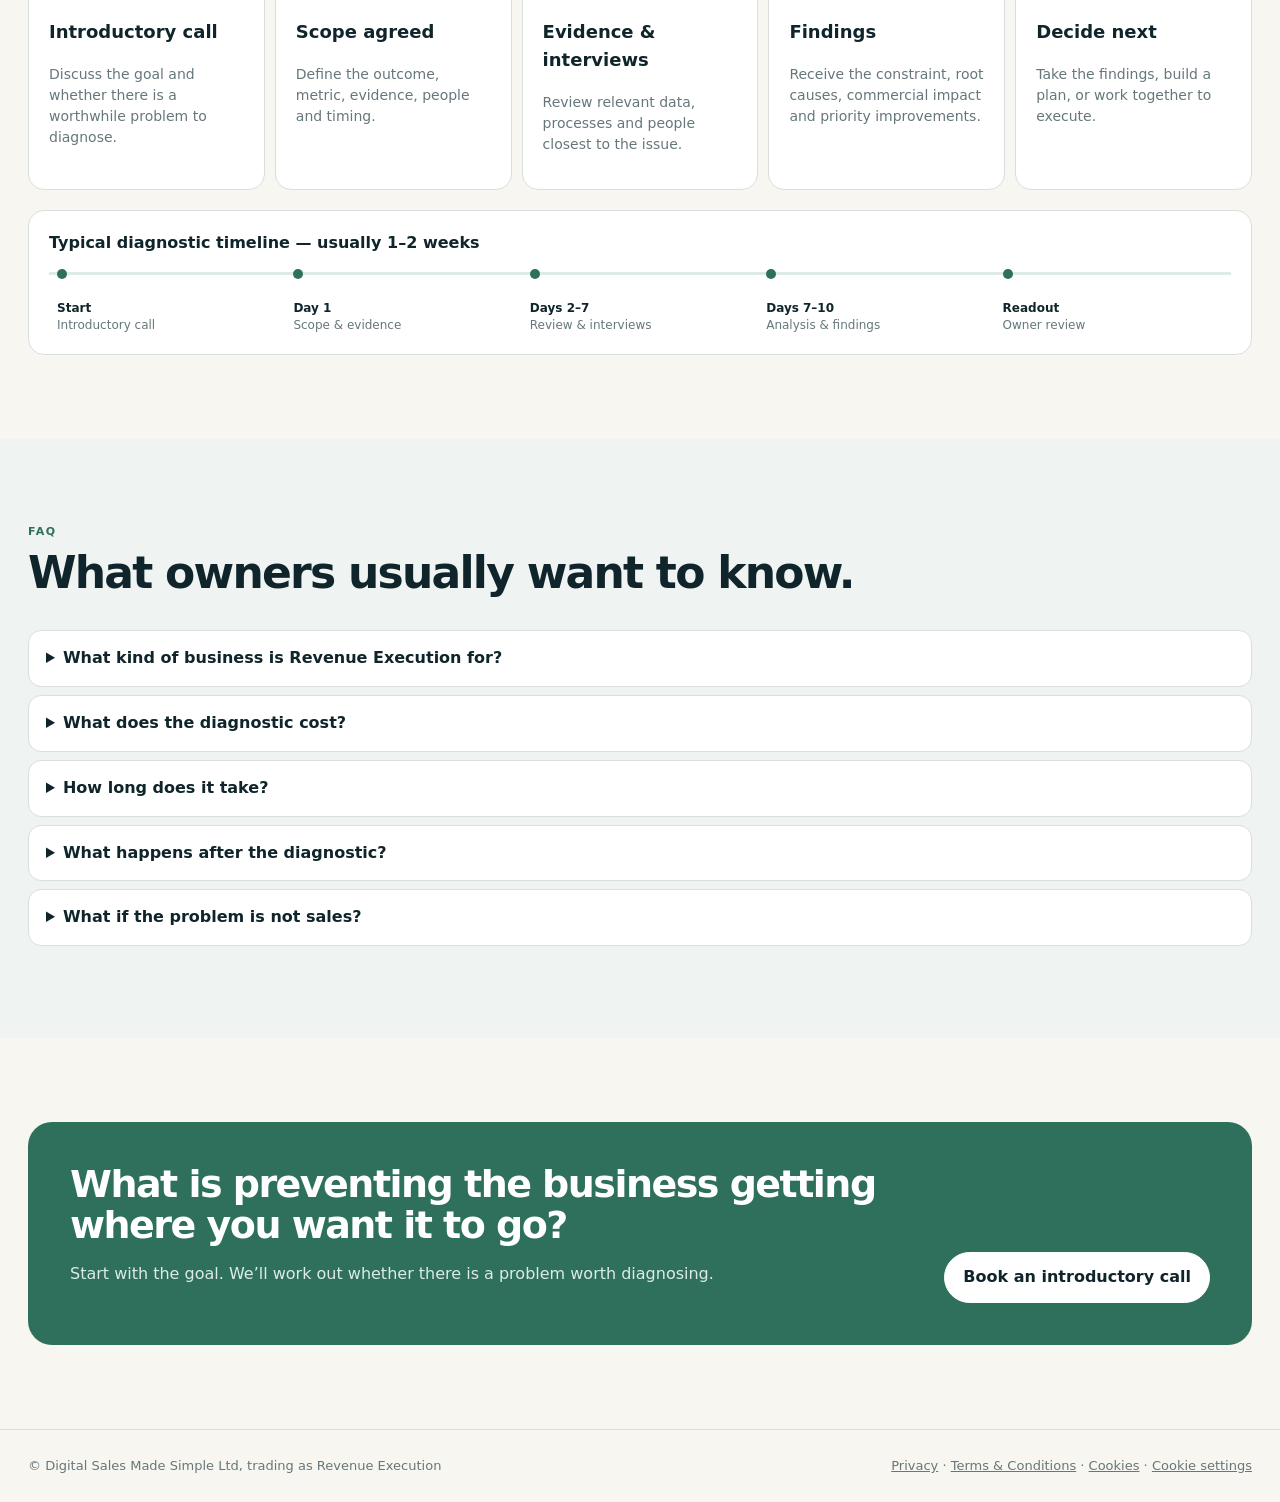
<file: solutions.html>
<!doctype html>
<html lang="en"><head><meta charset="utf-8"><meta name="viewport" content="width=device-width, initial-scale=1">
<meta http-equiv="refresh" content="0; url=index.html#solutions">
<title>Revenue Execution — Solutions</title></head>
<body><p><a href="index.html#solutions">View Owner solutions</a></p></body></html>
</file>
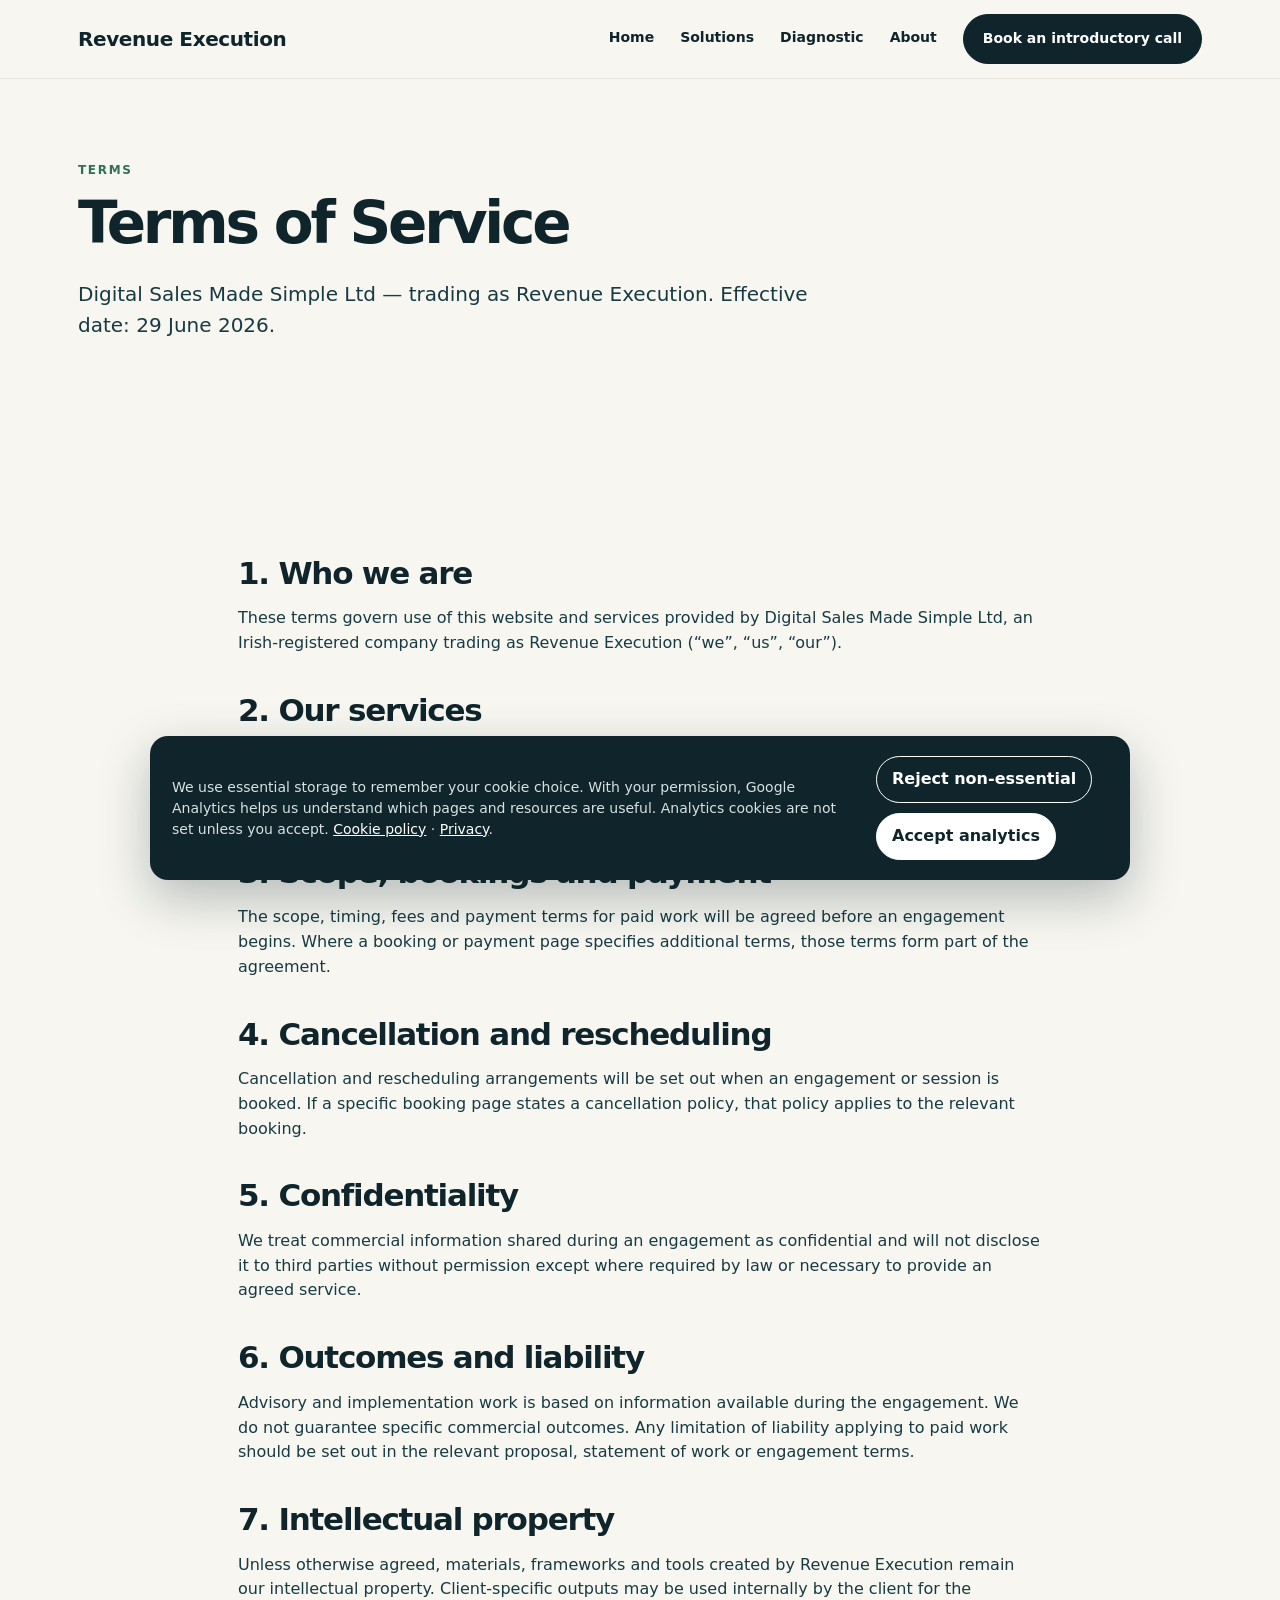
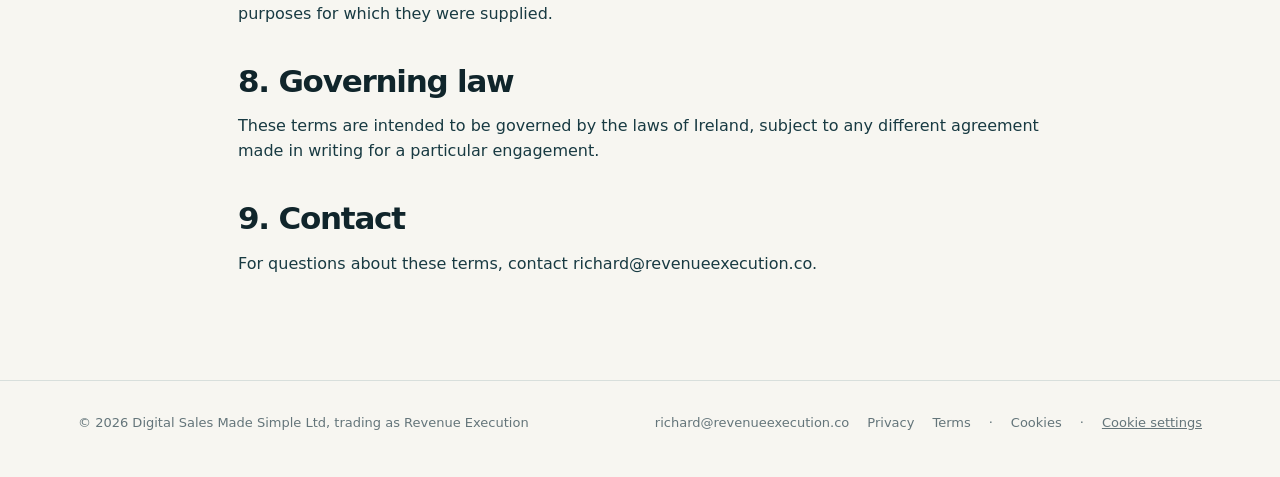
<file: terms.html>
<!doctype html>
<html lang="en">
<head>
<meta charset="utf-8" />
<meta name="viewport" content="width=device-width, initial-scale=1" />
<title>Terms — Revenue Execution</title>
<meta name="description" content="Terms of service for Revenue Execution, a trading name of Digital Sales Made Simple Ltd.">
<link rel="icon" type="image/png" href="favicon.png">
<link rel="stylesheet" href="styles.css">
</head>
<body>
<nav><div class="wrap navinner"><a class="brand" href="index.html">Revenue Execution</a><div class="navlinks"><a href="index.html">Home</a><a href="solutions.html">Solutions</a><a href="diagnostic.html">Diagnostic</a><a href="about.html">About</a><a class="btn" href="https://calendar.app.google/mh5X91ErPgUXtCqR7" target="_blank" rel="noopener">Book an introductory call</a></div></div></nav>
<header class="hero compact"><div class="wrap"><div class="eyebrow">Terms</div><h1>Terms of Service</h1><p class="lead">Digital Sales Made Simple Ltd — trading as Revenue Execution. Effective date: 29 June 2026.</p></div></header>
<section><div class="wrap legal"><h2>1. Who we are</h2><p>These terms govern use of this website and services provided by Digital Sales Made Simple Ltd, an Irish-registered company trading as Revenue Execution (“we”, “us”, “our”).</p><h2>2. Our services</h2><p>We provide commercial and operational advisory services, including diagnostic engagements, planning, implementation support and related consultancy. Services are delivered directly by Richard Fox unless otherwise agreed in writing.</p><h2>3. Scope, bookings and payment</h2><p>The scope, timing, fees and payment terms for paid work will be agreed before an engagement begins. Where a booking or payment page specifies additional terms, those terms form part of the agreement.</p><h2>4. Cancellation and rescheduling</h2><p>Cancellation and rescheduling arrangements will be set out when an engagement or session is booked. If a specific booking page states a cancellation policy, that policy applies to the relevant booking.</p><h2>5. Confidentiality</h2><p>We treat commercial information shared during an engagement as confidential and will not disclose it to third parties without permission except where required by law or necessary to provide an agreed service.</p><h2>6. Outcomes and liability</h2><p>Advisory and implementation work is based on information available during the engagement. We do not guarantee specific commercial outcomes. Any limitation of liability applying to paid work should be set out in the relevant proposal, statement of work or engagement terms.</p><h2>7. Intellectual property</h2><p>Unless otherwise agreed, materials, frameworks and tools created by Revenue Execution remain our intellectual property. Client-specific outputs may be used internally by the client for the purposes for which they were supplied.</p><h2>8. Governing law</h2><p>These terms are intended to be governed by the laws of Ireland, subject to any different agreement made in writing for a particular engagement.</p><h2>9. Contact</h2><p>For questions about these terms, contact <a href="mailto:richard@revenueexecution.co">richard@revenueexecution.co</a>.</p></div></section>
<footer><div class="wrap footer-inner"><div>© <span data-year></span> Digital Sales Made Simple Ltd, trading as Revenue Execution</div><div class="footer-links"><a href="mailto:richard@revenueexecution.co">richard@revenueexecution.co</a><a href="privacy.html">Privacy</a><a href="terms.html">Terms</a></div></div></footer><script src="site.js"></script>
</body></html>
</file>
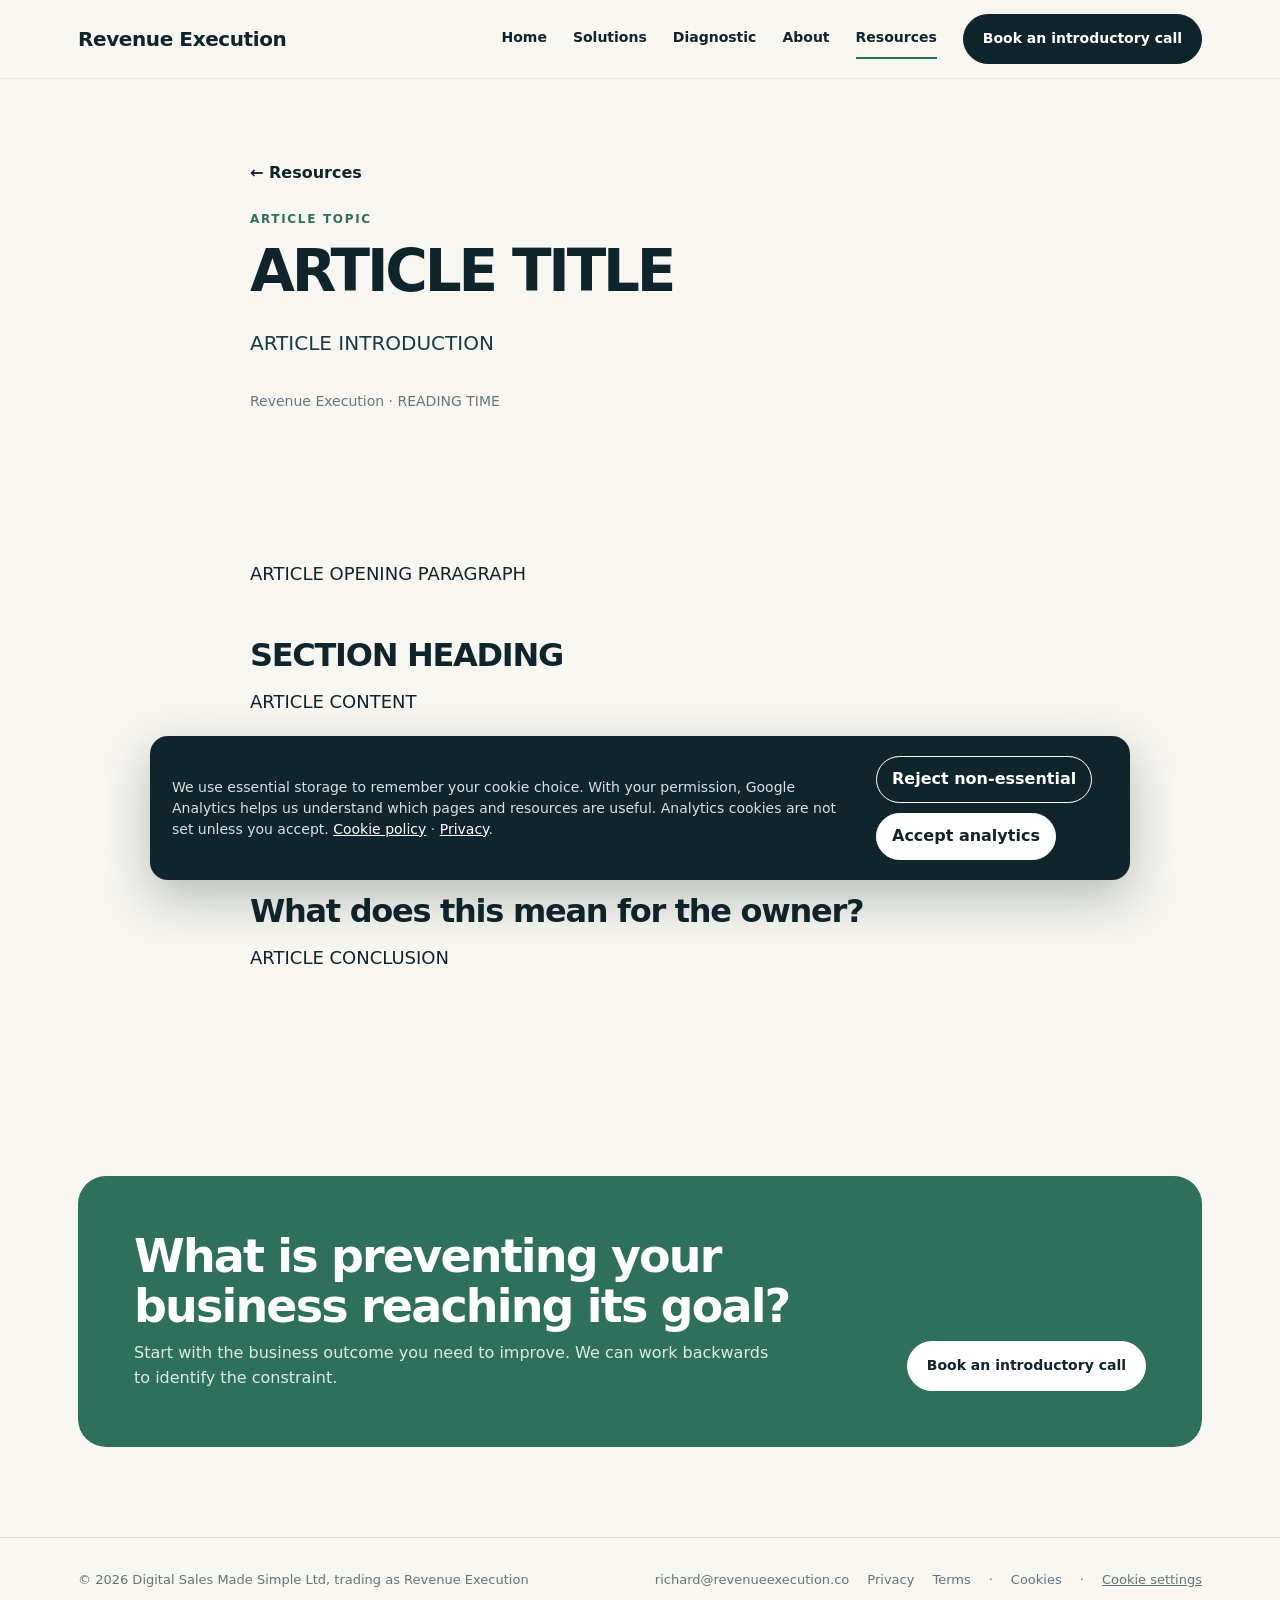
<file: resources/articles/article-template.html>
<!doctype html>
<html lang="en">
<head>
<meta charset="utf-8">
<meta name="viewport" content="width=device-width, initial-scale=1">

<title>ARTICLE TITLE — Revenue Execution</title>

<meta name="description" content="ARTICLE DESCRIPTION">

<link rel="icon" type="image/png" href="../../favicon.png">
<link rel="stylesheet" href="../../styles.css">

<style>
.article-wrap {
  max-width: 780px;
  margin: 0 auto;
}

.article-meta {
  color: #66777b;
  font-size: 14px;
  margin-top: 16px;
}

.article-body {
  font-size: 18px;
  line-height: 1.75;
}

.article-body h2 {
  margin-top: 48px;
  font-size: 32px;
}

.article-body h3 {
  margin-top: 32px;
  font-size: 23px;
}

.article-body p {
  margin: 0 0 24px;
}

.article-back {
  margin-bottom: 24px;
  font-weight: 750;
}
</style>

</head>

<body>

<nav>
  <div class="wrap navinner">

    <a class="brand" href="../../index.html">
      Revenue Execution
    </a>

    <div class="navlinks">

      <a href="../../index.html">Home</a>

      <a href="../../solutions.html">Solutions</a>

      <a href="../../diagnostic.html">Diagnostic</a>

      <a href="../../about.html">About</a>

      <a class="active" href="../index.html">
        Resources
      </a>

      <a
        class="btn"
        href="https://calendar.app.google/mh5X91ErPgUXtCqR7"
        target="_blank"
        rel="noopener">
        Book an introductory call
      </a>

    </div>

  </div>
</nav>


<header class="hero compact">

  <div class="wrap">

    <div class="article-wrap">

      <div class="article-back">
        <a href="../index.html">
          ← Resources
        </a>
      </div>

      <div class="eyebrow">
        ARTICLE TOPIC
      </div>

      <h1>
        ARTICLE TITLE
      </h1>

      <p class="lead">
        ARTICLE INTRODUCTION
      </p>

      <div class="article-meta">
        Revenue Execution · READING TIME
      </div>

    </div>

  </div>

</header>


<section>

  <div class="wrap">

    <article class="article-wrap article-body">

      <p>
        ARTICLE OPENING PARAGRAPH
      </p>

      <h2>
        SECTION HEADING
      </h2>

      <p>
        ARTICLE CONTENT
      </p>

      <h2>
        SECTION HEADING
      </h2>

      <p>
        ARTICLE CONTENT
      </p>

      <h2>
        What does this mean for the owner?
      </h2>

      <p>
        ARTICLE CONCLUSION
      </p>

    </article>

  </div>

</section>


<section class="cta">

  <div class="wrap">

    <div class="cta-box">

      <div>

        <h2>
          What is preventing your business reaching its goal?
        </h2>

        <p>
          Start with the business outcome you need to improve.
          We can work backwards to identify the constraint.
        </p>

      </div>

      <a
        class="btn"
        href="https://calendar.app.google/mh5X91ErPgUXtCqR7"
        target="_blank"
        rel="noopener">
        Book an introductory call
      </a>

    </div>

  </div>

</section>


<footer>

  <div class="wrap footer-inner">

    <div>
      © <span data-year></span>
      Digital Sales Made Simple Ltd, trading as Revenue Execution
    </div>

    <div class="footer-links">

      <a href="mailto:richard@revenueexecution.co">
        richard@revenueexecution.co
      </a>

      <a href="../../privacy.html">
        Privacy
      </a>

      <a href="../../terms.html">
        Terms
      </a>

    </div>

  </div>

</footer>


<script src="../../site.js"></script>

</body>
</html>
</file>
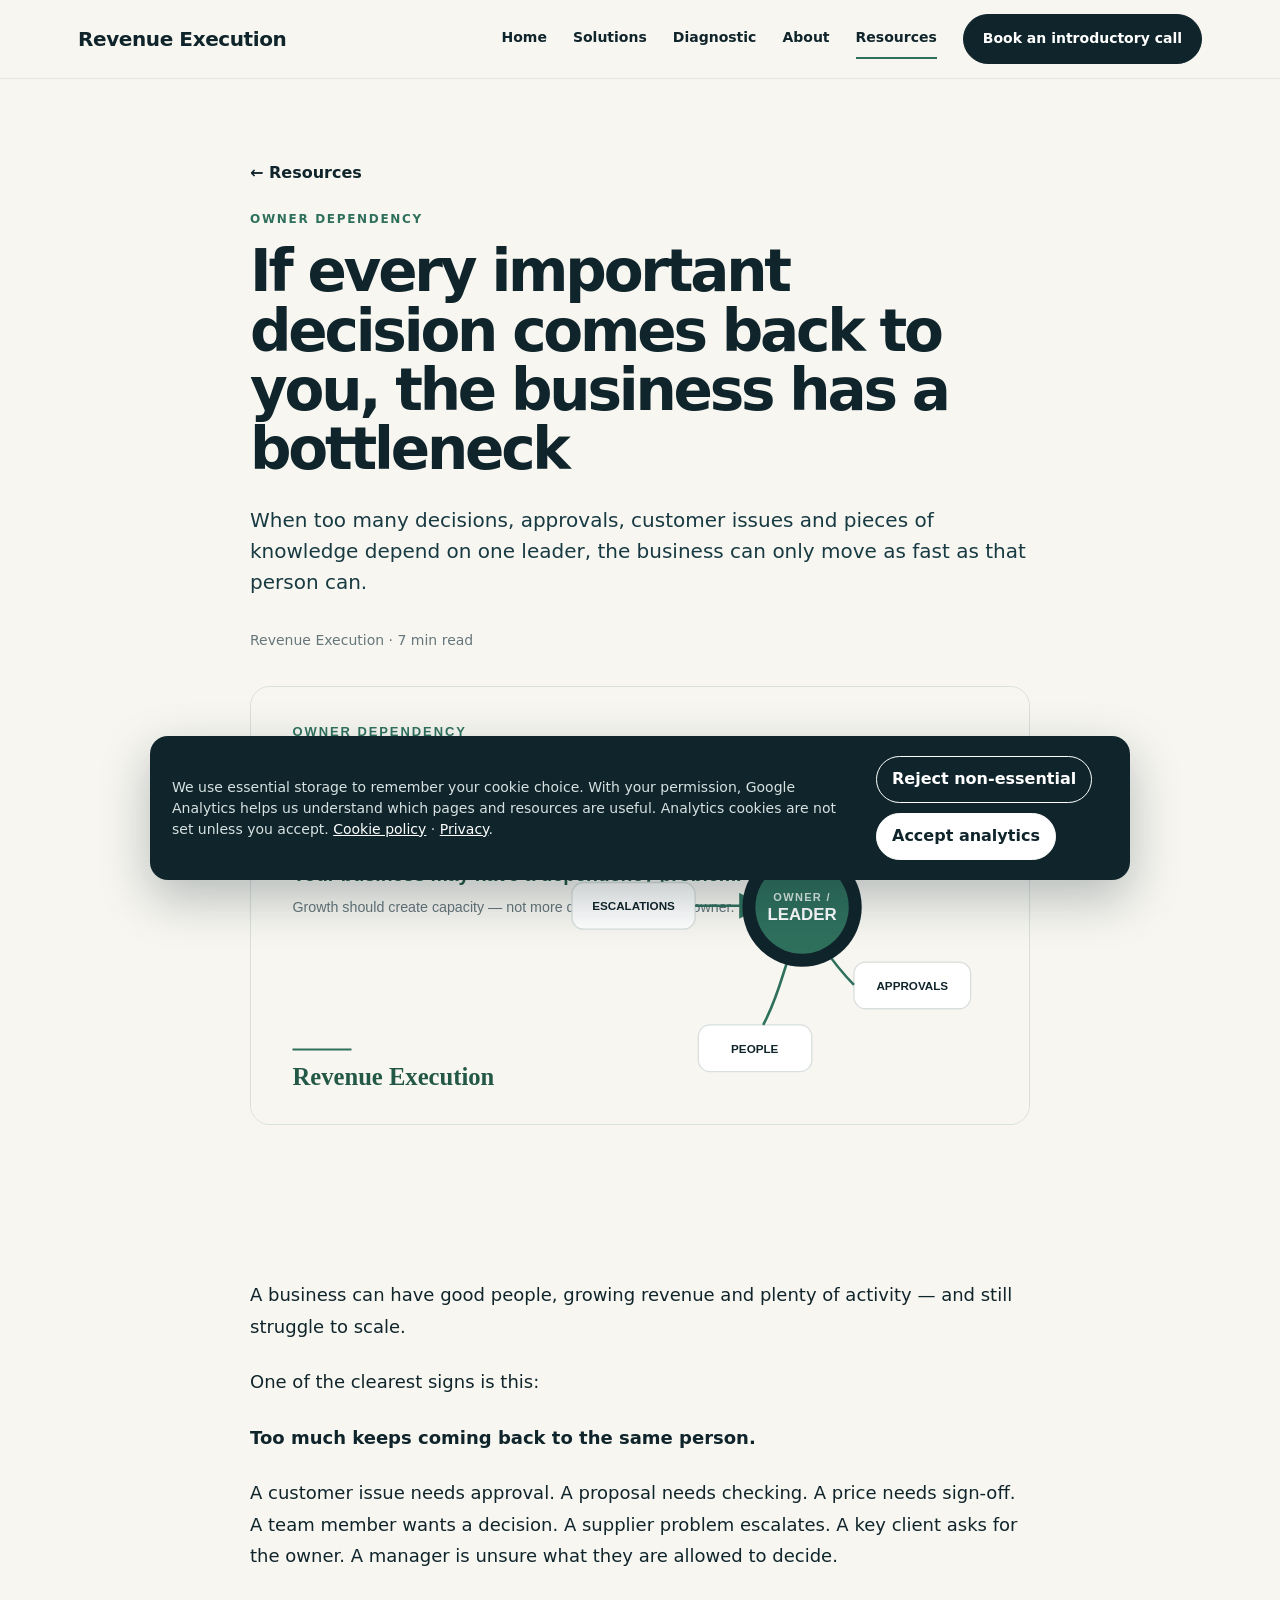
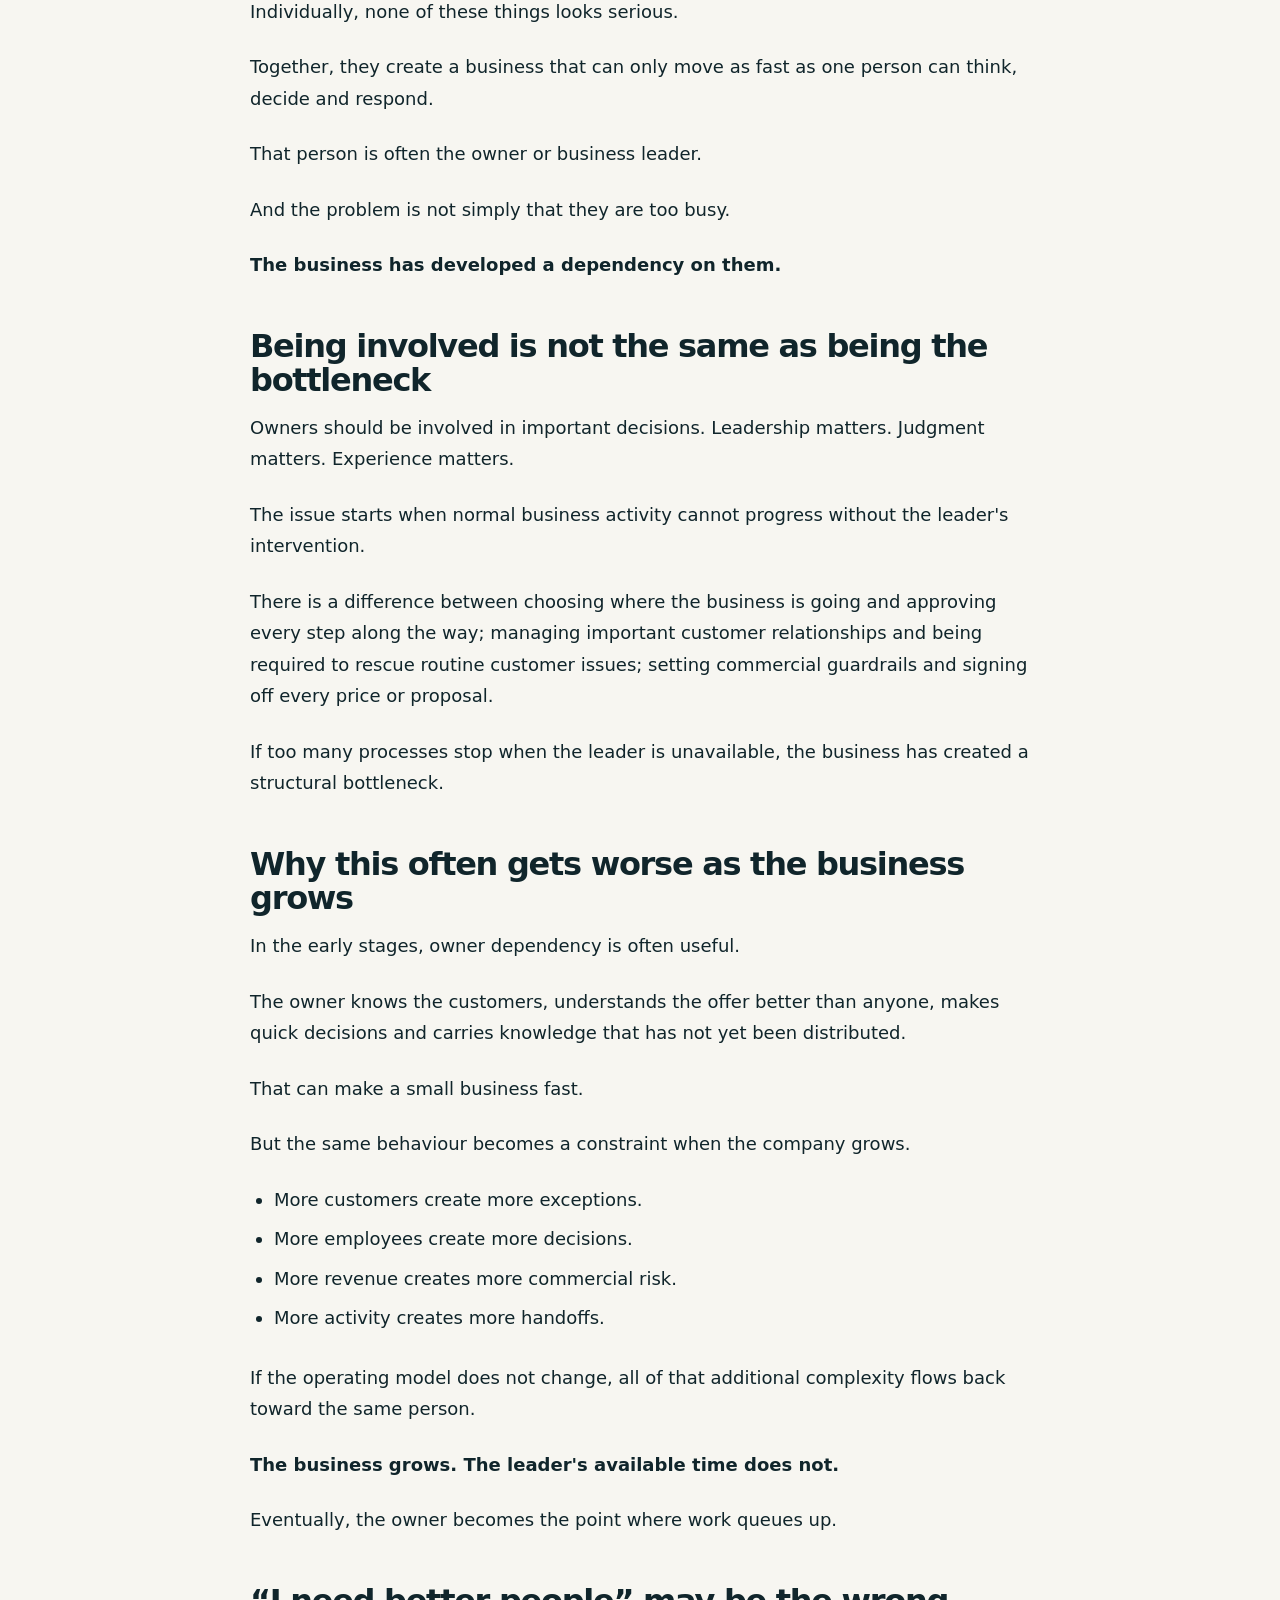
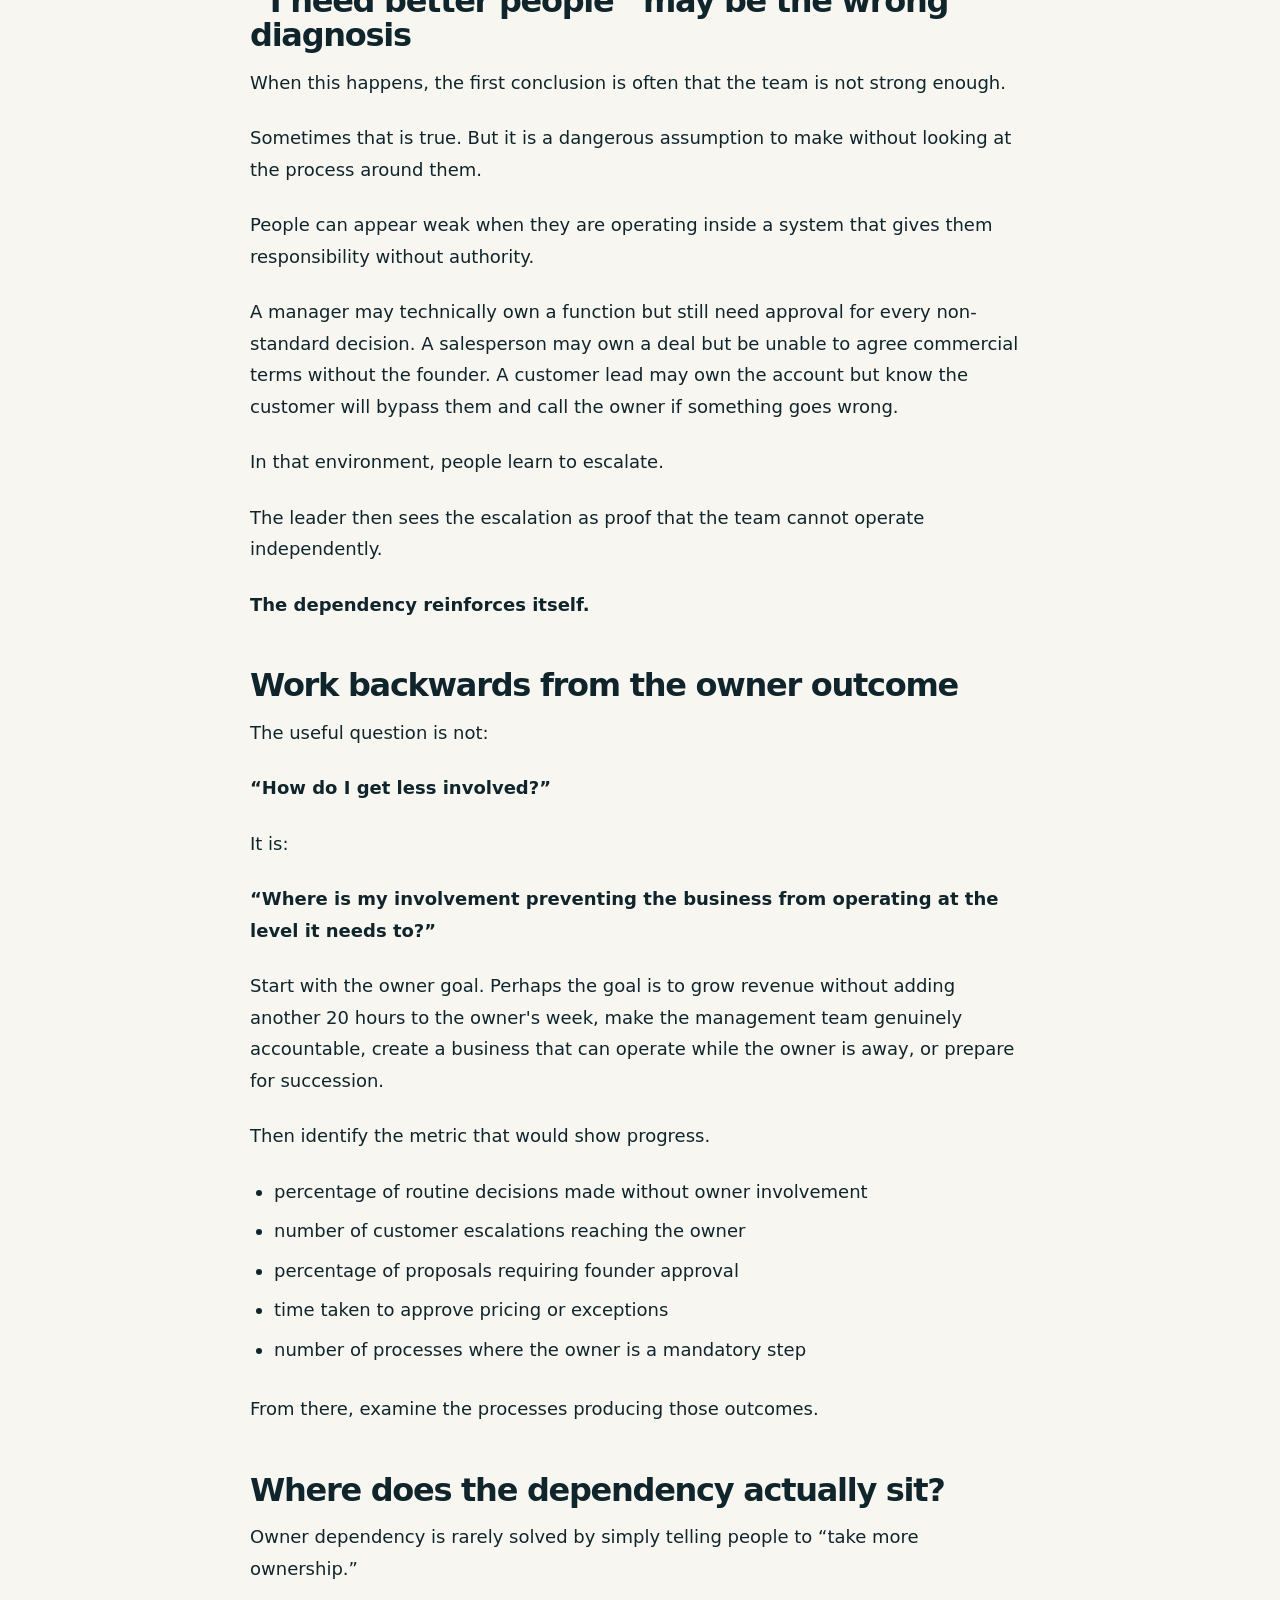
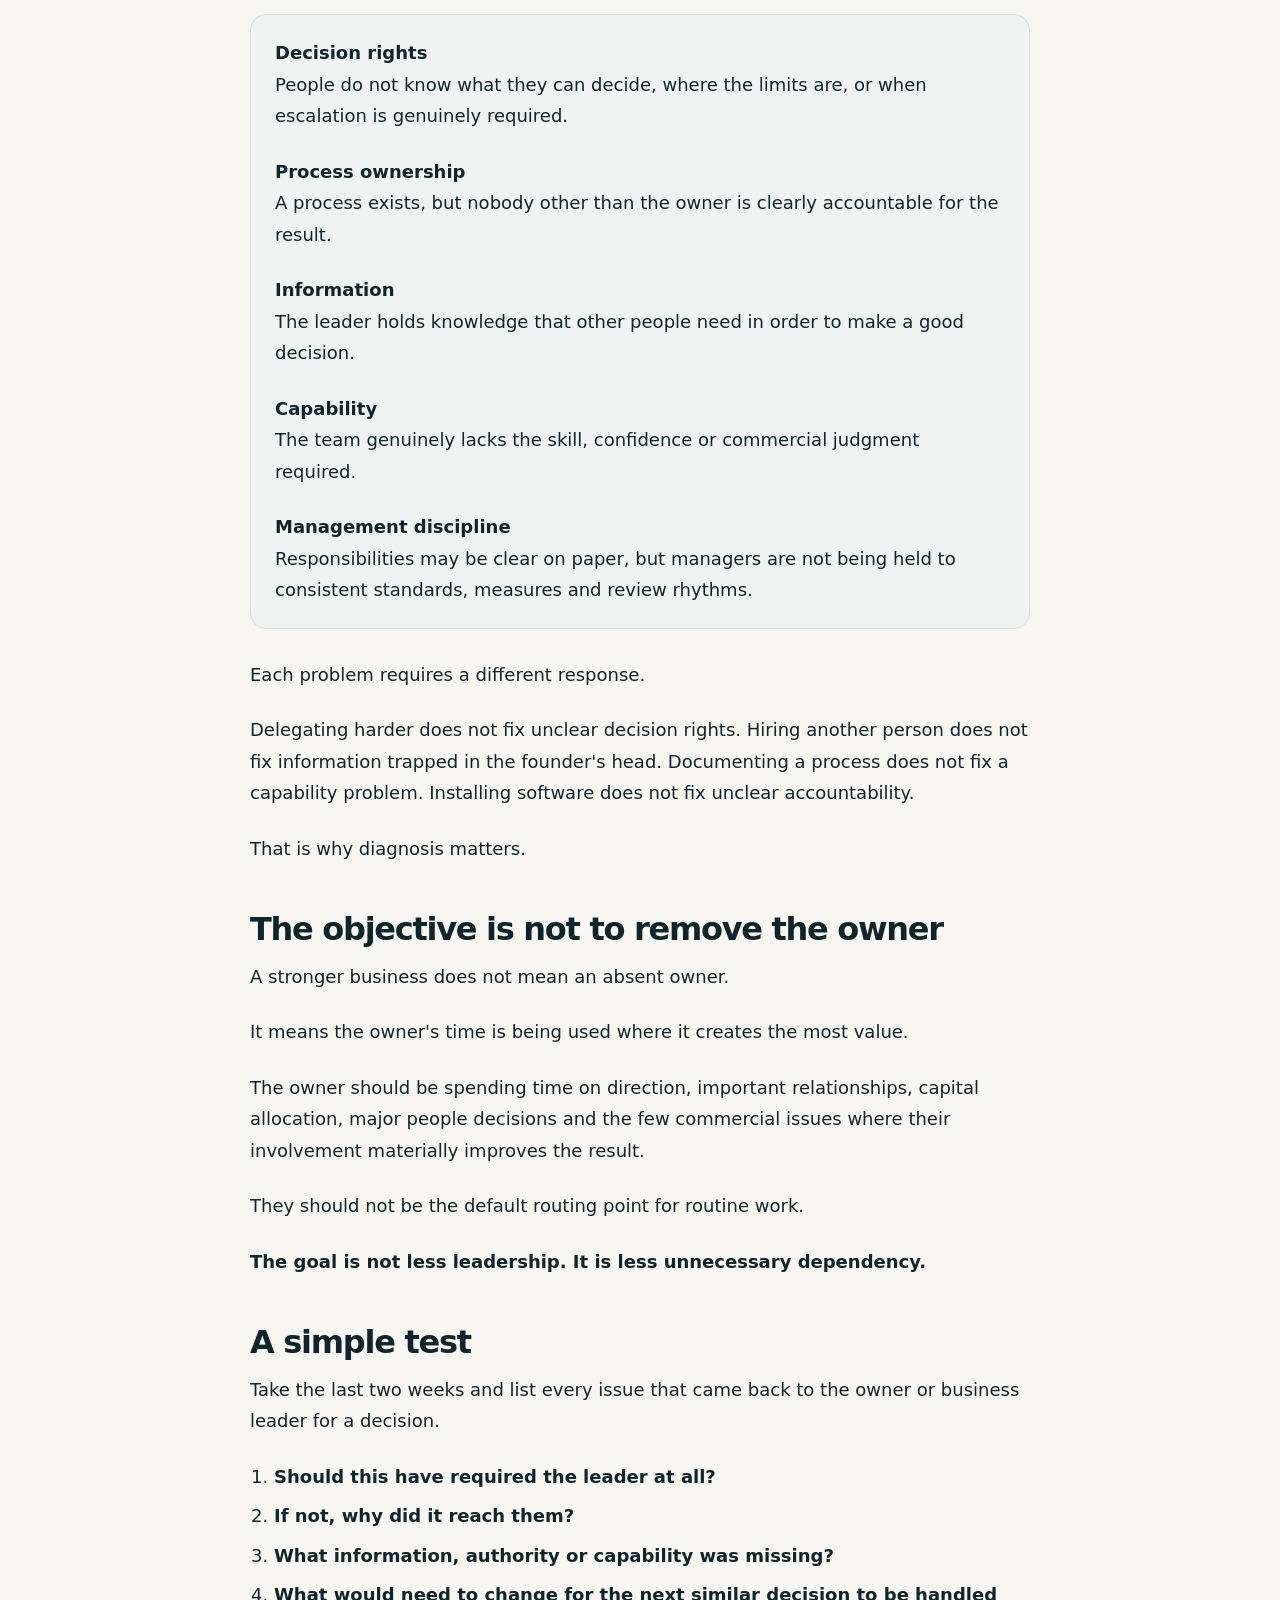
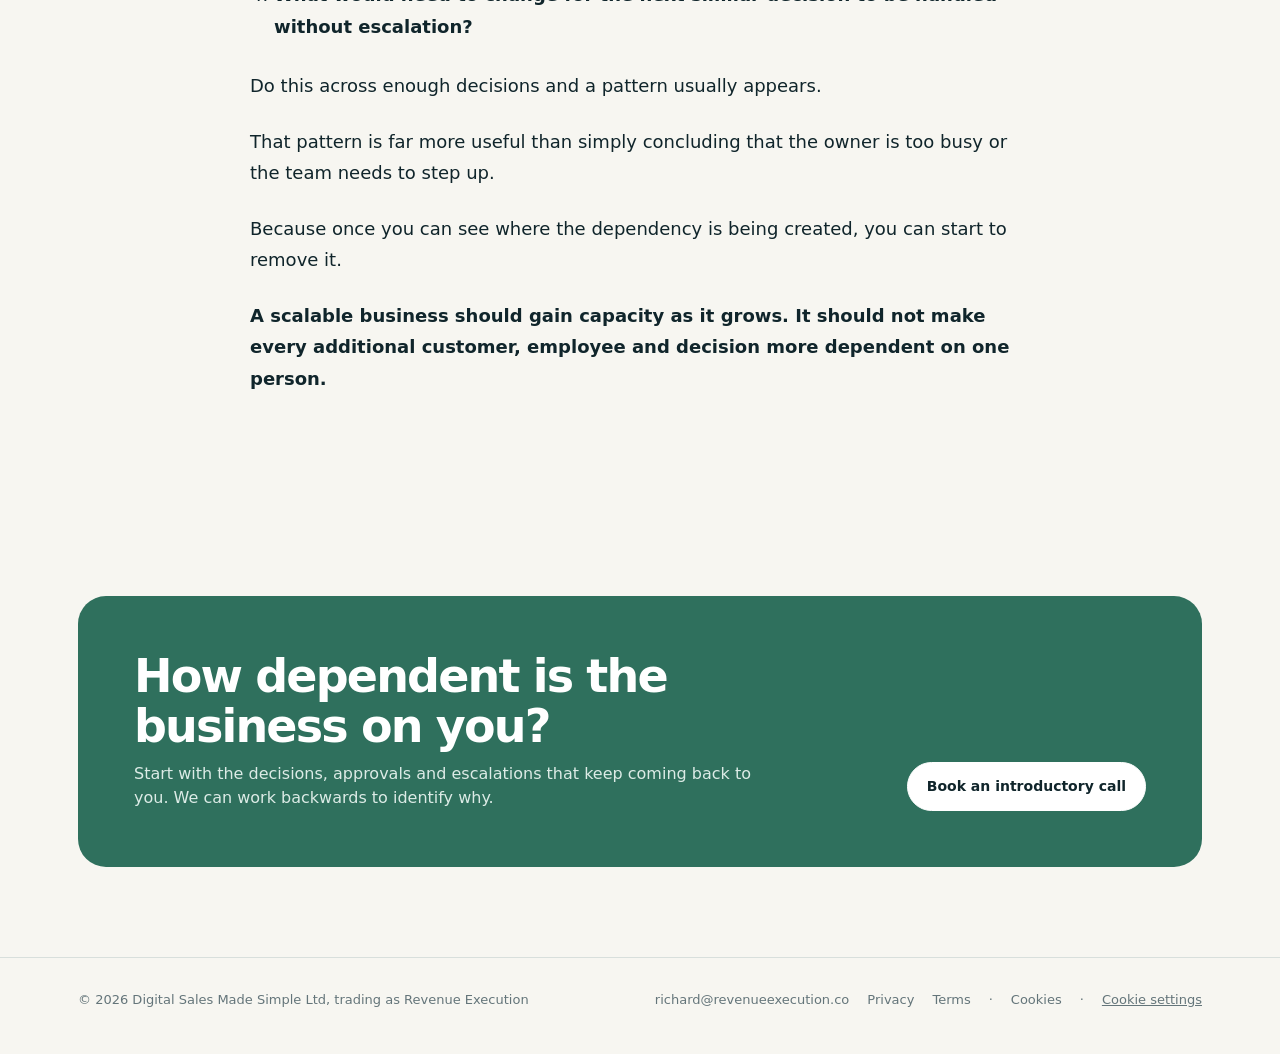
<file: resources/articles/business-leader-bottleneck.html>
<!doctype html>
<html lang="en">
<head>
<meta charset="utf-8">
<meta name="viewport" content="width=device-width, initial-scale=1">
<title>If every important decision comes back to you, the business has a bottleneck — Revenue Execution</title>
<meta name="description" content="Owner dependency can quietly limit growth. Learn how to identify where decisions, information and accountability keep flowing back to one leader — and what to change.">
<link rel="icon" type="image/png" href="../../favicon.png">
<link rel="stylesheet" href="../../styles.css">
<style>
.article-wrap{max-width:780px;margin:0 auto}.article-meta{color:#66777b;font-size:14px;margin-top:16px}.article-body{font-size:18px;line-height:1.75}.article-body h2{margin-top:48px;font-size:32px}.article-body h3{margin-top:32px;font-size:23px}.article-body p{margin:0 0 24px}.article-body ul,.article-body ol{margin:0 0 28px;padding-left:24px}.article-body li{margin-bottom:8px}.article-back{margin-bottom:24px;font-weight:750}.article-hero{margin:34px 0 8px}.article-hero img{width:100%;border-radius:20px;border:1px solid #d8dfdc}.article-callout{margin:30px 0;padding:22px 24px;background:#eff3f1;border-radius:16px;border:1px solid #d8dfdc}.article-callout p:last-child{margin-bottom:0}
</style>
</head>
<body>
<nav><div class="wrap navinner"><a class="brand" href="../../index.html">Revenue Execution</a><div class="navlinks"><a href="../../index.html">Home</a><a href="../../solutions.html">Solutions</a><a href="../../diagnostic.html">Diagnostic</a><a href="../../about.html">About</a><a class="active" href="../index.html">Resources</a><a class="btn" href="https://calendar.app.google/mh5X91ErPgUXtCqR7" target="_blank" rel="noopener">Book an introductory call</a></div></div></nav>
<header class="hero compact"><div class="wrap"><div class="article-wrap"><div class="article-back"><a href="../index.html">← Resources</a></div><div class="eyebrow">Owner dependency</div><h1>If every important decision comes back to you, the business has a bottleneck</h1><p class="lead">When too many decisions, approvals, customer issues and pieces of knowledge depend on one leader, the business can only move as fast as that person can.</p><div class="article-meta">Revenue Execution · 7 min read</div><figure class="article-hero"><img src="../images/RE-002-owner-dependency.svg" alt="Everything still comes back to you? Your business may have a dependency problem."></figure></div></div></header>
<section><div class="wrap"><article class="article-wrap article-body">
<p>A business can have good people, growing revenue and plenty of activity — and still struggle to scale.</p>
<p>One of the clearest signs is this:</p>
<p><strong>Too much keeps coming back to the same person.</strong></p>
<p>A customer issue needs approval. A proposal needs checking. A price needs sign-off. A team member wants a decision. A supplier problem escalates. A key client asks for the owner. A manager is unsure what they are allowed to decide.</p>
<p>Individually, none of these things looks serious.</p>
<p>Together, they create a business that can only move as fast as one person can think, decide and respond.</p>
<p>That person is often the owner or business leader.</p>
<p>And the problem is not simply that they are too busy.</p>
<p><strong>The business has developed a dependency on them.</strong></p>

<h2>Being involved is not the same as being the bottleneck</h2>
<p>Owners should be involved in important decisions. Leadership matters. Judgment matters. Experience matters.</p>
<p>The issue starts when normal business activity cannot progress without the leader's intervention.</p>
<p>There is a difference between choosing where the business is going and approving every step along the way; managing important customer relationships and being required to rescue routine customer issues; setting commercial guardrails and signing off every price or proposal.</p>
<p>If too many processes stop when the leader is unavailable, the business has created a structural bottleneck.</p>

<h2>Why this often gets worse as the business grows</h2>
<p>In the early stages, owner dependency is often useful.</p>
<p>The owner knows the customers, understands the offer better than anyone, makes quick decisions and carries knowledge that has not yet been distributed.</p>
<p>That can make a small business fast.</p>
<p>But the same behaviour becomes a constraint when the company grows.</p>
<ul><li>More customers create more exceptions.</li><li>More employees create more decisions.</li><li>More revenue creates more commercial risk.</li><li>More activity creates more handoffs.</li></ul>
<p>If the operating model does not change, all of that additional complexity flows back toward the same person.</p>
<p><strong>The business grows. The leader's available time does not.</strong></p>
<p>Eventually, the owner becomes the point where work queues up.</p>

<h2>“I need better people” may be the wrong diagnosis</h2>
<p>When this happens, the first conclusion is often that the team is not strong enough.</p>
<p>Sometimes that is true. But it is a dangerous assumption to make without looking at the process around them.</p>
<p>People can appear weak when they are operating inside a system that gives them responsibility without authority.</p>
<p>A manager may technically own a function but still need approval for every non-standard decision. A salesperson may own a deal but be unable to agree commercial terms without the founder. A customer lead may own the account but know the customer will bypass them and call the owner if something goes wrong.</p>
<p>In that environment, people learn to escalate.</p>
<p>The leader then sees the escalation as proof that the team cannot operate independently.</p>
<p><strong>The dependency reinforces itself.</strong></p>

<h2>Work backwards from the owner outcome</h2>
<p>The useful question is not:</p>
<p><strong>“How do I get less involved?”</strong></p>
<p>It is:</p>
<p><strong>“Where is my involvement preventing the business from operating at the level it needs to?”</strong></p>
<p>Start with the owner goal. Perhaps the goal is to grow revenue without adding another 20 hours to the owner's week, make the management team genuinely accountable, create a business that can operate while the owner is away, or prepare for succession.</p>
<p>Then identify the metric that would show progress.</p>
<ul><li>percentage of routine decisions made without owner involvement</li><li>number of customer escalations reaching the owner</li><li>percentage of proposals requiring founder approval</li><li>time taken to approve pricing or exceptions</li><li>number of processes where the owner is a mandatory step</li></ul>
<p>From there, examine the processes producing those outcomes.</p>

<h2>Where does the dependency actually sit?</h2>
<p>Owner dependency is rarely solved by simply telling people to “take more ownership.”</p>
<div class="article-callout">
<p><strong>Decision rights</strong><br>People do not know what they can decide, where the limits are, or when escalation is genuinely required.</p>
<p><strong>Process ownership</strong><br>A process exists, but nobody other than the owner is clearly accountable for the result.</p>
<p><strong>Information</strong><br>The leader holds knowledge that other people need in order to make a good decision.</p>
<p><strong>Capability</strong><br>The team genuinely lacks the skill, confidence or commercial judgment required.</p>
<p><strong>Management discipline</strong><br>Responsibilities may be clear on paper, but managers are not being held to consistent standards, measures and review rhythms.</p>
</div>
<p>Each problem requires a different response.</p>
<p>Delegating harder does not fix unclear decision rights. Hiring another person does not fix information trapped in the founder's head. Documenting a process does not fix a capability problem. Installing software does not fix unclear accountability.</p>
<p>That is why diagnosis matters.</p>

<h2>The objective is not to remove the owner</h2>
<p>A stronger business does not mean an absent owner.</p>
<p>It means the owner's time is being used where it creates the most value.</p>
<p>The owner should be spending time on direction, important relationships, capital allocation, major people decisions and the few commercial issues where their involvement materially improves the result.</p>
<p>They should not be the default routing point for routine work.</p>
<p><strong>The goal is not less leadership. It is less unnecessary dependency.</strong></p>

<h2>A simple test</h2>
<p>Take the last two weeks and list every issue that came back to the owner or business leader for a decision.</p>
<ol><li><strong>Should this have required the leader at all?</strong></li><li><strong>If not, why did it reach them?</strong></li><li><strong>What information, authority or capability was missing?</strong></li><li><strong>What would need to change for the next similar decision to be handled without escalation?</strong></li></ol>
<p>Do this across enough decisions and a pattern usually appears.</p>
<p>That pattern is far more useful than simply concluding that the owner is too busy or the team needs to step up.</p>
<p>Because once you can see where the dependency is being created, you can start to remove it.</p>
<p><strong>A scalable business should gain capacity as it grows. It should not make every additional customer, employee and decision more dependent on one person.</strong></p>
</article></div></section>
<section class="cta"><div class="wrap"><div class="cta-box"><div><h2>How dependent is the business on you?</h2><p>Start with the decisions, approvals and escalations that keep coming back to you. We can work backwards to identify why.</p></div><a class="btn" href="https://calendar.app.google/mh5X91ErPgUXtCqR7" target="_blank" rel="noopener">Book an introductory call</a></div></div></section>
<footer><div class="wrap footer-inner"><div>© <span data-year></span> Digital Sales Made Simple Ltd, trading as Revenue Execution</div><div class="footer-links"><a href="mailto:richard@revenueexecution.co">richard@revenueexecution.co</a><a href="../../privacy.html">Privacy</a><a href="../../terms.html">Terms</a></div></div></footer>
<script src="../../site.js"></script>
</body>
</html>
</file>
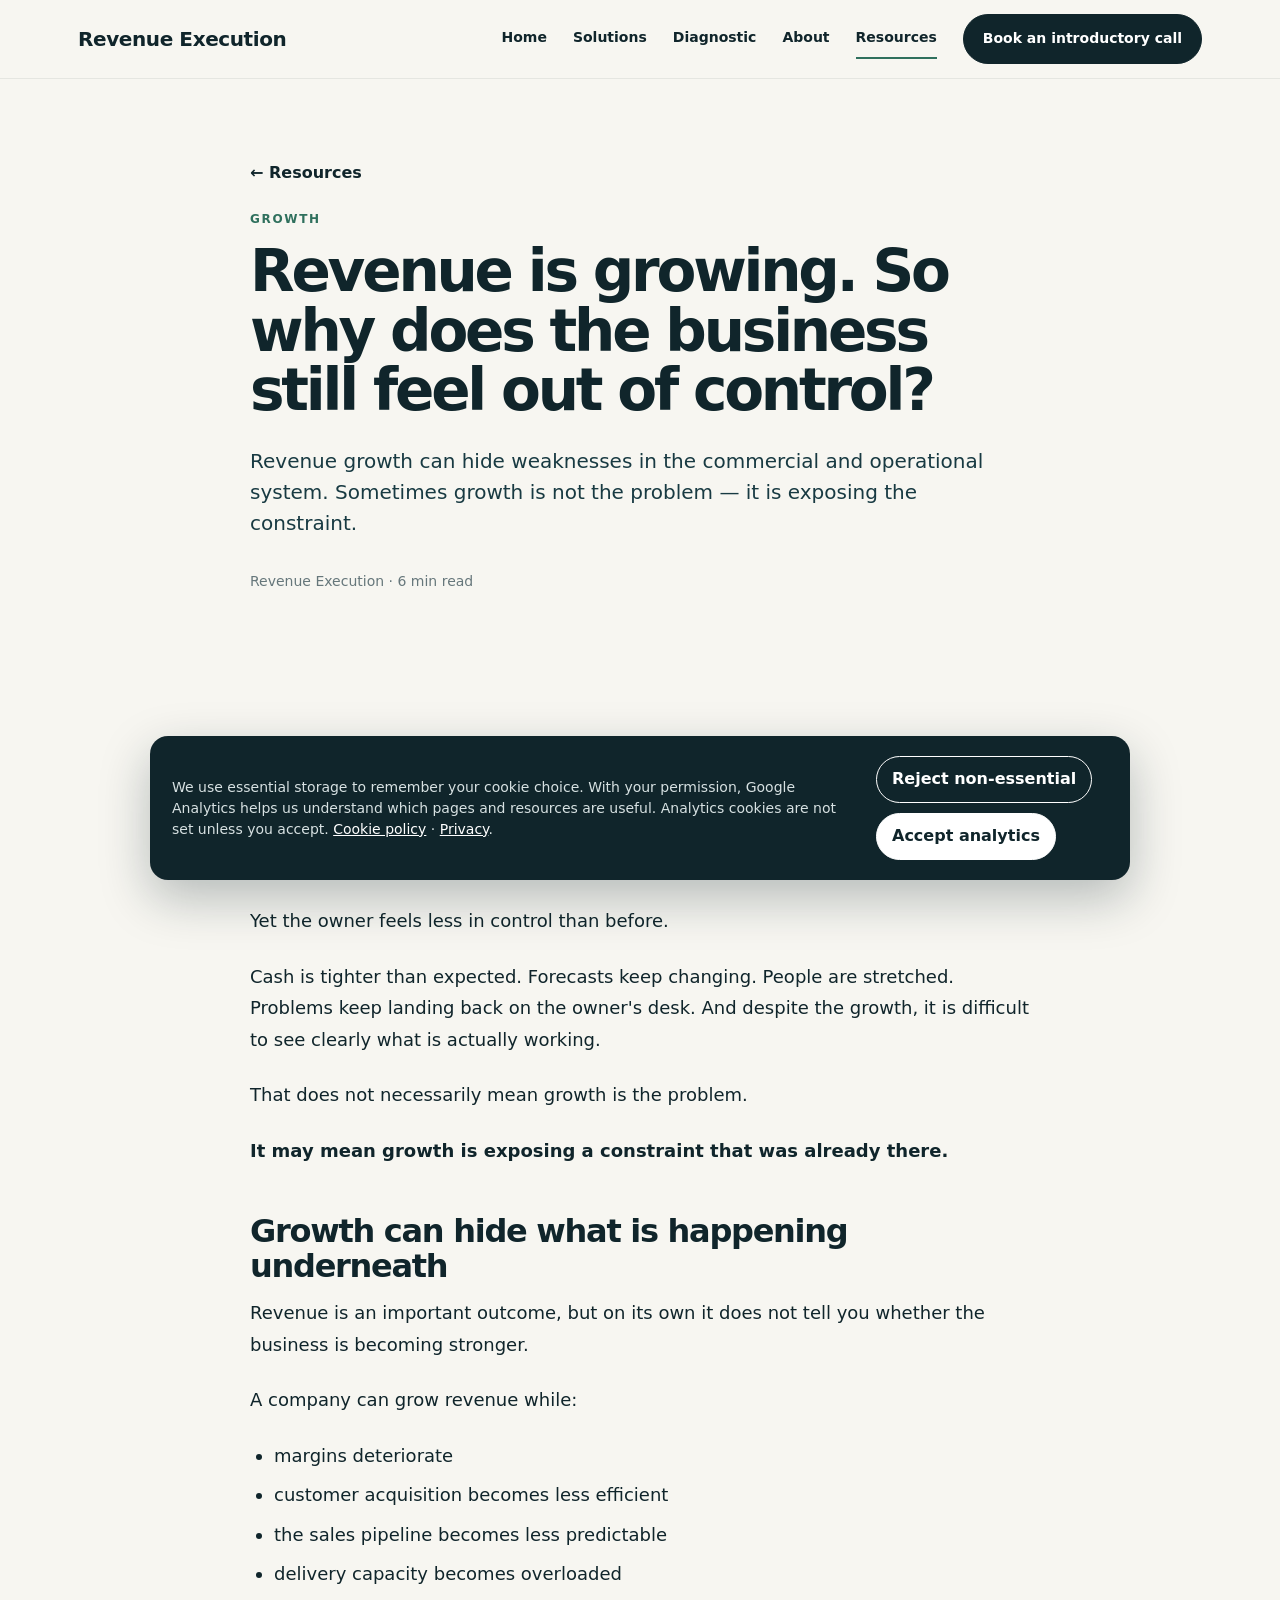
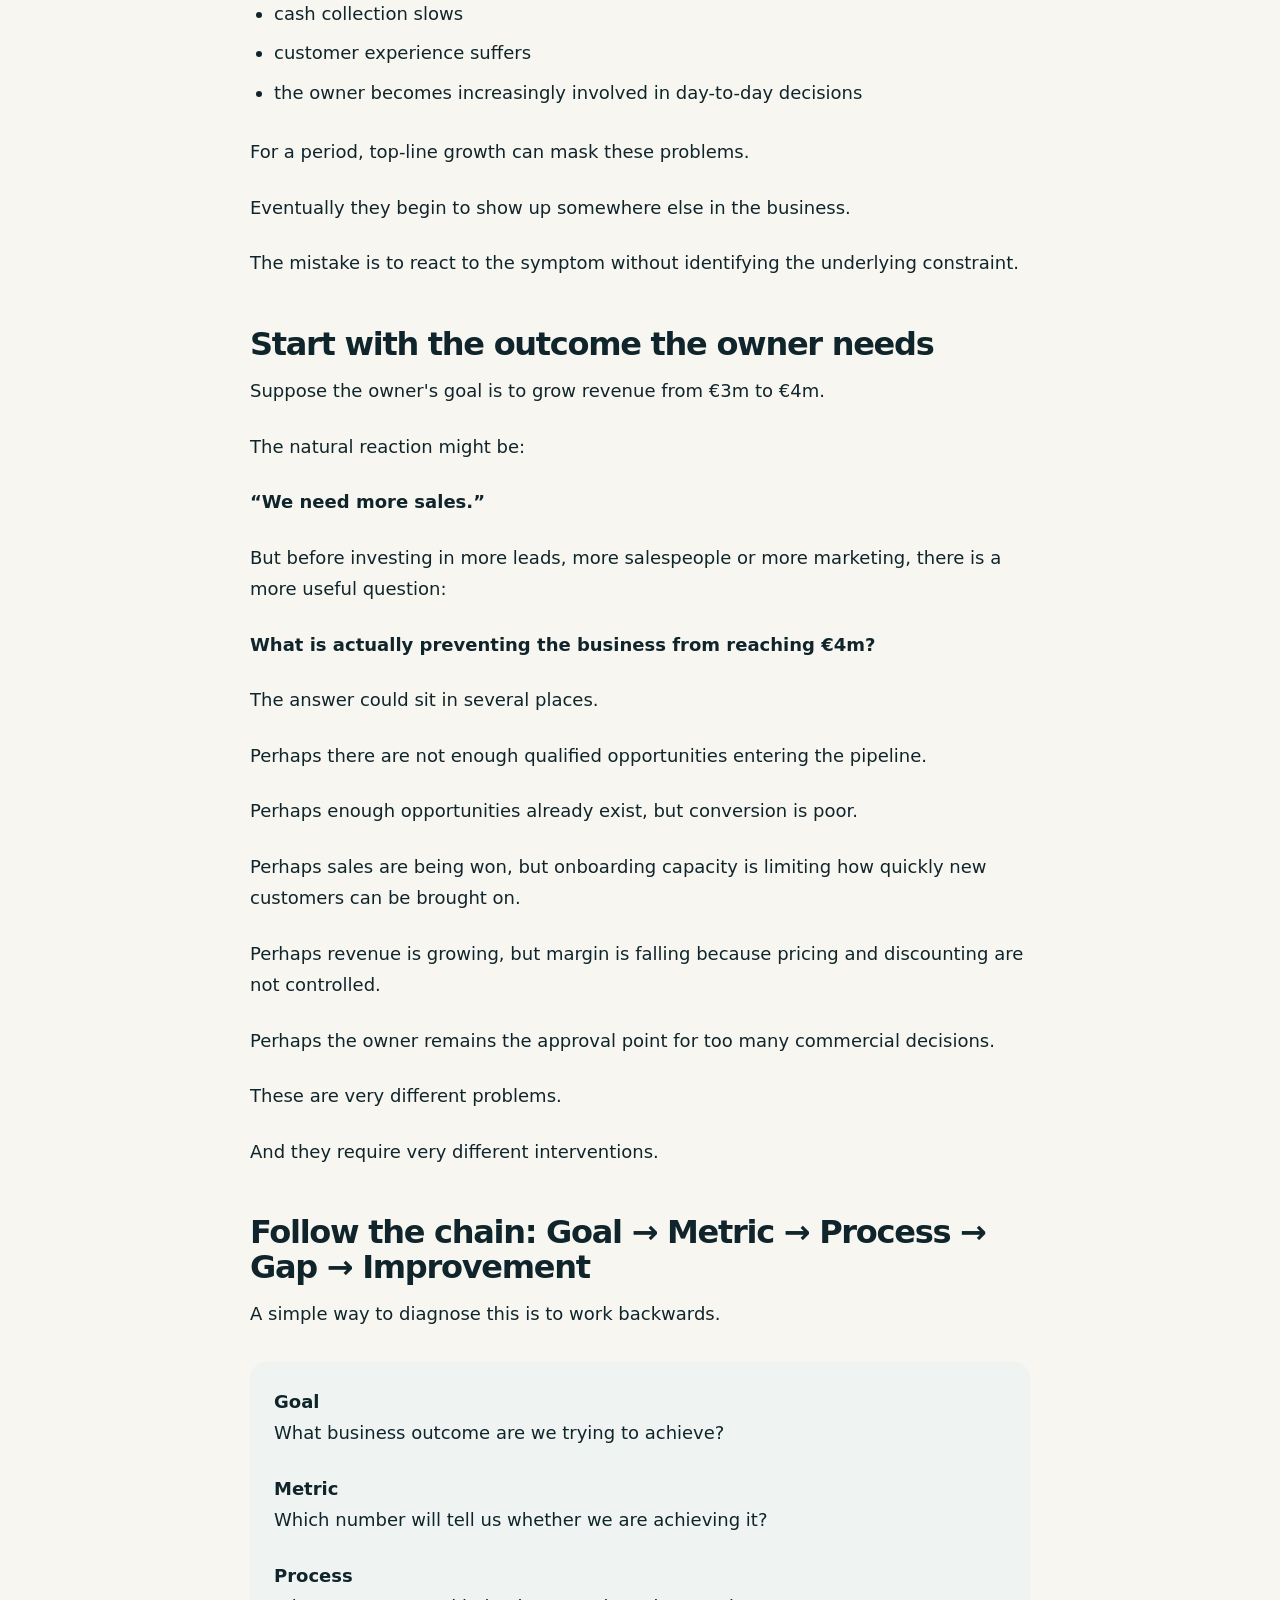
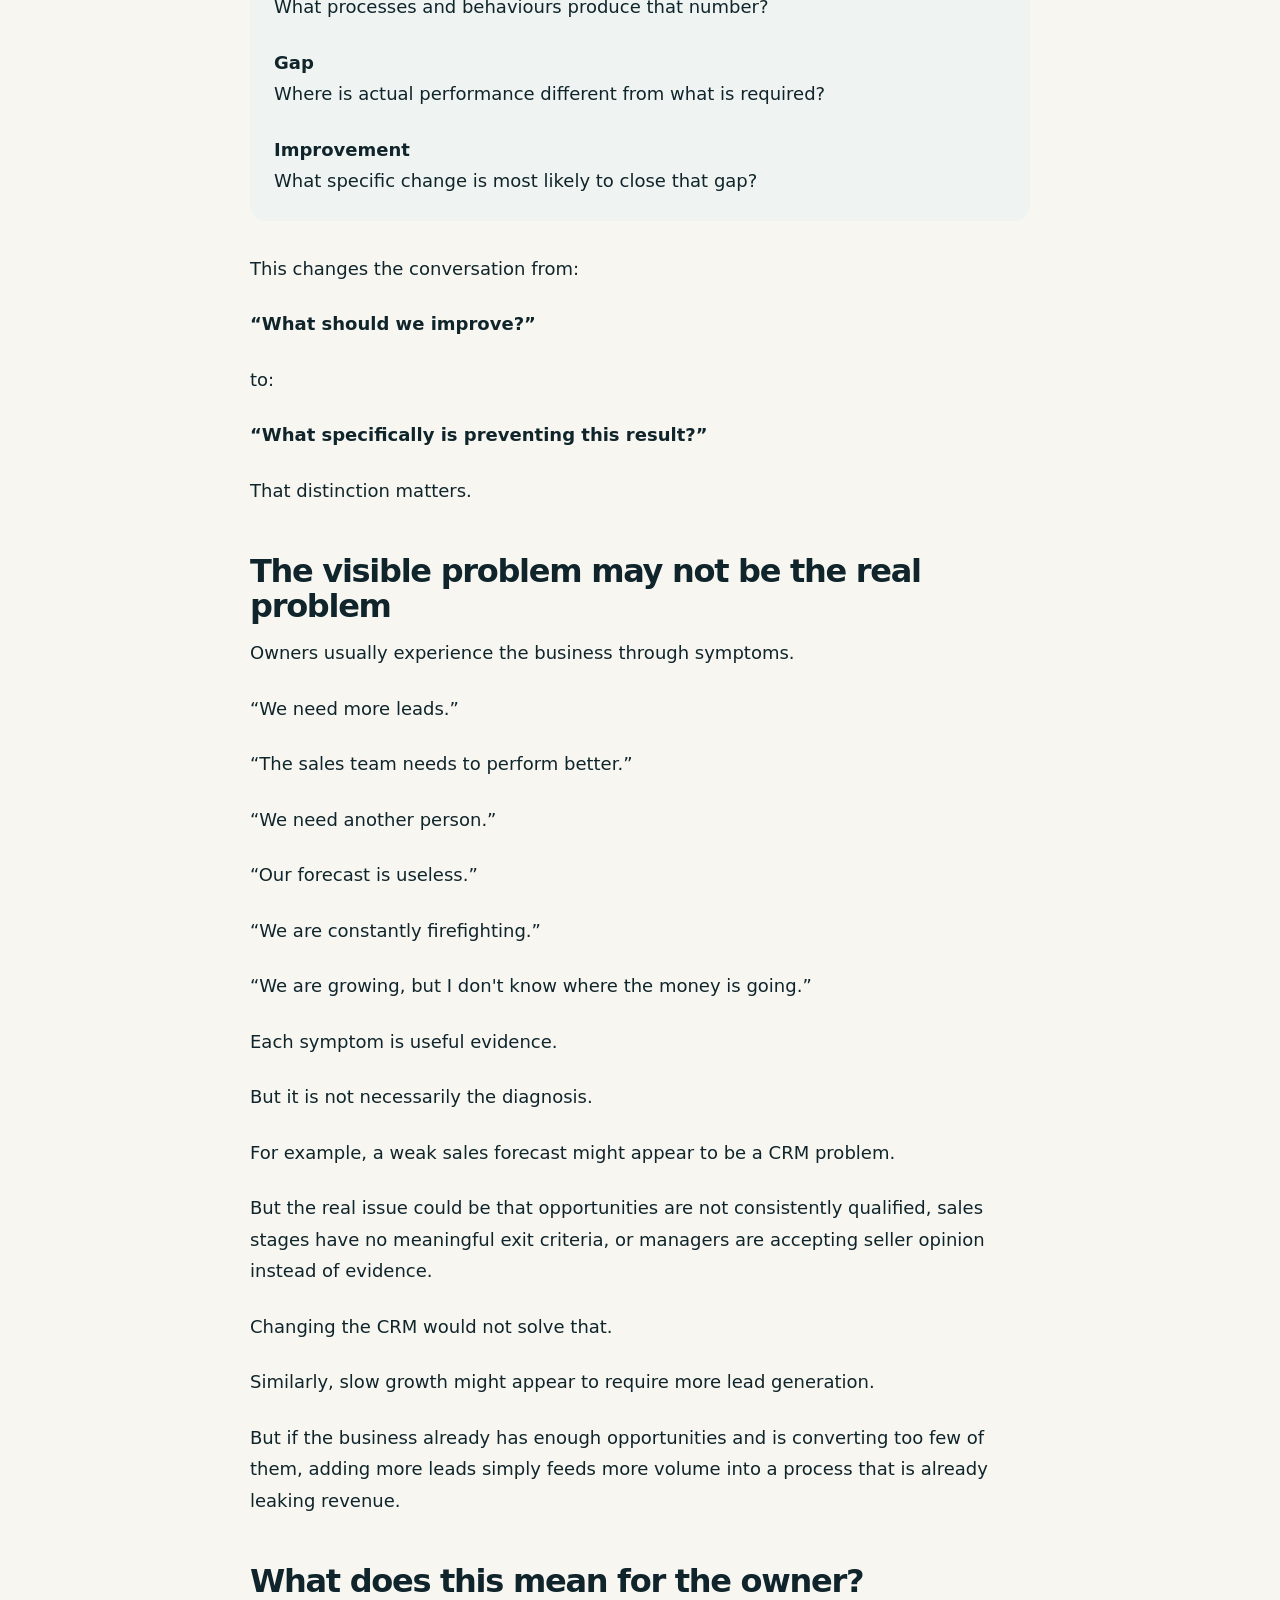
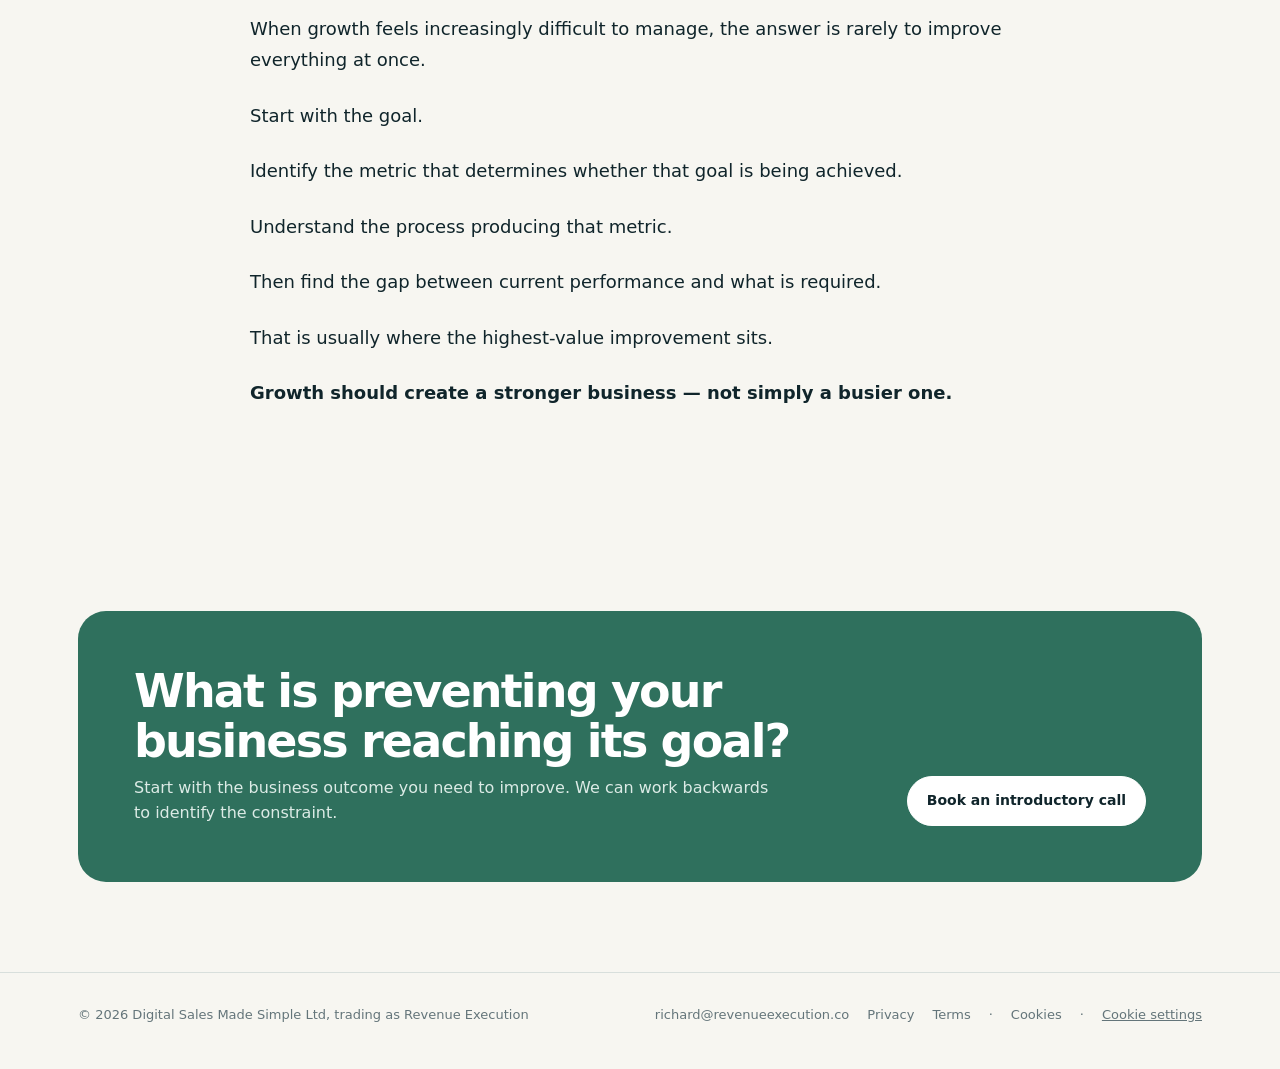
<file: resources/articles/revenue-growth-without-control.html>
<!doctype html>
<html lang="en">
<head>
<meta charset="utf-8">
<meta name="viewport" content="width=device-width, initial-scale=1">

<title>Revenue is growing. So why does the business still feel out of control? — Revenue Execution</title>

<meta name="description" content="Revenue growth can expose weaknesses in the commercial and operational system. Learn how to work backwards from the owner's goal to identify the real constraint.">

<link rel="icon" type="image/png" href="../../favicon.png">
<link rel="stylesheet" href="../../styles.css">

<style>
.article-wrap {
  max-width: 780px;
  margin: 0 auto;
}

.article-meta {
  color: #66777b;
  font-size: 14px;
  margin-top: 16px;
}

.article-body {
  font-size: 18px;
  line-height: 1.75;
}

.article-body h2 {
  margin-top: 48px;
  font-size: 32px;
}

.article-body p {
  margin: 0 0 24px;
}

.article-body ul {
  margin: 0 0 28px;
  padding-left: 24px;
}

.article-body li {
  margin-bottom: 8px;
}

.article-back {
  margin-bottom: 24px;
  font-weight: 750;
}

.article-framework {
  margin: 32px 0;
  padding: 24px;
  background: #eff3f1;
  border-radius: 16px;
}

.article-framework p:last-child {
  margin-bottom: 0;
}
</style>

</head>

<body>

<nav>
<div class="wrap navinner">

<a class="brand" href="../../index.html">
Revenue Execution
</a>

<div class="navlinks">
<a href="../../index.html">Home</a>
<a href="../../solutions.html">Solutions</a>
<a href="../../diagnostic.html">Diagnostic</a>
<a href="../../about.html">About</a>
<a class="active" href="../index.html">Resources</a>

<a
class="btn"
href="https://calendar.app.google/mh5X91ErPgUXtCqR7"
target="_blank"
rel="noopener">
Book an introductory call
</a>
</div>

</div>
</nav>


<header class="hero compact">

<div class="wrap">

<div class="article-wrap">

<div class="article-back">
<a href="../index.html">← Resources</a>
</div>

<div class="eyebrow">
Growth
</div>

<h1>
Revenue is growing. So why does the business still feel out of control?
</h1>

<p class="lead">
Revenue growth can hide weaknesses in the commercial and operational system. Sometimes growth is not the problem — it is exposing the constraint.
</p>

<div class="article-meta">
Revenue Execution · 6 min read
</div>

</div>

</div>

</header>


<section>

<div class="wrap">

<article class="article-wrap article-body">

<p>
Revenue growth should make a business stronger.
</p>

<p>
But sometimes the opposite seems to happen.
</p>

<p>
Sales are increasing. More customers are coming in. The team is busier.
</p>

<p>
Yet the owner feels less in control than before.
</p>

<p>
Cash is tighter than expected. Forecasts keep changing. People are stretched. Problems keep landing back on the owner's desk. And despite the growth, it is difficult to see clearly what is actually working.
</p>

<p>
That does not necessarily mean growth is the problem.
</p>

<p>
<strong>It may mean growth is exposing a constraint that was already there.</strong>
</p>


<h2>
Growth can hide what is happening underneath
</h2>

<p>
Revenue is an important outcome, but on its own it does not tell you whether the business is becoming stronger.
</p>

<p>A company can grow revenue while:</p>

<ul>
<li>margins deteriorate</li>
<li>customer acquisition becomes less efficient</li>
<li>the sales pipeline becomes less predictable</li>
<li>delivery capacity becomes overloaded</li>
<li>cash collection slows</li>
<li>customer experience suffers</li>
<li>the owner becomes increasingly involved in day-to-day decisions</li>
</ul>

<p>
For a period, top-line growth can mask these problems.
</p>

<p>
Eventually they begin to show up somewhere else in the business.
</p>

<p>
The mistake is to react to the symptom without identifying the underlying constraint.
</p>


<h2>
Start with the outcome the owner needs
</h2>

<p>
Suppose the owner's goal is to grow revenue from €3m to €4m.
</p>

<p>
The natural reaction might be:
</p>

<p>
<strong>“We need more sales.”</strong>
</p>

<p>
But before investing in more leads, more salespeople or more marketing, there is a more useful question:
</p>

<p>
<strong>What is actually preventing the business from reaching €4m?</strong>
</p>

<p>
The answer could sit in several places.
</p>

<p>
Perhaps there are not enough qualified opportunities entering the pipeline.
</p>

<p>
Perhaps enough opportunities already exist, but conversion is poor.
</p>

<p>
Perhaps sales are being won, but onboarding capacity is limiting how quickly new customers can be brought on.
</p>

<p>
Perhaps revenue is growing, but margin is falling because pricing and discounting are not controlled.
</p>

<p>
Perhaps the owner remains the approval point for too many commercial decisions.
</p>

<p>
These are very different problems.
</p>

<p>
And they require very different interventions.
</p>


<h2>
Follow the chain: Goal → Metric → Process → Gap → Improvement
</h2>

<p>
A simple way to diagnose this is to work backwards.
</p>

<div class="article-framework">

<p>
<strong>Goal</strong><br>
What business outcome are we trying to achieve?
</p>

<p>
<strong>Metric</strong><br>
Which number will tell us whether we are achieving it?
</p>

<p>
<strong>Process</strong><br>
What processes and behaviours produce that number?
</p>

<p>
<strong>Gap</strong><br>
Where is actual performance different from what is required?
</p>

<p>
<strong>Improvement</strong><br>
What specific change is most likely to close that gap?
</p>

</div>

<p>
This changes the conversation from:
</p>

<p>
<strong>“What should we improve?”</strong>
</p>

<p>
to:
</p>

<p>
<strong>“What specifically is preventing this result?”</strong>
</p>

<p>
That distinction matters.
</p>


<h2>
The visible problem may not be the real problem
</h2>

<p>
Owners usually experience the business through symptoms.
</p>

<p>
“We need more leads.”
</p>

<p>
“The sales team needs to perform better.”
</p>

<p>
“We need another person.”
</p>

<p>
“Our forecast is useless.”
</p>

<p>
“We are constantly firefighting.”
</p>

<p>
“We are growing, but I don't know where the money is going.”
</p>

<p>
Each symptom is useful evidence.
</p>

<p>
But it is not necessarily the diagnosis.
</p>

<p>
For example, a weak sales forecast might appear to be a CRM problem.
</p>

<p>
But the real issue could be that opportunities are not consistently qualified, sales stages have no meaningful exit criteria, or managers are accepting seller opinion instead of evidence.
</p>

<p>
Changing the CRM would not solve that.
</p>

<p>
Similarly, slow growth might appear to require more lead generation.
</p>

<p>
But if the business already has enough opportunities and is converting too few of them, adding more leads simply feeds more volume into a process that is already leaking revenue.
</p>


<h2>
What does this mean for the owner?
</h2>

<p>
When growth feels increasingly difficult to manage, the answer is rarely to improve everything at once.
</p>

<p>
Start with the goal.
</p>

<p>
Identify the metric that determines whether that goal is being achieved.
</p>

<p>
Understand the process producing that metric.
</p>

<p>
Then find the gap between current performance and what is required.
</p>

<p>
That is usually where the highest-value improvement sits.
</p>

<p>
<strong>Growth should create a stronger business — not simply a busier one.</strong>
</p>

</article>

</div>

</section>


<section class="cta">

<div class="wrap">

<div class="cta-box">

<div>

<h2>
What is preventing your business reaching its goal?
</h2>

<p>
Start with the business outcome you need to improve. We can work backwards to identify the constraint.
</p>

</div>

<a
class="btn"
href="https://calendar.app.google/mh5X91ErPgUXtCqR7"
target="_blank"
rel="noopener">
Book an introductory call
</a>

</div>

</div>

</section>


<footer>

<div class="wrap footer-inner">

<div>
© <span data-year></span>
Digital Sales Made Simple Ltd, trading as Revenue Execution
</div>

<div class="footer-links">

<a href="mailto:richard@revenueexecution.co">
richard@revenueexecution.co
</a>

<a href="../../privacy.html">
Privacy
</a>

<a href="../../terms.html">
Terms
</a>

</div>

</div>

</footer>

<script src="../../site.js"></script>

</body>
</html>
</file>
<file: styles.css>
:root{
  --ink:#10252b;
  --ink-2:#183a42;
  --paper:#f7f6f1;
  --white:#ffffff;
  --mint:#dcece5;
  --accent:#2f705d;
  --accent-dark:#235746;
  --muted:#64757a;
  --line:#d8dfdc;
  --warm:#ece7dc;
  --soft:#eff3f1;
}
*{box-sizing:border-box}
html{scroll-behavior:smooth}
body{margin:0;font-family:Inter,ui-sans-serif,system-ui,-apple-system,BlinkMacSystemFont,"Segoe UI",sans-serif;color:var(--ink);background:var(--paper);line-height:1.55;-webkit-font-smoothing:antialiased}
a{color:inherit;text-decoration:none}
img{max-width:100%;display:block}
.wrap{max-width:1180px;margin:0 auto;padding:0 28px}
nav{position:sticky;top:0;z-index:20;background:rgba(247,246,241,.95);backdrop-filter:blur(12px);border-bottom:1px solid rgba(16,37,43,.08)}
.navinner{min-height:78px;display:flex;align-items:center;justify-content:space-between;gap:24px}
.brand{font-weight:800;letter-spacing:-.02em;font-size:20px}
.navlinks{display:flex;gap:26px;align-items:center;font-size:14px;font-weight:650}
.navlinks a:not(.btn){padding:8px 0;border-bottom:2px solid transparent}
.navlinks a.active:not(.btn){border-color:var(--accent)}
.btn{display:inline-flex;align-items:center;justify-content:center;padding:13px 19px;border-radius:999px;background:var(--ink);color:#fff;font-weight:750;font-size:14px;border:1px solid var(--ink);transition:.2s ease;cursor:pointer}
.btn:hover{transform:translateY(-1px);background:var(--accent-dark);border-color:var(--accent-dark)}
.btn.alt{background:transparent;color:var(--ink)}
.btn.alt:hover{background:var(--white);border-color:var(--ink)}
.eyebrow{text-transform:uppercase;letter-spacing:.14em;font-size:12px;font-weight:850;color:var(--accent)}
.hero{padding:102px 0 86px}
.hero.compact{padding:82px 0 58px}
.hero-grid{display:grid;grid-template-columns:1.12fr .88fr;gap:70px;align-items:center}
h1{font-size:67px;line-height:1.02;letter-spacing:-.055em;margin:14px 0 26px;max-width:900px}
.hero.compact h1{font-size:58px}
.lead{font-size:20px;color:var(--ink-2);max-width:780px;margin-bottom:32px}
.actions{display:flex;gap:12px;flex-wrap:wrap}
.hero-card{background:var(--ink);color:white;border-radius:28px;padding:34px;box-shadow:0 22px 60px rgba(16,37,43,.16)}
.hero-card .label{font-size:12px;text-transform:uppercase;letter-spacing:.13em;color:#a9d2c4;font-weight:850}
.hero-card h3{font-size:29px;line-height:1.12;margin:12px 0 22px;letter-spacing:-.025em}
.flow{display:grid;gap:10px}
.flow div{padding:13px 14px;border:1px solid rgba(255,255,255,.16);border-radius:14px;background:rgba(255,255,255,.04);font-weight:650}
section{padding:88px 0}
.section-head{max-width:830px;margin-bottom:38px}
h2{font-size:46px;line-height:1.08;letter-spacing:-.04em;margin:10px 0 14px}
h3{letter-spacing:-.02em}
.section-head p{font-size:18px;color:var(--muted);margin:0}
.issues{display:grid;grid-template-columns:repeat(3,1fr);gap:18px}
.issue{display:block;background:var(--white);border:1px solid var(--line);padding:27px;border-radius:20px;min-height:235px;transition:box-shadow .18s ease,border-color .18s ease,transform .18s ease}
.issue:hover,.issue:focus-visible{border-color:var(--accent);box-shadow:inset 0 0 0 2px var(--accent),0 10px 28px rgba(16,37,43,.07);transform:translateY(-2px);outline:none}
.issue .n{font-size:12px;font-weight:900;color:var(--accent);letter-spacing:.13em}
.issue h3{font-size:23px;line-height:1.16;letter-spacing:-.025em;margin:13px 0 12px}
.issue p{margin:0;color:var(--muted);font-size:15.5px}
.issue .more{display:inline-block;margin-top:16px;color:var(--accent-dark);font-weight:750;font-size:14px}
.cred-strip{margin-top:28px;border-top:1px solid var(--line);border-bottom:1px solid var(--line);padding:18px 0;display:flex;gap:22px;align-items:center;justify-content:space-between;flex-wrap:wrap;color:var(--muted);font-size:13px}
.cred-strip b{color:var(--ink);font-size:14px}
.cred-logos{font-weight:750;letter-spacing:.025em;color:var(--ink-2)}
.method{background:var(--ink);color:white}
.method .section-head p{color:#b9c7c9}
.steps{display:grid;grid-template-columns:repeat(3,1fr);gap:18px}
.step{border:1px solid rgba(255,255,255,.15);border-radius:20px;padding:28px;background:rgba(255,255,255,.035)}
.step span{font-size:12px;color:#9ed0c0;font-weight:900;letter-spacing:.12em}
.step h3{font-size:26px;margin:12px 0 9px}
.step p{color:#c4d0d2;margin:0}
.diagnostic{background:var(--mint)}
.diag-grid{display:grid;grid-template-columns:.95fr 1.05fr;gap:70px;align-items:start}
.diag-box{background:white;border-radius:24px;padding:30px;border:1px solid rgba(47,112,93,.18)}
.diag-list{display:grid;gap:14px;margin-top:8px}
.diag-row{display:grid;grid-template-columns:140px 1fr;gap:18px;padding:14px 0;border-bottom:1px solid var(--line)}
.diag-row:last-child{border-bottom:0}
.diag-row b{font-size:14px}.diag-row span{color:var(--muted);font-size:14px}
.system-grid{display:grid;grid-template-columns:.84fr 1.16fr;gap:70px;align-items:center}
.system-map{display:grid;grid-template-columns:repeat(3,1fr);gap:10px}
.pill{background:white;border:1px solid var(--line);padding:15px 12px;border-radius:14px;text-align:center;font-weight:700;font-size:14px}
.proof{background:var(--warm)}
.proof-grid{display:grid;grid-template-columns:1fr 1fr;gap:50px;align-items:start}
blockquote{margin:0;background:white;border-radius:22px;padding:29px;font-size:20px;line-height:1.45;border:1px solid rgba(16,37,43,.08)}
blockquote small{display:block;margin-top:18px;font-size:13px;color:var(--muted);font-weight:700}
.cta{padding:90px 0}
.cta-box{background:var(--accent);color:white;border-radius:28px;padding:56px;display:flex;align-items:end;justify-content:space-between;gap:40px}
.cta-box h2{margin:0 0 10px;max-width:720px}.cta-box p{margin:0;color:#dcebe6;max-width:650px}.cta-box .btn{background:white;color:var(--ink);border-color:white;white-space:nowrap}
.grid-2{display:grid;grid-template-columns:1fr 1fr;gap:22px}
.card{background:var(--white);border:1px solid var(--line);border-radius:20px;padding:28px}.card h3{font-size:25px;margin:0 0 10px}.card p{color:var(--muted);margin:0}.card ul{color:var(--muted);padding-left:19px;margin:14px 0 0}.card li{margin:7px 0}
.fit-note{margin-top:24px;padding:22px 24px;border-radius:18px;background:var(--soft);border:1px solid var(--line)}.fit-note b{display:block;margin-bottom:5px}.fit-note p{margin:0;color:var(--muted)}
.solution-tabs{display:grid;grid-template-columns:repeat(3,1fr);gap:12px;margin:28px 0 22px}
.solution-tabs button{border:1px solid var(--line);background:var(--white);color:var(--ink);border-radius:16px;padding:16px 17px;text-align:left;cursor:pointer;font:inherit;transition:.18s ease}
.solution-tabs button:hover{transform:translateY(-1px);border-color:var(--accent)}.solution-tabs button.active{background:var(--accent);border-color:var(--accent);color:#fff}.solution-tabs strong{display:block;font-size:16px;margin-bottom:3px}.solution-tabs span{font-size:12.5px;opacity:.78}
.solution-flow{display:none}.solution-flow.active{display:block}
.solution-flow-head{background:var(--mint);border:1px solid rgba(47,112,93,.17);border-radius:24px;padding:30px;margin-bottom:16px}.solution-flow-head h2{font-size:36px;margin:7px 0 10px}.solution-flow-head p{font-size:17px;margin:0;color:var(--ink-2);max-width:900px}
.customer-flow{display:grid;grid-template-columns:repeat(4,1fr);gap:14px}
.customer-step{background:var(--white);border:1px solid var(--line);border-radius:20px;padding:24px;min-height:238px;position:relative;box-shadow:0 8px 20px rgba(16,37,43,.035)}
.customer-step::after{content:"→";position:absolute;right:-12px;top:50%;transform:translateY(-50%);color:var(--accent);font-size:18px;font-weight:900;z-index:2}.customer-step:last-child::after{display:none}
.customer-step .flow-label{display:inline-block;font-size:11px;font-weight:900;letter-spacing:.11em;text-transform:uppercase;color:var(--accent);margin-bottom:10px}.customer-step h3{margin:0 0 9px;font-size:21px;line-height:1.14}.customer-step p{margin:0;color:var(--muted);font-size:14px}.customer-step ul{margin:10px 0 0;padding-left:18px;color:var(--muted);font-size:13.5px}.customer-step li{margin:5px 0}.customer-step.measure-step{background:var(--ink);border-color:var(--ink);color:#fff}.customer-step.measure-step .flow-label{color:#9ed0c0}.customer-step.measure-step p,.customer-step.measure-step li{color:#c6d3d5}
.flow-example{margin-top:16px;background:var(--warm);border:1px solid rgba(16,37,43,.08);border-radius:18px;padding:20px 22px;display:grid;grid-template-columns:140px 1fr;gap:18px}.flow-example b{font-size:12px;text-transform:uppercase;letter-spacing:.1em;color:var(--accent-dark)}.flow-example span{color:var(--ink-2);font-size:14.5px}
.timeline{display:grid;gap:14px}.timeline-item{display:grid;grid-template-columns:60px 1fr;gap:18px;align-items:start}.timeline-item .num{height:46px;width:46px;border-radius:50%;background:var(--ink);color:white;display:grid;place-items:center;font-weight:850}.timeline-item h3{margin:1px 0 6px;font-size:22px}.timeline-item p{margin:0;color:var(--muted)}
.about-grid{display:grid;grid-template-columns:.9fr 1.1fr;gap:60px;align-items:start}.logo-line{font-weight:800;letter-spacing:.08em;line-height:2;color:var(--ink-2)}.testimonials{display:grid;grid-template-columns:repeat(2,1fr);gap:18px}.testimonials blockquote{font-size:17px}
.legal{max-width:860px}.legal h2{font-size:31px;margin-top:38px}.legal h3{font-size:20px;margin-top:28px}.legal p,.legal li{color:var(--ink-2)}.legal ul{padding-left:22px}
footer{border-top:1px solid var(--line);padding:32px 0 44px;color:var(--muted);font-size:13px}.footer-inner{display:flex;justify-content:space-between;gap:24px;flex-wrap:wrap}.footer-links{display:flex;gap:18px;flex-wrap:wrap}
@media(max-width:960px){.hero-grid,.diag-grid,.system-grid,.proof-grid,.about-grid{grid-template-columns:1fr}.issues,.steps,.grid-2,.testimonials{grid-template-columns:1fr 1fr}.customer-flow{grid-template-columns:1fr 1fr}.customer-step:nth-child(2)::after{display:none}.solution-tabs{grid-template-columns:1fr 1fr}h1{font-size:49px}.hero.compact h1{font-size:45px}.navlinks a:not(.btn){display:none}.cta-box{align-items:start;flex-direction:column}}
@media(max-width:620px){.issues,.steps,.grid-2,.testimonials,.solution-tabs,.customer-flow{grid-template-columns:1fr}.customer-step::after{display:none}h1{font-size:41px}.hero.compact h1{font-size:39px}.hero{padding-top:70px}.wrap{padding:0 20px}.cta-box{padding:34px}.diag-row,.flow-example{grid-template-columns:1fr}section{padding:68px 0}h2{font-size:38px}.navinner{min-height:70px}.brand{font-size:18px}.navlinks .btn{padding:11px 14px;font-size:13px}}
</file>
